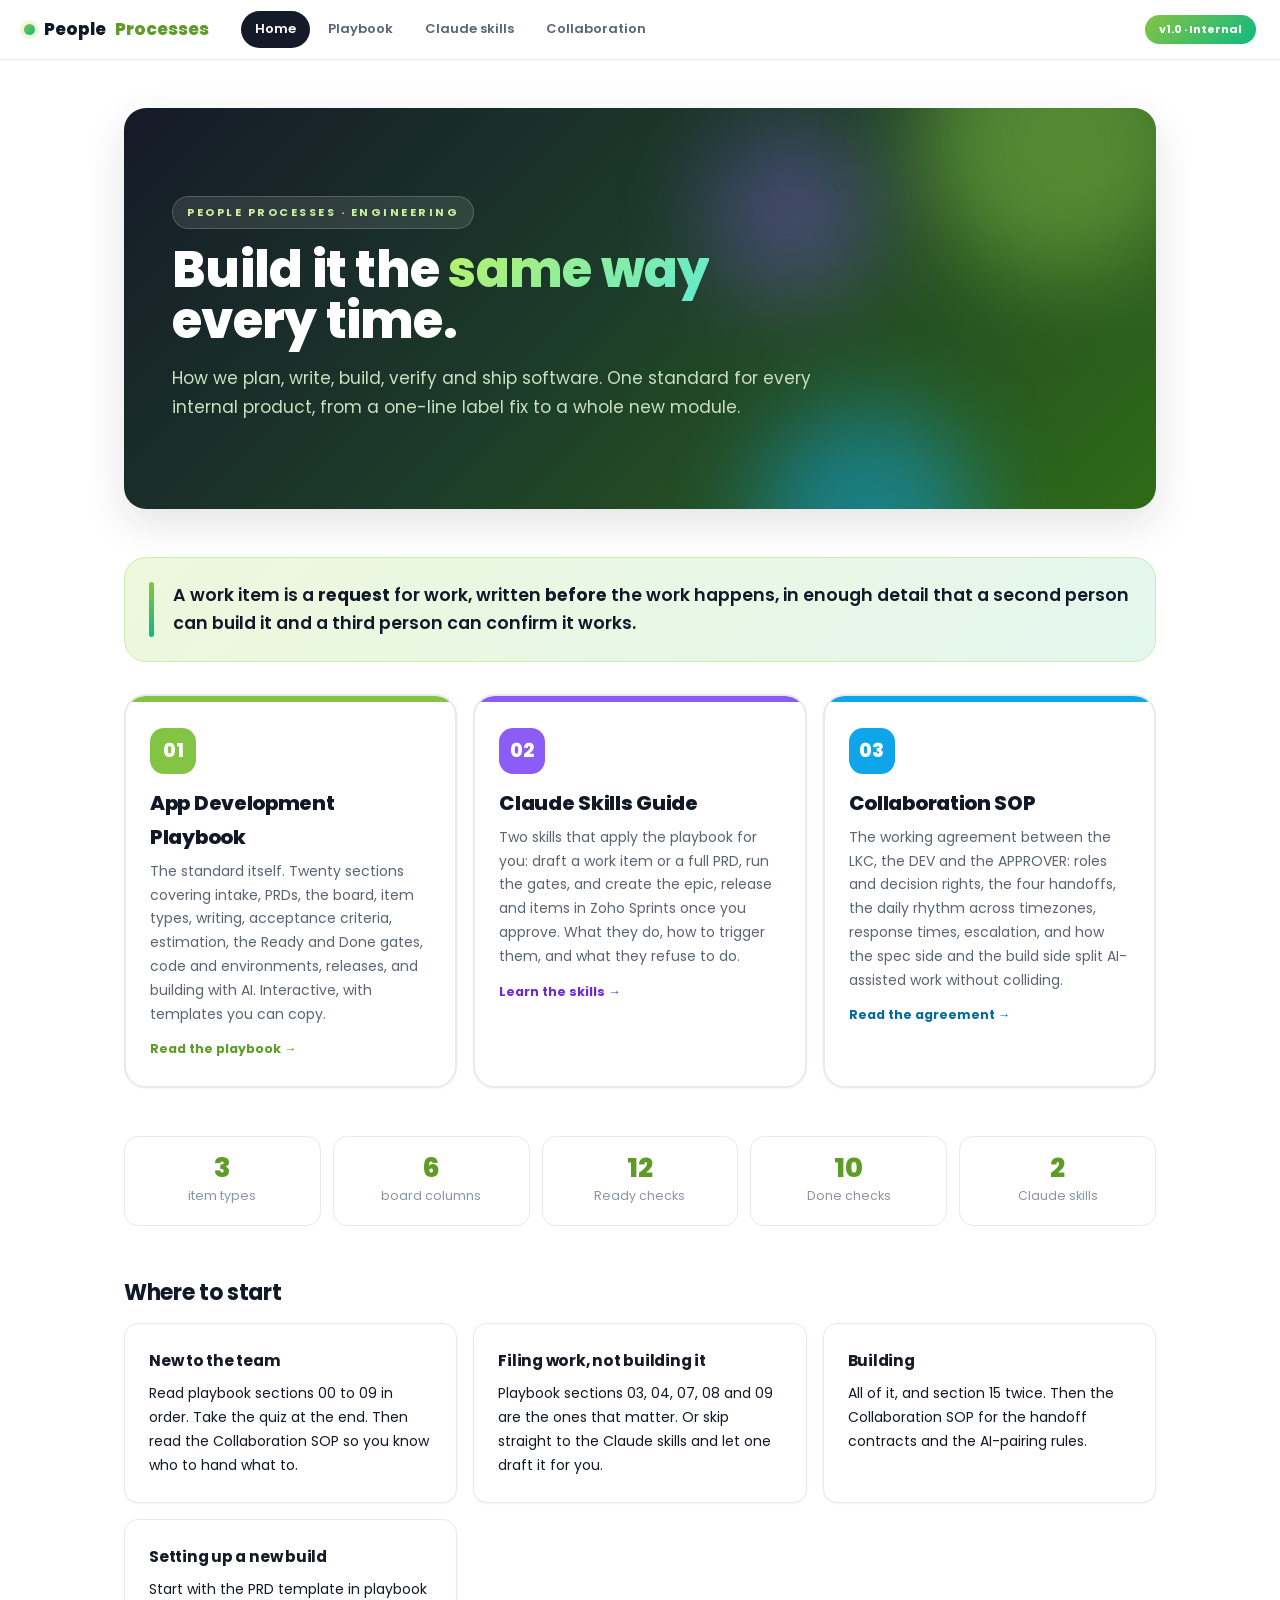
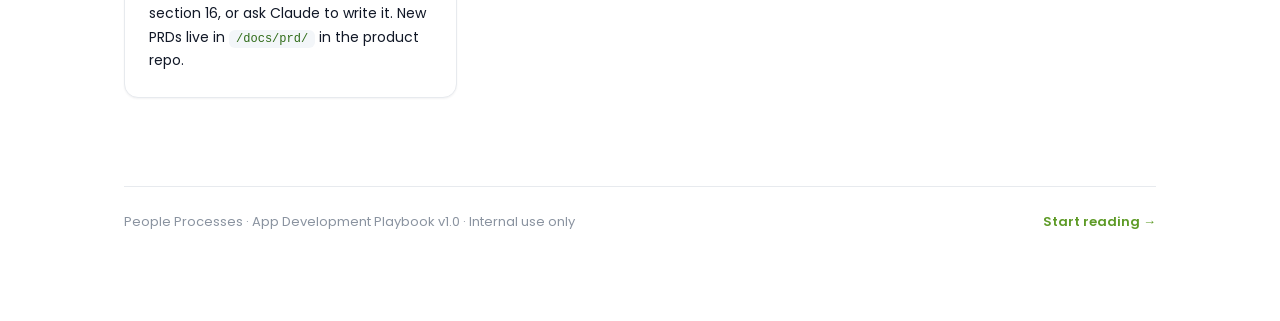
<file: index.html>
<!DOCTYPE html>
<html lang="en">
<head>
<meta charset="utf-8">
<meta name="viewport" content="width=device-width, initial-scale=1">
<title>Engineering Docs · People Processes</title>
<meta name="description" content="How People Processes plans, writes, builds, verifies and ships software.">
<link rel="preconnect" href="https://fonts.googleapis.com">
<link rel="preconnect" href="https://fonts.gstatic.com" crossorigin>
<link href="https://fonts.googleapis.com/css2?family=Poppins:wght@400;500;600;700;800&display=swap" rel="stylesheet">
<link rel="stylesheet" href="assets/site.css">
</head>
<body>

<div class="topbar">
  <div class="brand"><span class="dot"></span>People<span>Processes</span></div>
  <nav class="sitenav">
    <a href="index.html" class="here">Home</a>
    <a href="playbook.html">Playbook</a>
    <a href="skills.html">Claude skills</a>
    <a href="collaboration.html">Collaboration</a>
  </nav>
  <div class="chip-v">v1.0 · Internal</div>
</div>

<div class="landing">

  <div class="lhero">
    <div class="blob b1"></div><div class="blob b2"></div><div class="blob b3"></div>
    <div class="z">
      <span class="kicker">People Processes · Engineering</span>
      <h1>Build it the <em>same way</em><br>every time.</h1>
      <p>How we plan, write, build, verify and ship software. One standard for every internal
      product, from a one-line label fix to a whole new module.</p>
    </div>
  </div>

  <p class="creed">A work item is a <b>request</b> for work, written <b>before</b> the work happens,
  in enough detail that a second person can build it and a third person can confirm it works.</p>

  <div class="cardgrid">
    <a class="bigcard" href="playbook.html" style="--acc:var(--lime);--acc-d:var(--lime-d)">
      <div class="ic">01</div>
      <h3>App Development Playbook</h3>
      <p>The standard itself. Twenty sections covering intake, PRDs, the board, item types, writing,
      acceptance criteria, estimation, the Ready and Done gates, code and environments, releases, and
      building with AI. Interactive, with templates you can copy.</p>
      <span class="go">Read the playbook &#8594;</span>
    </a>

    <a class="bigcard" href="skills.html" style="--acc:var(--violet);--acc-d:#6D28D9">
      <div class="ic">02</div>
      <h3>Claude Skills Guide</h3>
      <p>Two skills that apply the playbook for you: draft a work item or a full PRD, run the gates,
      and create the epic, release and items in Zoho Sprints once you approve. What they do, how to
      trigger them, and what they refuse to do.</p>
      <span class="go">Learn the skills &#8594;</span>
    </a>

    <a class="bigcard" href="collaboration.html" style="--acc:var(--cyan);--acc-d:#0369A1">
      <div class="ic">03</div>
      <h3>Collaboration SOP</h3>
      <p>The working agreement between the LKC, the DEV and the APPROVER: roles and decision rights,
      the four handoffs, the daily rhythm across timezones, response times, escalation, and how the
      spec side and the build side split AI-assisted work without colliding.</p>
      <span class="go">Read the agreement &#8594;</span>
    </a>
  </div>

  <div class="stats">
    <div class="stat"><b>3</b><span>item types</span></div>
    <div class="stat"><b>6</b><span>board columns</span></div>
    <div class="stat"><b>12</b><span>Ready checks</span></div>
    <div class="stat"><b>10</b><span>Done checks</span></div>
    <div class="stat"><b>2</b><span>Claude skills</span></div>
  </div>

  <h3 style="font-size:22px;margin-bottom:var(--s3)">Where to start</h3>
  <div class="grid2">
    <div class="card">
      <h4>New to the team</h4>
      <p style="font-size:14px;margin:0">Read playbook sections 00 to 09 in order. Take the quiz at
      the end. Then read the Collaboration SOP so you know who to hand what to.</p>
    </div>
    <div class="card">
      <h4>Filing work, not building it</h4>
      <p style="font-size:14px;margin:0">Playbook sections 03, 04, 07, 08 and 09 are the ones that
      matter. Or skip straight to the Claude skills and let one draft it for you.</p>
    </div>
    <div class="card">
      <h4>Building</h4>
      <p style="font-size:14px;margin:0">All of it, and section 15 twice. Then the Collaboration SOP
      for the handoff contracts and the AI-pairing rules.</p>
    </div>
    <div class="card">
      <h4>Setting up a new build</h4>
      <p style="font-size:14px;margin:0">Start with the PRD template in playbook section 16, or ask
      Claude to write it. New PRDs live in <code>/docs/prd/</code> in the product repo.</p>
    </div>
  </div>

  <div class="pagefoot">
    <span>People Processes · App Development Playbook v1.0 · Internal use only</span>
    <a href="playbook.html">Start reading &#8594;</a>
  </div>
</div>

<script src="assets/site.js"></script>
</body>
</html>
</file>
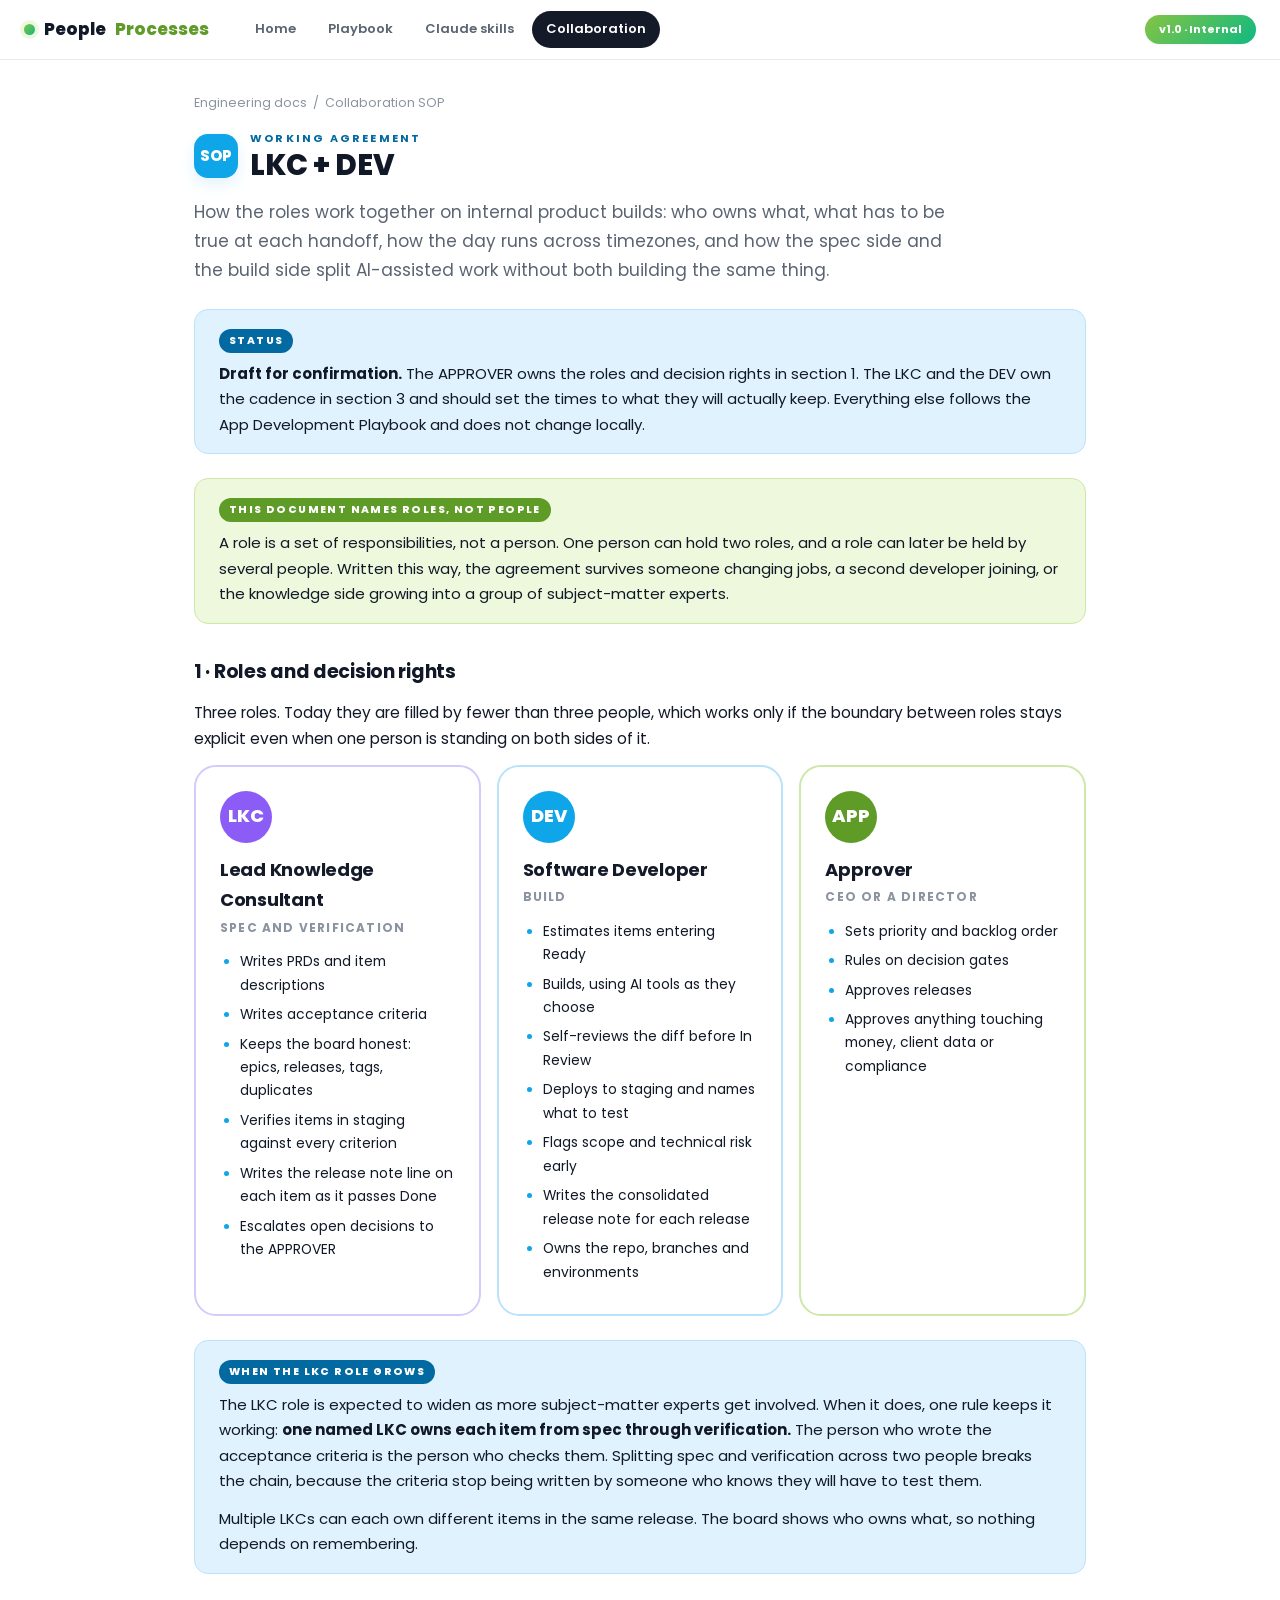
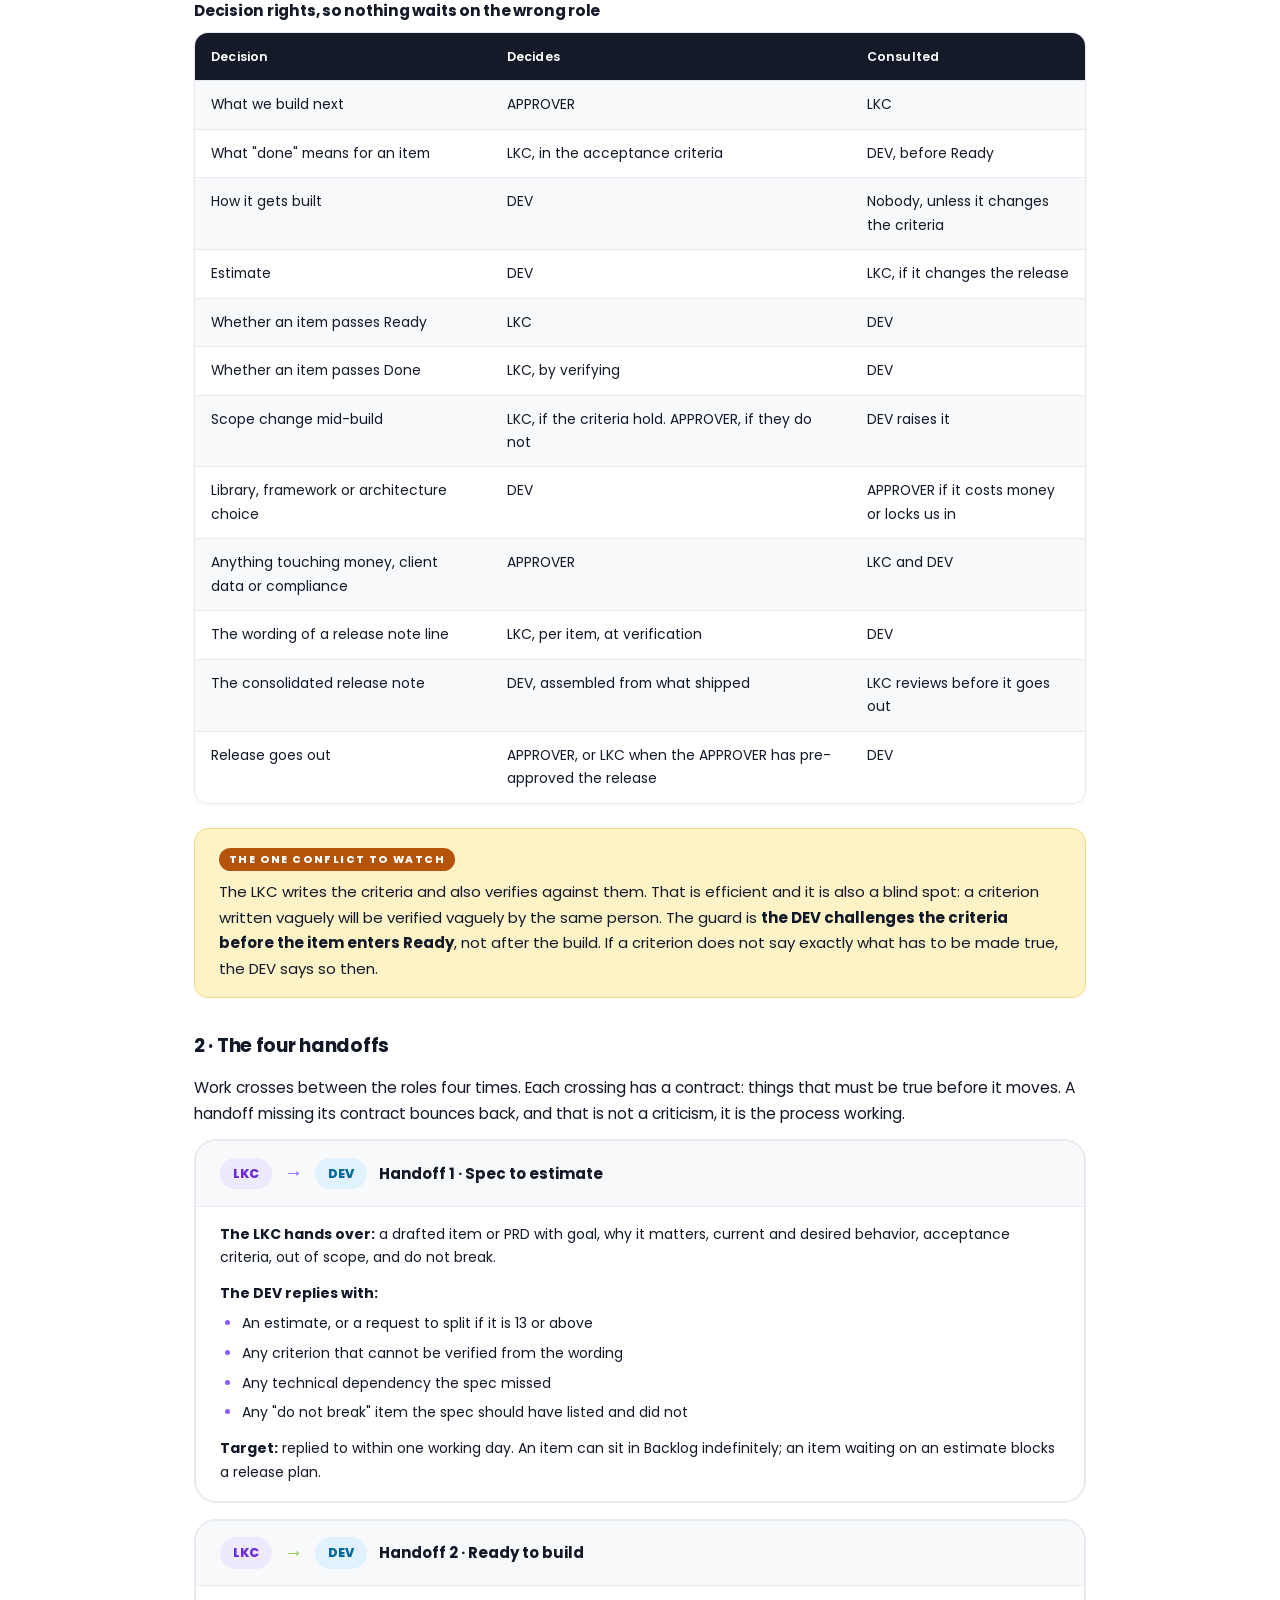
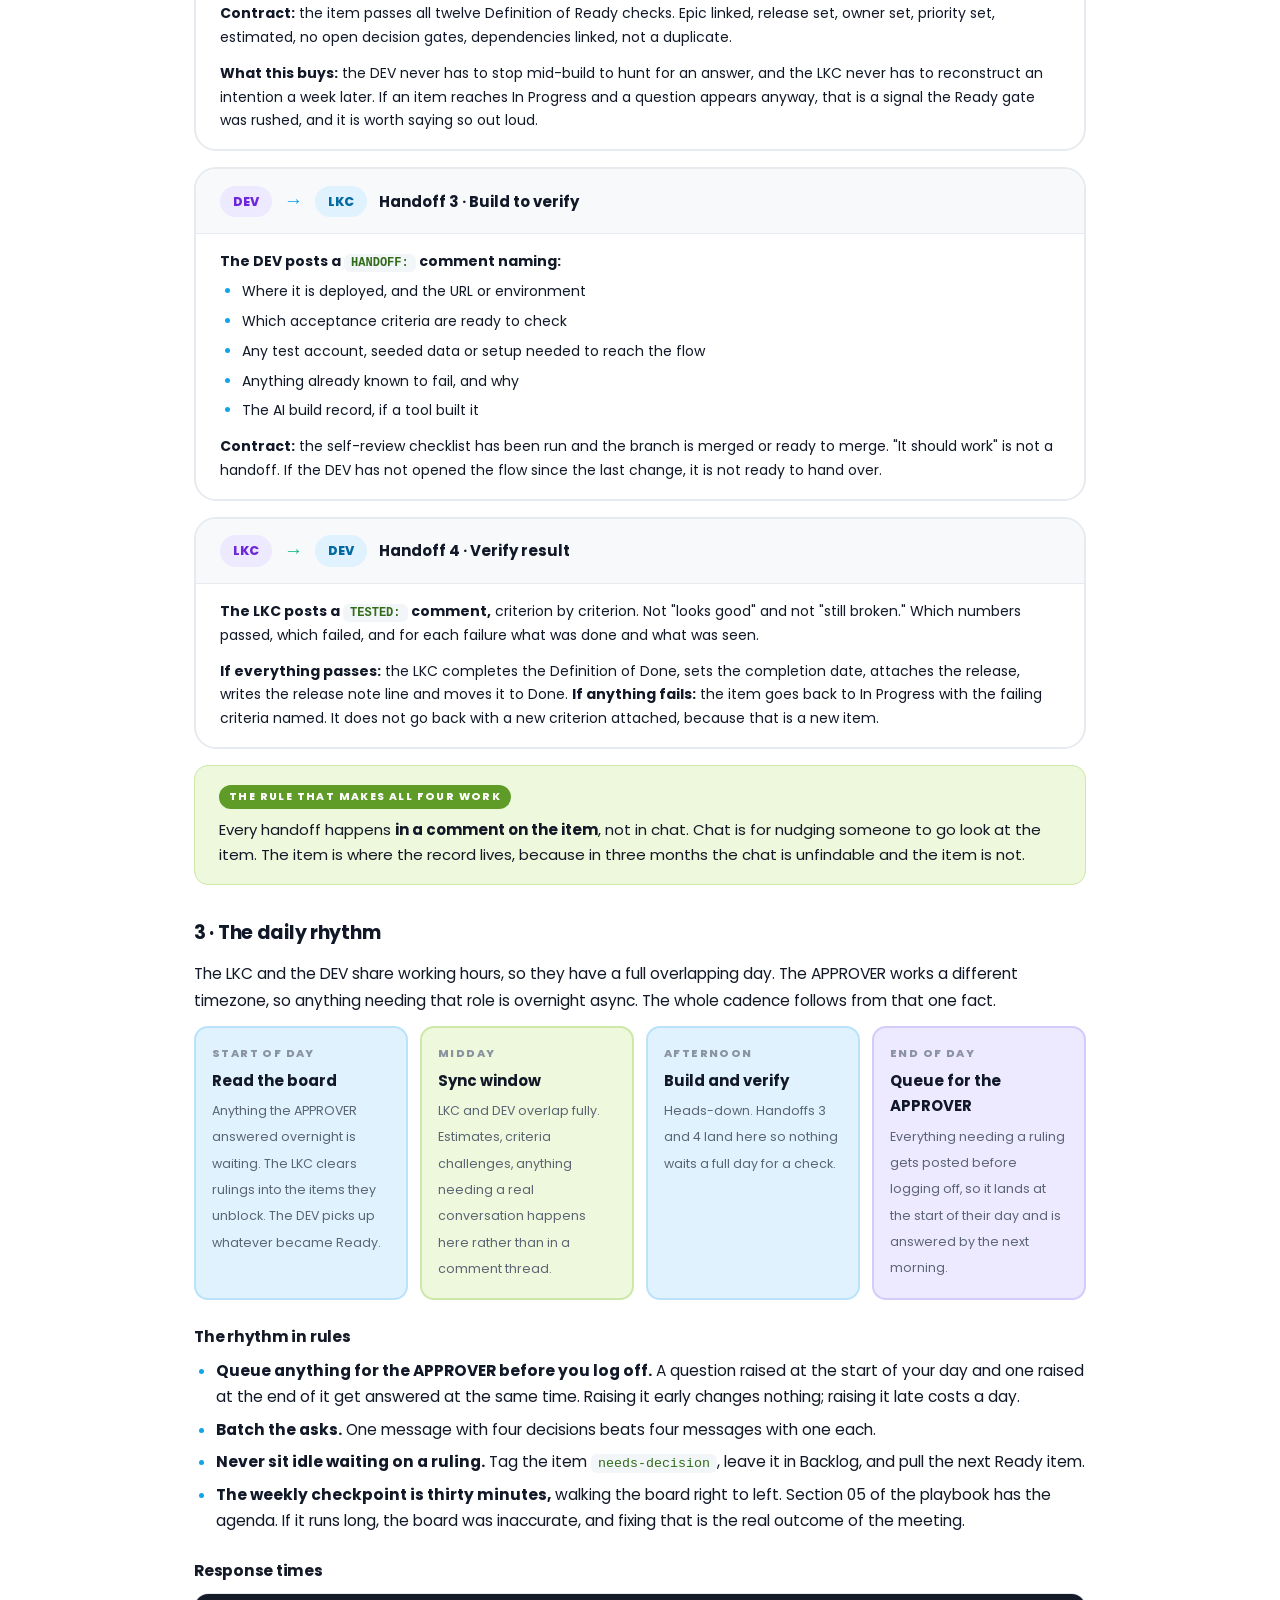
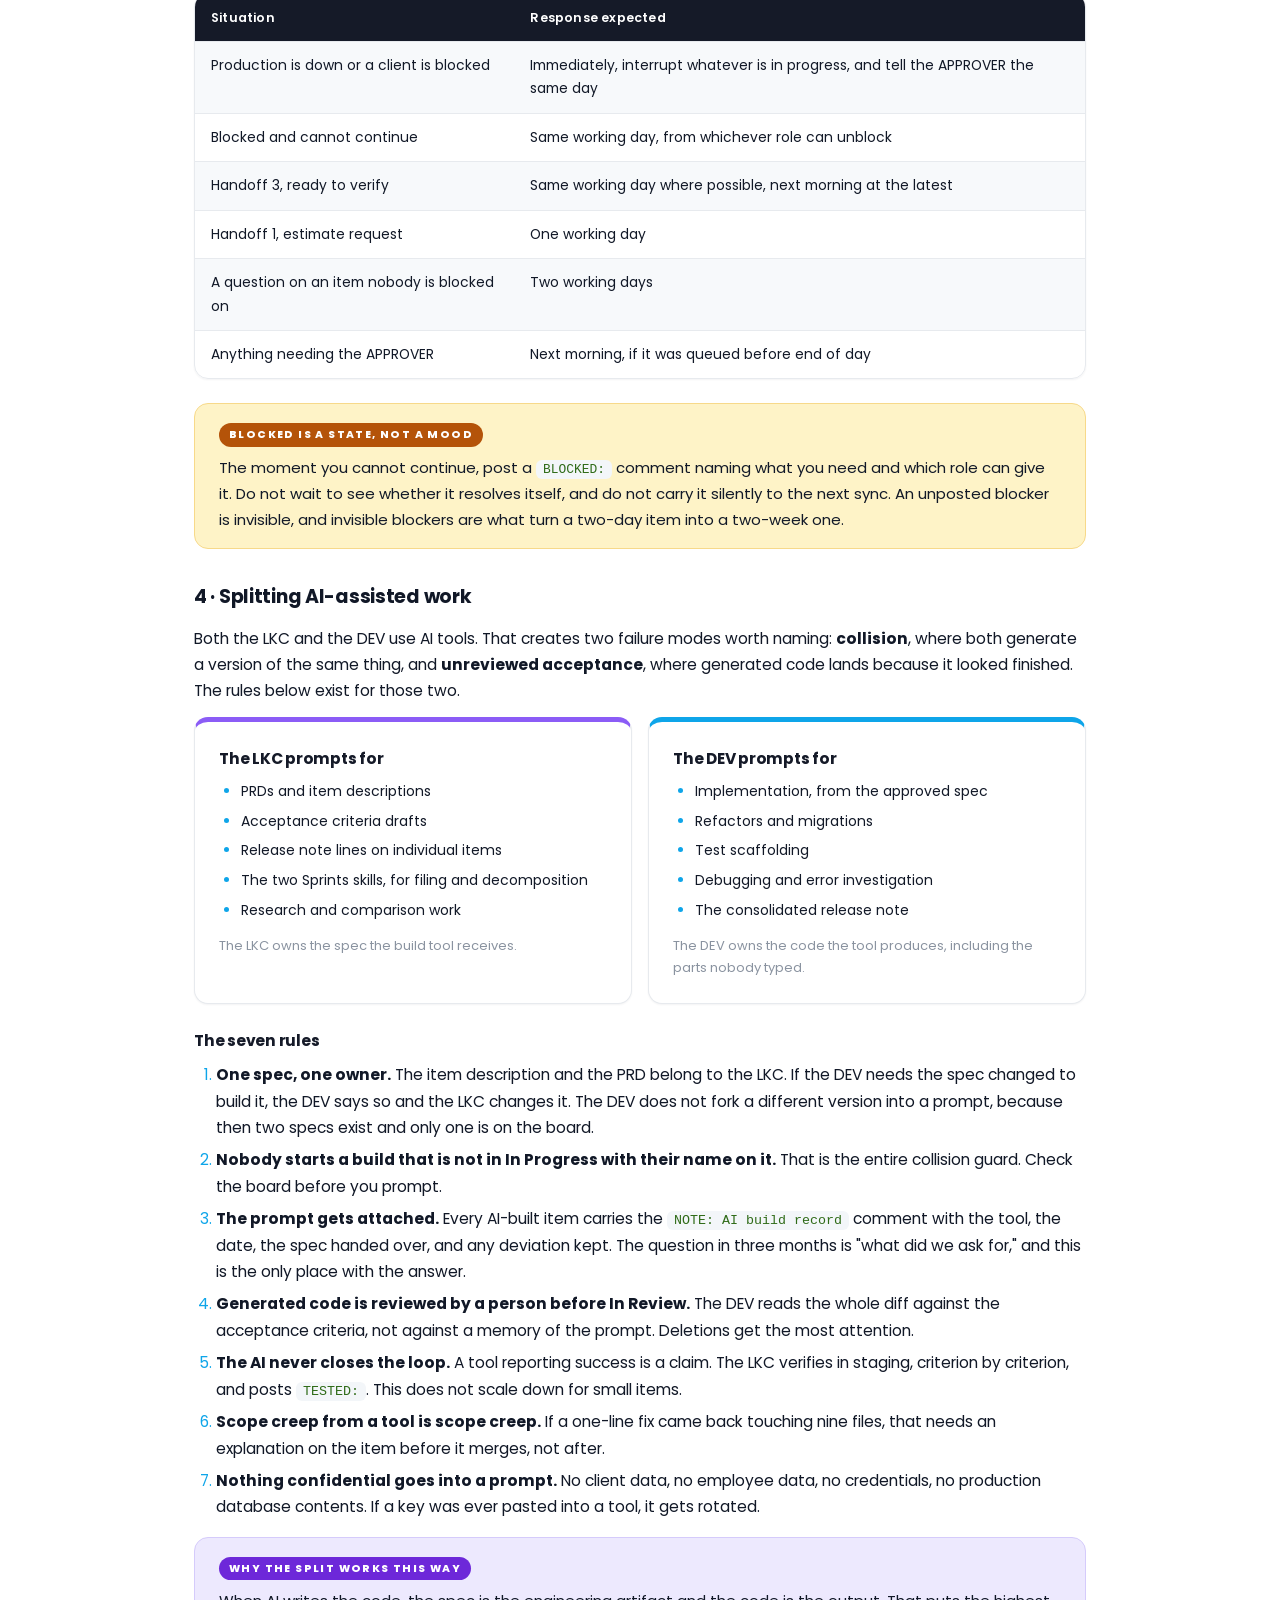
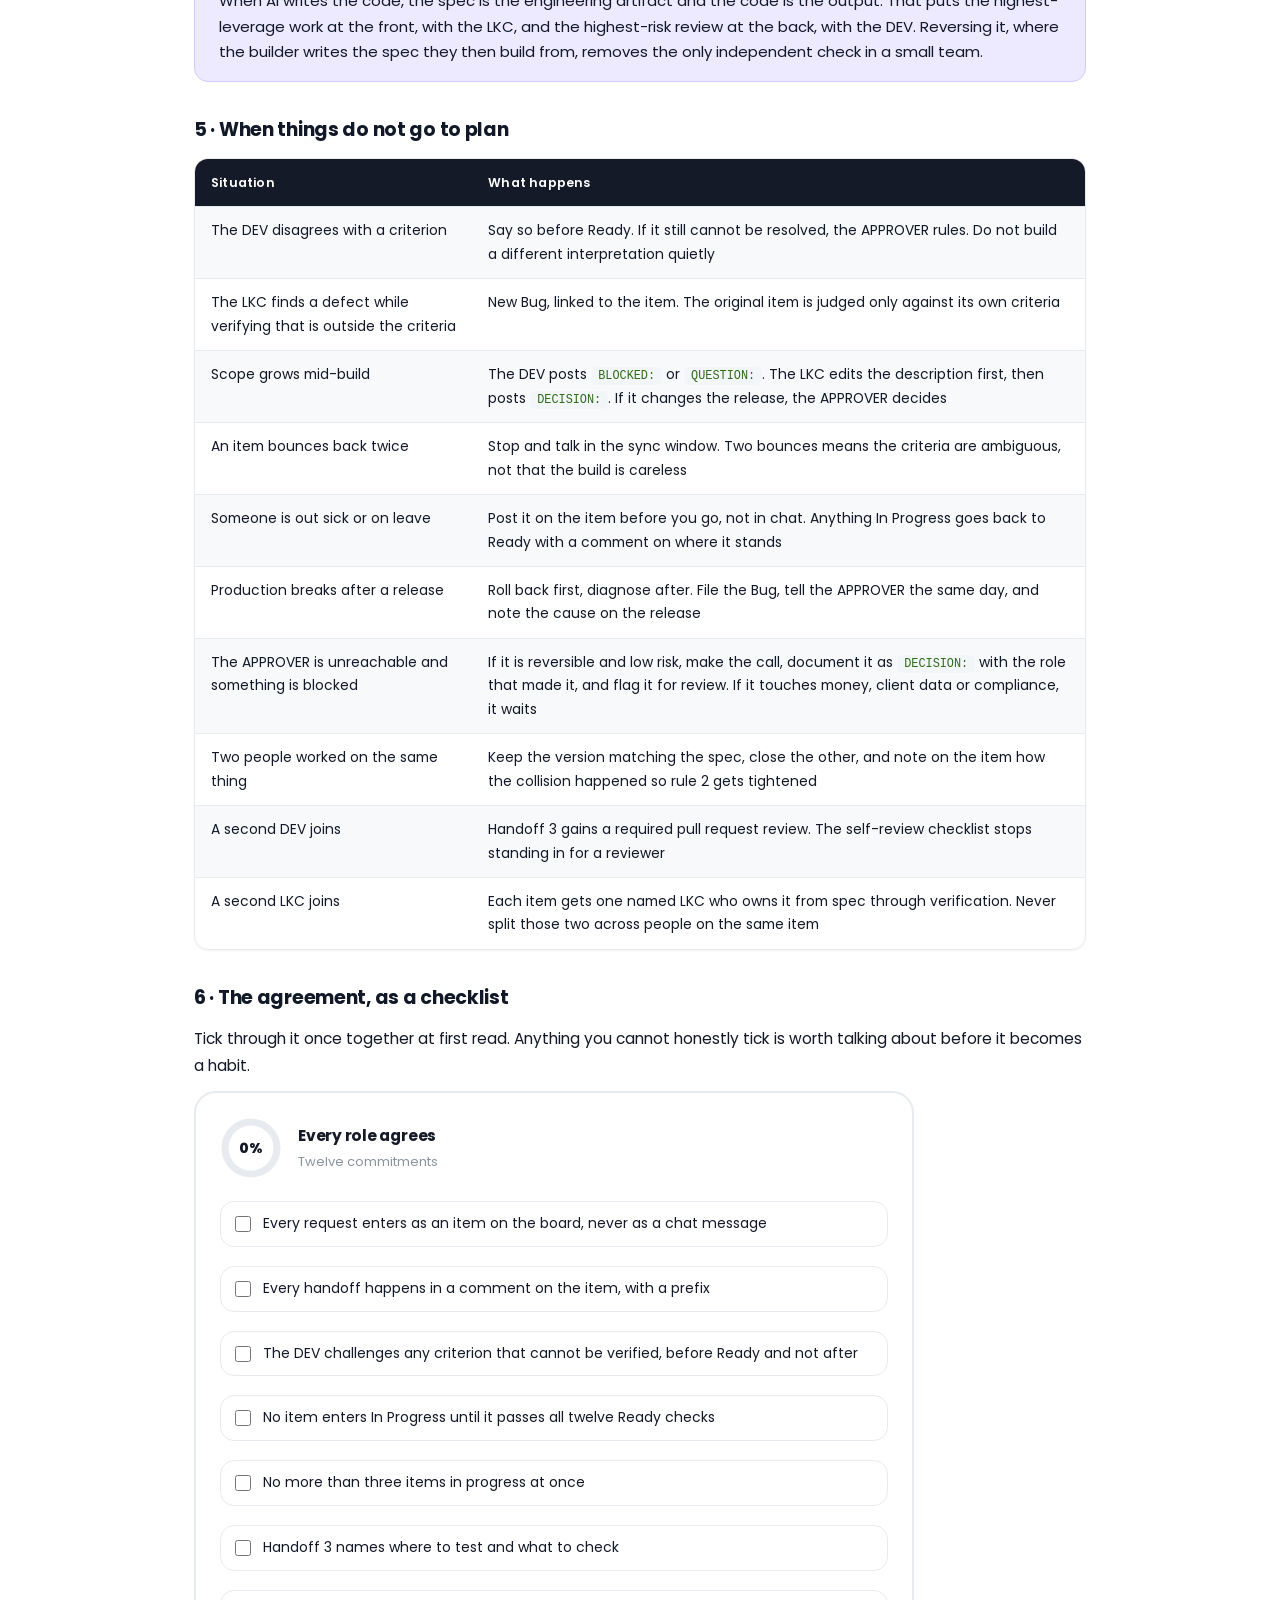
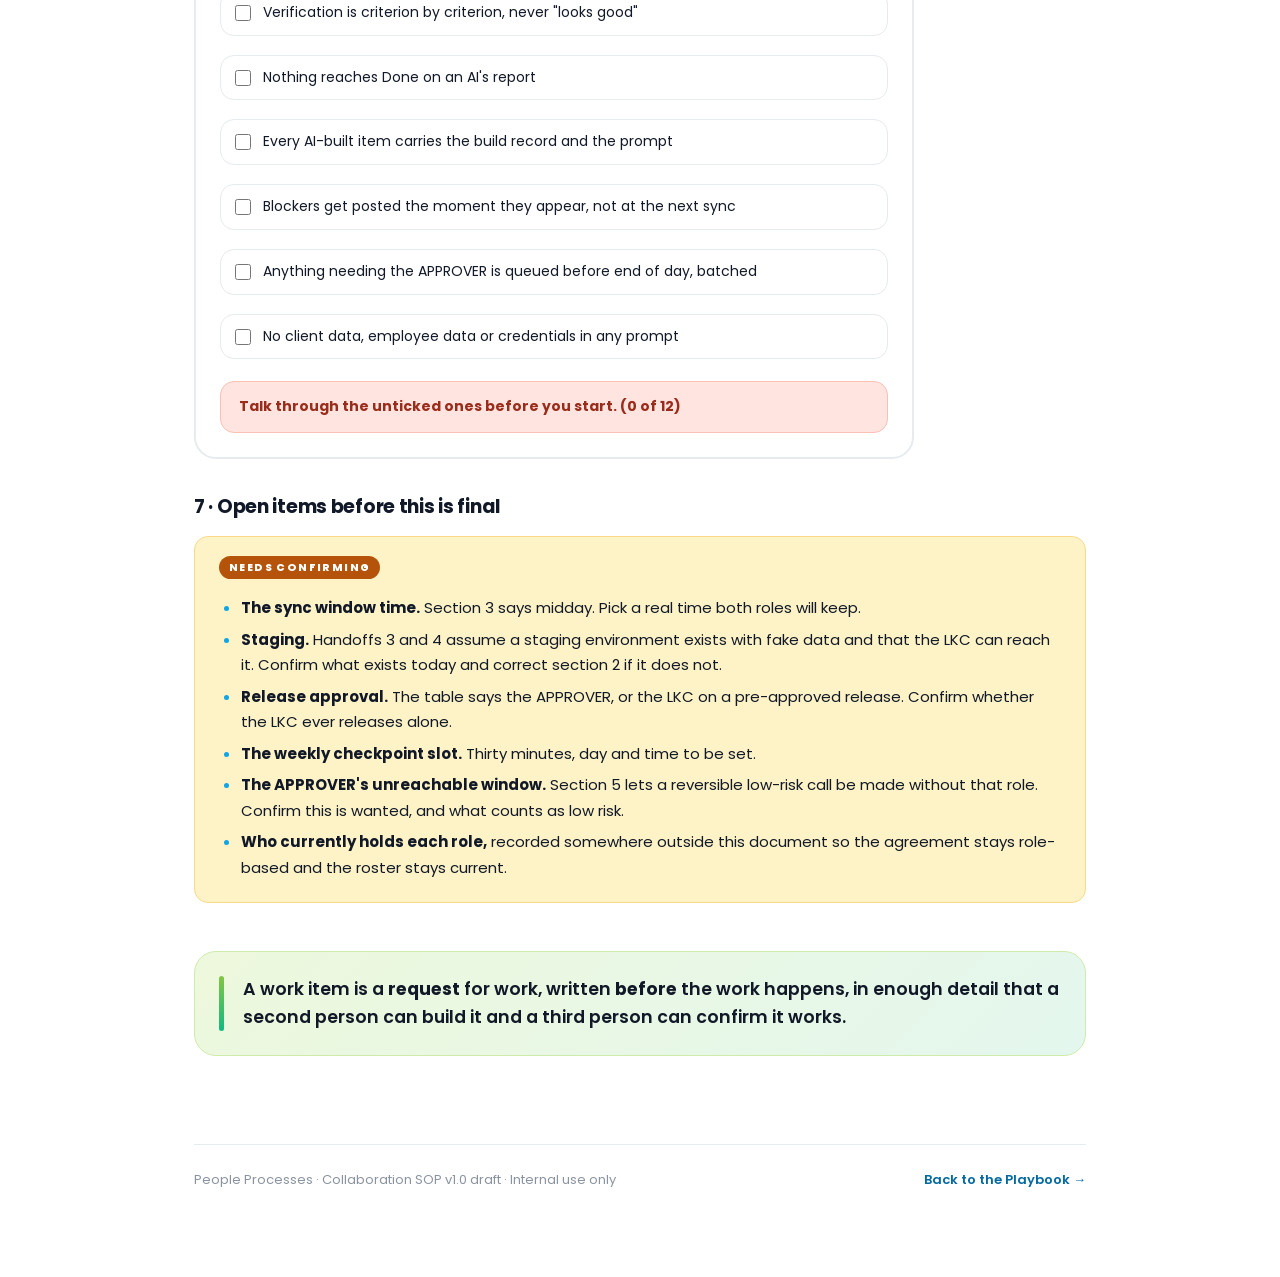
<file: collaboration.html>
<!DOCTYPE html>
<html lang="en">
<head>
<meta charset="utf-8">
<meta name="viewport" content="width=device-width, initial-scale=1">
<title>Collaboration SOP · People Processes</title>
<meta name="description" content="The working agreement between the LKC, the DEV and the APPROVER: roles, handoffs, async cadence, escalation and AI-pairing rules.">
<link rel="preconnect" href="https://fonts.googleapis.com">
<link rel="preconnect" href="https://fonts.gstatic.com" crossorigin>
<link href="https://fonts.googleapis.com/css2?family=Poppins:wght@400;500;600;700;800&display=swap" rel="stylesheet">
<link rel="stylesheet" href="assets/site.css">
</head>
<body>

<div id="bar"></div>
<div id="confetti"></div>

<div class="topbar">
  <div class="brand"><span class="dot"></span>People<span>Processes</span></div>
  <nav class="sitenav">
    <a href="index.html">Home</a>
    <a href="playbook.html">Playbook</a>
    <a href="skills.html">Claude skills</a>
    <a href="collaboration.html" class="here">Collaboration</a>
  </nav>
  <div class="chip-v">v1.0 · Internal</div>
</div>

<div class="docwrap" style="--acc:var(--cyan);--acc-l:var(--cyan-l);--acc-d:#0369A1">
  <div class="crumb"><a href="index.html">Engineering docs</a> &nbsp;/&nbsp; Collaboration SOP</div>

  <div class="sechead">
    <div class="secnum">SOP</div>
    <div><div class="sectag">Working agreement</div><h2>LKC + DEV</h2></div>
  </div>

  <p class="lead">How the roles work together on internal product builds: who owns what, what has to
  be true at each handoff, how the day runs across timezones, and how the spec side and the build side
  split AI-assisted work without both building the same thing.</p>

  <div class="callout c-info">
    <span class="tag">Status</span>
    <p><b>Draft for confirmation.</b> The APPROVER owns the roles and decision rights in section 1.
    The LKC and the DEV own the cadence in section 3 and should set the times to what they will
    actually keep. Everything else follows the App Development Playbook and does not change locally.</p>
  </div>

  <div class="callout c-tip">
    <span class="tag">This document names roles, not people</span>
    <p>A role is a set of responsibilities, not a person. One person can hold two roles, and a role can
    later be held by several people. Written this way, the agreement survives someone changing jobs,
    a second developer joining, or the knowledge side growing into a group of subject-matter experts.</p>
  </div>

  <!-- ═══ 1 ROLES ═══ -->
  <h3>1 · Roles and decision rights</h3>
  <p>Three roles. Today they are filled by fewer than three people, which works only if the boundary
  between roles stays explicit even when one person is standing on both sides of it.</p>

  <div class="roles">
    <div class="role r-d">
      <div class="av">LKC</div>
      <h4>Lead Knowledge Consultant</h4>
      <div class="who">Spec and verification</div>
      <ul>
        <li>Writes PRDs and item descriptions</li>
        <li>Writes acceptance criteria</li>
        <li>Keeps the board honest: epics, releases, tags, duplicates</li>
        <li>Verifies items in staging against every criterion</li>
        <li>Writes the release note line on each item as it passes Done</li>
        <li>Escalates open decisions to the APPROVER</li>
      </ul>
    </div>
    <div class="role r-l">
      <div class="av">DEV</div>
      <h4>Software Developer</h4>
      <div class="who">Build</div>
      <ul>
        <li>Estimates items entering Ready</li>
        <li>Builds, using AI tools as they choose</li>
        <li>Self-reviews the diff before In Review</li>
        <li>Deploys to staging and names what to test</li>
        <li>Flags scope and technical risk early</li>
        <li>Writes the consolidated release note for each release</li>
        <li>Owns the repo, branches and environments</li>
      </ul>
    </div>
    <div class="role r-r">
      <div class="av">APP</div>
      <h4>Approver</h4>
      <div class="who">CEO or a Director</div>
      <ul>
        <li>Sets priority and backlog order</li>
        <li>Rules on decision gates</li>
        <li>Approves releases</li>
        <li>Approves anything touching money, client data or compliance</li>
      </ul>
    </div>
  </div>

  <div class="callout c-info">
    <span class="tag">When the LKC role grows</span>
    <p>The LKC role is expected to widen as more subject-matter experts get involved. When it does, one
    rule keeps it working: <b>one named LKC owns each item from spec through verification.</b> The
    person who wrote the acceptance criteria is the person who checks them. Splitting spec and
    verification across two people breaks the chain, because the criteria stop being written by
    someone who knows they will have to test them.</p>
    <p style="margin-bottom:0">Multiple LKCs can each own different items in the same release. The
    board shows who owns what, so nothing depends on remembering.</p>
  </div>

  <h4>Decision rights, so nothing waits on the wrong role</h4>
  <div class="tablewrap"><table>
    <tr><th>Decision</th><th>Decides</th><th>Consulted</th></tr>
    <tr><td>What we build next</td><td>APPROVER</td><td>LKC</td></tr>
    <tr><td>What "done" means for an item</td><td>LKC, in the acceptance criteria</td><td>DEV, before Ready</td></tr>
    <tr><td>How it gets built</td><td>DEV</td><td>Nobody, unless it changes the criteria</td></tr>
    <tr><td>Estimate</td><td>DEV</td><td>LKC, if it changes the release</td></tr>
    <tr><td>Whether an item passes Ready</td><td>LKC</td><td>DEV</td></tr>
    <tr><td>Whether an item passes Done</td><td>LKC, by verifying</td><td>DEV</td></tr>
    <tr><td>Scope change mid-build</td><td>LKC, if the criteria hold. APPROVER, if they do not</td><td>DEV raises it</td></tr>
    <tr><td>Library, framework or architecture choice</td><td>DEV</td><td>APPROVER if it costs money or locks us in</td></tr>
    <tr><td>Anything touching money, client data or compliance</td><td>APPROVER</td><td>LKC and DEV</td></tr>
    <tr><td>The wording of a release note line</td><td>LKC, per item, at verification</td><td>DEV</td></tr>
    <tr><td>The consolidated release note</td><td>DEV, assembled from what shipped</td><td>LKC reviews before it goes out</td></tr>
    <tr><td>Release goes out</td><td>APPROVER, or LKC when the APPROVER has pre-approved the release</td><td>DEV</td></tr>
  </table></div>

  <div class="callout c-warn">
    <span class="tag">The one conflict to watch</span>
    <p>The LKC writes the criteria and also verifies against them. That is efficient and it is also a
    blind spot: a criterion written vaguely will be verified vaguely by the same person. The guard is
    <b>the DEV challenges the criteria before the item enters Ready</b>, not after the build. If a
    criterion does not say exactly what has to be made true, the DEV says so then.</p>
  </div>

  <!-- ═══ 2 HANDOFFS ═══ -->
  <h3>2 · The four handoffs</h3>
  <p>Work crosses between the roles four times. Each crossing has a contract: things that must be true
  before it moves. A handoff missing its contract bounces back, and that is not a criticism, it is the
  process working.</p>

  <div class="handoff" style="--acc:var(--violet)">
    <div class="hh"><span class="from">LKC</span><span class="ar">&#8594;</span><span class="to">DEV</span>
      <b>Handoff 1 · Spec to estimate</b></div>
    <div class="hb">
      <p style="font-size:14px"><b>The LKC hands over:</b> a drafted item or PRD with goal, why it
      matters, current and desired behavior, acceptance criteria, out of scope, and do not break.</p>
      <p style="font-size:14px;margin-bottom:6px"><b>The DEV replies with:</b></p>
      <ul style="font-size:14px;margin:0">
        <li>An estimate, or a request to split if it is 13 or above</li>
        <li>Any criterion that cannot be verified from the wording</li>
        <li>Any technical dependency the spec missed</li>
        <li>Any "do not break" item the spec should have listed and did not</li>
      </ul>
      <p style="font-size:14px;margin:var(--s3) 0 0"><b>Target:</b> replied to within one working day.
      An item can sit in Backlog indefinitely; an item waiting on an estimate blocks a release plan.</p>
    </div>
  </div>

  <div class="handoff" style="--acc:var(--lime)">
    <div class="hh"><span class="from">LKC</span><span class="ar">&#8594;</span><span class="to">DEV</span>
      <b>Handoff 2 · Ready to build</b></div>
    <div class="hb">
      <p style="font-size:14px"><b>Contract:</b> the item passes all twelve Definition of Ready checks.
      Epic linked, release set, owner set, priority set, estimated, no open decision gates,
      dependencies linked, not a duplicate.</p>
      <p style="font-size:14px;margin:0"><b>What this buys:</b> the DEV never has to stop mid-build to
      hunt for an answer, and the LKC never has to reconstruct an intention a week later. If an item
      reaches In Progress and a question appears anyway, that is a signal the Ready gate was rushed,
      and it is worth saying so out loud.</p>
    </div>
  </div>

  <div class="handoff" style="--acc:var(--cyan)">
    <div class="hh"><span class="from">DEV</span><span class="ar">&#8594;</span><span class="to">LKC</span>
      <b>Handoff 3 · Build to verify</b></div>
    <div class="hb">
      <p style="font-size:14px;margin-bottom:6px"><b>The DEV posts a <code>HANDOFF:</code> comment
      naming:</b></p>
      <ul style="font-size:14px;margin:0">
        <li>Where it is deployed, and the URL or environment</li>
        <li>Which acceptance criteria are ready to check</li>
        <li>Any test account, seeded data or setup needed to reach the flow</li>
        <li>Anything already known to fail, and why</li>
        <li>The AI build record, if a tool built it</li>
      </ul>
      <p style="font-size:14px;margin:var(--s3) 0 0"><b>Contract:</b> the self-review checklist has
      been run and the branch is merged or ready to merge. "It should work" is not a handoff. If the
      DEV has not opened the flow since the last change, it is not ready to hand over.</p>
    </div>
  </div>

  <div class="handoff" style="--acc:var(--mint)">
    <div class="hh"><span class="from">LKC</span><span class="ar">&#8594;</span><span class="to">DEV</span>
      <b>Handoff 4 · Verify result</b></div>
    <div class="hb">
      <p style="font-size:14px"><b>The LKC posts a <code>TESTED:</code> comment,</b> criterion by
      criterion. Not "looks good" and not "still broken." Which numbers passed, which failed, and for
      each failure what was done and what was seen.</p>
      <p style="font-size:14px;margin:0"><b>If everything passes:</b> the LKC completes the Definition
      of Done, sets the completion date, attaches the release, writes the release note line and moves
      it to Done. <b>If anything fails:</b> the item goes back to In Progress with the failing criteria
      named. It does not go back with a new criterion attached, because that is a new item.</p>
    </div>
  </div>

  <div class="callout c-tip">
    <span class="tag">The rule that makes all four work</span>
    <p>Every handoff happens <b>in a comment on the item</b>, not in chat. Chat is for nudging someone
    to go look at the item. The item is where the record lives, because in three months the chat is
    unfindable and the item is not.</p>
  </div>

  <!-- ═══ 3 CADENCE ═══ -->
  <h3>3 · The daily rhythm</h3>
  <p>The LKC and the DEV share working hours, so they have a full overlapping day. The APPROVER works
  a different timezone, so anything needing that role is overnight async. The whole cadence follows
  from that one fact.</p>

  <div class="clock">
    <div class="slot ph">
      <div class="t">START OF DAY</div>
      <b>Read the board</b>
      <small>Anything the APPROVER answered overnight is waiting. The LKC clears rulings into the items
      they unblock. The DEV picks up whatever became Ready.</small>
    </div>
    <div class="slot ov">
      <div class="t">MIDDAY</div>
      <b>Sync window</b>
      <small>LKC and DEV overlap fully. Estimates, criteria challenges, anything needing a real
      conversation happens here rather than in a comment thread.</small>
    </div>
    <div class="slot ph">
      <div class="t">AFTERNOON</div>
      <b>Build and verify</b>
      <small>Heads-down. Handoffs 3 and 4 land here so nothing waits a full day for a check.</small>
    </div>
    <div class="slot us">
      <div class="t">END OF DAY</div>
      <b>Queue for the APPROVER</b>
      <small>Everything needing a ruling gets posted before logging off, so it lands at the start of
      their day and is answered by the next morning.</small>
    </div>
  </div>

  <h4>The rhythm in rules</h4>
  <ul>
    <li><b>Queue anything for the APPROVER before you log off.</b> A question raised at the start of
    your day and one raised at the end of it get answered at the same time. Raising it early changes
    nothing; raising it late costs a day.</li>
    <li><b>Batch the asks.</b> One message with four decisions beats four messages with one each.</li>
    <li><b>Never sit idle waiting on a ruling.</b> Tag the item <code>needs-decision</code>, leave it
    in Backlog, and pull the next Ready item.</li>
    <li><b>The weekly checkpoint is thirty minutes,</b> walking the board right to left. Section 05 of
    the playbook has the agenda. If it runs long, the board was inaccurate, and fixing that is the real
    outcome of the meeting.</li>
  </ul>

  <h4>Response times</h4>
  <div class="tablewrap"><table>
    <tr><th>Situation</th><th>Response expected</th></tr>
    <tr><td>Production is down or a client is blocked</td><td>Immediately, interrupt whatever is in progress, and tell the APPROVER the same day</td></tr>
    <tr><td>Blocked and cannot continue</td><td>Same working day, from whichever role can unblock</td></tr>
    <tr><td>Handoff 3, ready to verify</td><td>Same working day where possible, next morning at the latest</td></tr>
    <tr><td>Handoff 1, estimate request</td><td>One working day</td></tr>
    <tr><td>A question on an item nobody is blocked on</td><td>Two working days</td></tr>
    <tr><td>Anything needing the APPROVER</td><td>Next morning, if it was queued before end of day</td></tr>
  </table></div>

  <div class="callout c-warn">
    <span class="tag">Blocked is a state, not a mood</span>
    <p>The moment you cannot continue, post a <code>BLOCKED:</code> comment naming what you need and
    which role can give it. Do not wait to see whether it resolves itself, and do not carry it silently
    to the next sync. An unposted blocker is invisible, and invisible blockers are what turn a two-day
    item into a two-week one.</p>
  </div>

  <!-- ═══ 4 AI PAIRING ═══ -->
  <h3>4 · Splitting AI-assisted work</h3>
  <p>Both the LKC and the DEV use AI tools. That creates two failure modes worth naming:
  <b>collision</b>, where both generate a version of the same thing, and <b>unreviewed acceptance</b>,
  where generated code lands because it looked finished. The rules below exist for those two.</p>

  <div class="grid2">
    <div class="card" style="border-top:5px solid var(--violet)">
      <h4>The LKC prompts for</h4>
      <ul style="margin:0;font-size:14px">
        <li>PRDs and item descriptions</li>
        <li>Acceptance criteria drafts</li>
        <li>Release note lines on individual items</li>
        <li>The two Sprints skills, for filing and decomposition</li>
        <li>Research and comparison work</li>
      </ul>
      <p style="margin:var(--s3) 0 0;font-size:13px;color:var(--muted)">The LKC owns the spec the build
      tool receives.</p>
    </div>
    <div class="card" style="border-top:5px solid var(--cyan)">
      <h4>The DEV prompts for</h4>
      <ul style="margin:0;font-size:14px">
        <li>Implementation, from the approved spec</li>
        <li>Refactors and migrations</li>
        <li>Test scaffolding</li>
        <li>Debugging and error investigation</li>
        <li>The consolidated release note</li>
      </ul>
      <p style="margin:var(--s3) 0 0;font-size:13px;color:var(--muted)">The DEV owns the code the tool
      produces, including the parts nobody typed.</p>
    </div>
  </div>

  <h4>The seven rules</h4>
  <ol>
    <li><b>One spec, one owner.</b> The item description and the PRD belong to the LKC. If the DEV needs
    the spec changed to build it, the DEV says so and the LKC changes it. The DEV does not fork a
    different version into a prompt, because then two specs exist and only one is on the board.</li>
    <li><b>Nobody starts a build that is not in In Progress with their name on it.</b> That is the
    entire collision guard. Check the board before you prompt.</li>
    <li><b>The prompt gets attached.</b> Every AI-built item carries the <code>NOTE: AI build
    record</code> comment with the tool, the date, the spec handed over, and any deviation kept. The
    question in three months is "what did we ask for," and this is the only place with the answer.</li>
    <li><b>Generated code is reviewed by a person before In Review.</b> The DEV reads the whole diff
    against the acceptance criteria, not against a memory of the prompt. Deletions get the most
    attention.</li>
    <li><b>The AI never closes the loop.</b> A tool reporting success is a claim. The LKC verifies in
    staging, criterion by criterion, and posts <code>TESTED:</code>. This does not scale down for small
    items.</li>
    <li><b>Scope creep from a tool is scope creep.</b> If a one-line fix came back touching nine files,
    that needs an explanation on the item before it merges, not after.</li>
    <li><b>Nothing confidential goes into a prompt.</b> No client data, no employee data, no
    credentials, no production database contents. If a key was ever pasted into a tool, it gets
    rotated.</li>
  </ol>

  <div class="callout c-ai">
    <span class="tag">Why the split works this way</span>
    <p>When AI writes the code, the spec is the engineering artifact and the code is the output. That
    puts the highest-leverage work at the front, with the LKC, and the highest-risk review at the back,
    with the DEV. Reversing it, where the builder writes the spec they then build from, removes the
    only independent check in a small team.</p>
  </div>

  <!-- ═══ 5 EDGE CASES ═══ -->
  <h3>5 · When things do not go to plan</h3>
  <div class="tablewrap"><table>
    <tr><th>Situation</th><th>What happens</th></tr>
    <tr><td>The DEV disagrees with a criterion</td><td>Say so before Ready. If it still cannot be resolved, the APPROVER rules. Do not build a different interpretation quietly</td></tr>
    <tr><td>The LKC finds a defect while verifying that is outside the criteria</td><td>New Bug, linked to the item. The original item is judged only against its own criteria</td></tr>
    <tr><td>Scope grows mid-build</td><td>The DEV posts <code>BLOCKED:</code> or <code>QUESTION:</code>. The LKC edits the description first, then posts <code>DECISION:</code>. If it changes the release, the APPROVER decides</td></tr>
    <tr><td>An item bounces back twice</td><td>Stop and talk in the sync window. Two bounces means the criteria are ambiguous, not that the build is careless</td></tr>
    <tr><td>Someone is out sick or on leave</td><td>Post it on the item before you go, not in chat. Anything In Progress goes back to Ready with a comment on where it stands</td></tr>
    <tr><td>Production breaks after a release</td><td>Roll back first, diagnose after. File the Bug, tell the APPROVER the same day, and note the cause on the release</td></tr>
    <tr><td>The APPROVER is unreachable and something is blocked</td><td>If it is reversible and low risk, make the call, document it as <code>DECISION:</code> with the role that made it, and flag it for review. If it touches money, client data or compliance, it waits</td></tr>
    <tr><td>Two people worked on the same thing</td><td>Keep the version matching the spec, close the other, and note on the item how the collision happened so rule 2 gets tightened</td></tr>
    <tr><td>A second DEV joins</td><td>Handoff 3 gains a required pull request review. The self-review checklist stops standing in for a reviewer</td></tr>
    <tr><td>A second LKC joins</td><td>Each item gets one named LKC who owns it from spec through verification. Never split those two across people on the same item</td></tr>
  </table></div>

  <!-- ═══ 6 CHECKLIST ═══ -->
  <h3>6 · The agreement, as a checklist</h3>
  <p>Tick through it once together at first read. Anything you cannot honestly tick is worth talking
  about before it becomes a habit.</p>

  <div class="checkblock" id="collab-block" style="max-width:720px">
    <div class="checkhead">
      <svg class="ring" width="62" height="62" viewBox="0 0 62 62" aria-hidden="true">
        <circle cx="31" cy="31" r="26" fill="none" stroke="#E7EAEE" stroke-width="7"/>
        <circle id="collab-ring" cx="31" cy="31" r="26" fill="none" stroke="#0EA5E9" stroke-width="7"
          stroke-linecap="round" stroke-dasharray="163.4" stroke-dashoffset="163.4"
          transform="rotate(-90 31 31)"/>
        <text id="collab-num" x="31" y="36" text-anchor="middle">0%</text>
      </svg>
      <div>
        <h4 style="margin:0">Every role agrees</h4>
        <p style="margin:2px 0 0;font-size:13px;color:var(--muted)">Twelve commitments</p>
      </div>
    </div>
    <ul class="checklist" data-ring="collab"
        data-pass="Agreed. This is how we work."
        data-fail="Talk through the unticked ones before you start.">
      <li><label><input type="checkbox"><span>Every request enters as an item on the board, never as a chat message</span></label></li>
      <li><label><input type="checkbox"><span>Every handoff happens in a comment on the item, with a prefix</span></label></li>
      <li><label><input type="checkbox"><span>The DEV challenges any criterion that cannot be verified, before Ready and not after</span></label></li>
      <li><label><input type="checkbox"><span>No item enters In Progress until it passes all twelve Ready checks</span></label></li>
      <li><label><input type="checkbox"><span>No more than three items in progress at once</span></label></li>
      <li><label><input type="checkbox"><span>Handoff 3 names where to test and what to check</span></label></li>
      <li><label><input type="checkbox"><span>Verification is criterion by criterion, never "looks good"</span></label></li>
      <li><label><input type="checkbox"><span>Nothing reaches Done on an AI's report</span></label></li>
      <li><label><input type="checkbox"><span>Every AI-built item carries the build record and the prompt</span></label></li>
      <li><label><input type="checkbox"><span>Blockers get posted the moment they appear, not at the next sync</span></label></li>
      <li><label><input type="checkbox"><span>Anything needing the APPROVER is queued before end of day, batched</span></label></li>
      <li><label><input type="checkbox"><span>No client data, employee data or credentials in any prompt</span></label></li>
    </ul>
    <div class="gate" id="collab-gate">Talk through the unticked ones before you start.</div>
  </div>

  <!-- ═══ 7 OPEN ═══ -->
  <h3>7 · Open items before this is final</h3>
  <div class="callout c-warn">
    <span class="tag">Needs confirming</span>
    <ul style="margin:var(--s2) 0 0">
      <li><b>The sync window time.</b> Section 3 says midday. Pick a real time both roles will keep.</li>
      <li><b>Staging.</b> Handoffs 3 and 4 assume a staging environment exists with fake data and that
      the LKC can reach it. Confirm what exists today and correct section 2 if it does not.</li>
      <li><b>Release approval.</b> The table says the APPROVER, or the LKC on a pre-approved release.
      Confirm whether the LKC ever releases alone.</li>
      <li><b>The weekly checkpoint slot.</b> Thirty minutes, day and time to be set.</li>
      <li><b>The APPROVER's unreachable window.</b> Section 5 lets a reversible low-risk call be made
      without that role. Confirm this is wanted, and what counts as low risk.</li>
      <li><b>Who currently holds each role,</b> recorded somewhere outside this document so the
      agreement stays role-based and the roster stays current.</li>
    </ul>
  </div>

  <p class="creed" style="margin-top:var(--s7)">A work item is a <b>request</b> for work, written
  <b>before</b> the work happens, in enough detail that a second person can build it and a third
  person can confirm it works.</p>

  <div class="pagefoot">
    <span>People Processes · Collaboration SOP v1.0 draft · Internal use only</span>
    <a href="playbook.html">Back to the Playbook &#8594;</a>
  </div>
</div>

<button class="toTop" id="toTop" type="button" aria-label="Back to top">&uarr;</button>
<script src="assets/site.js"></script>
</body>
</html>
</file>
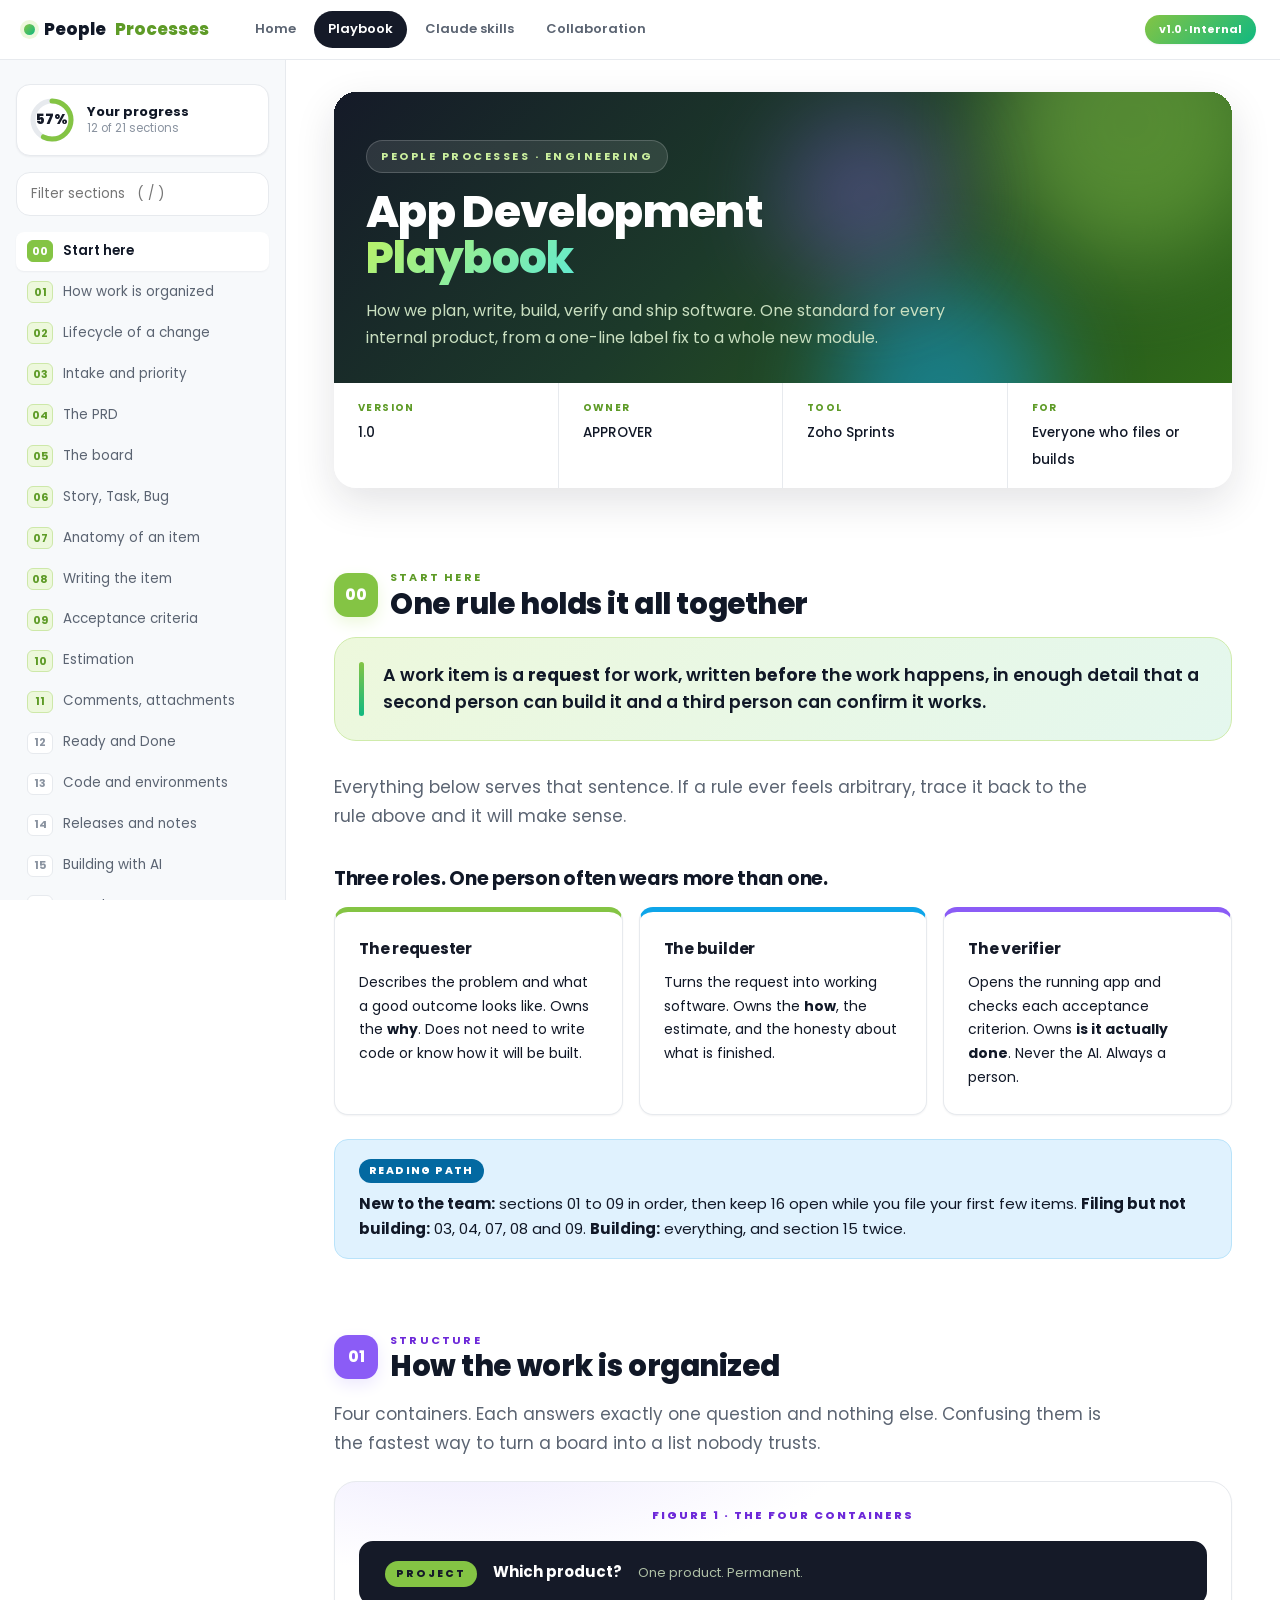
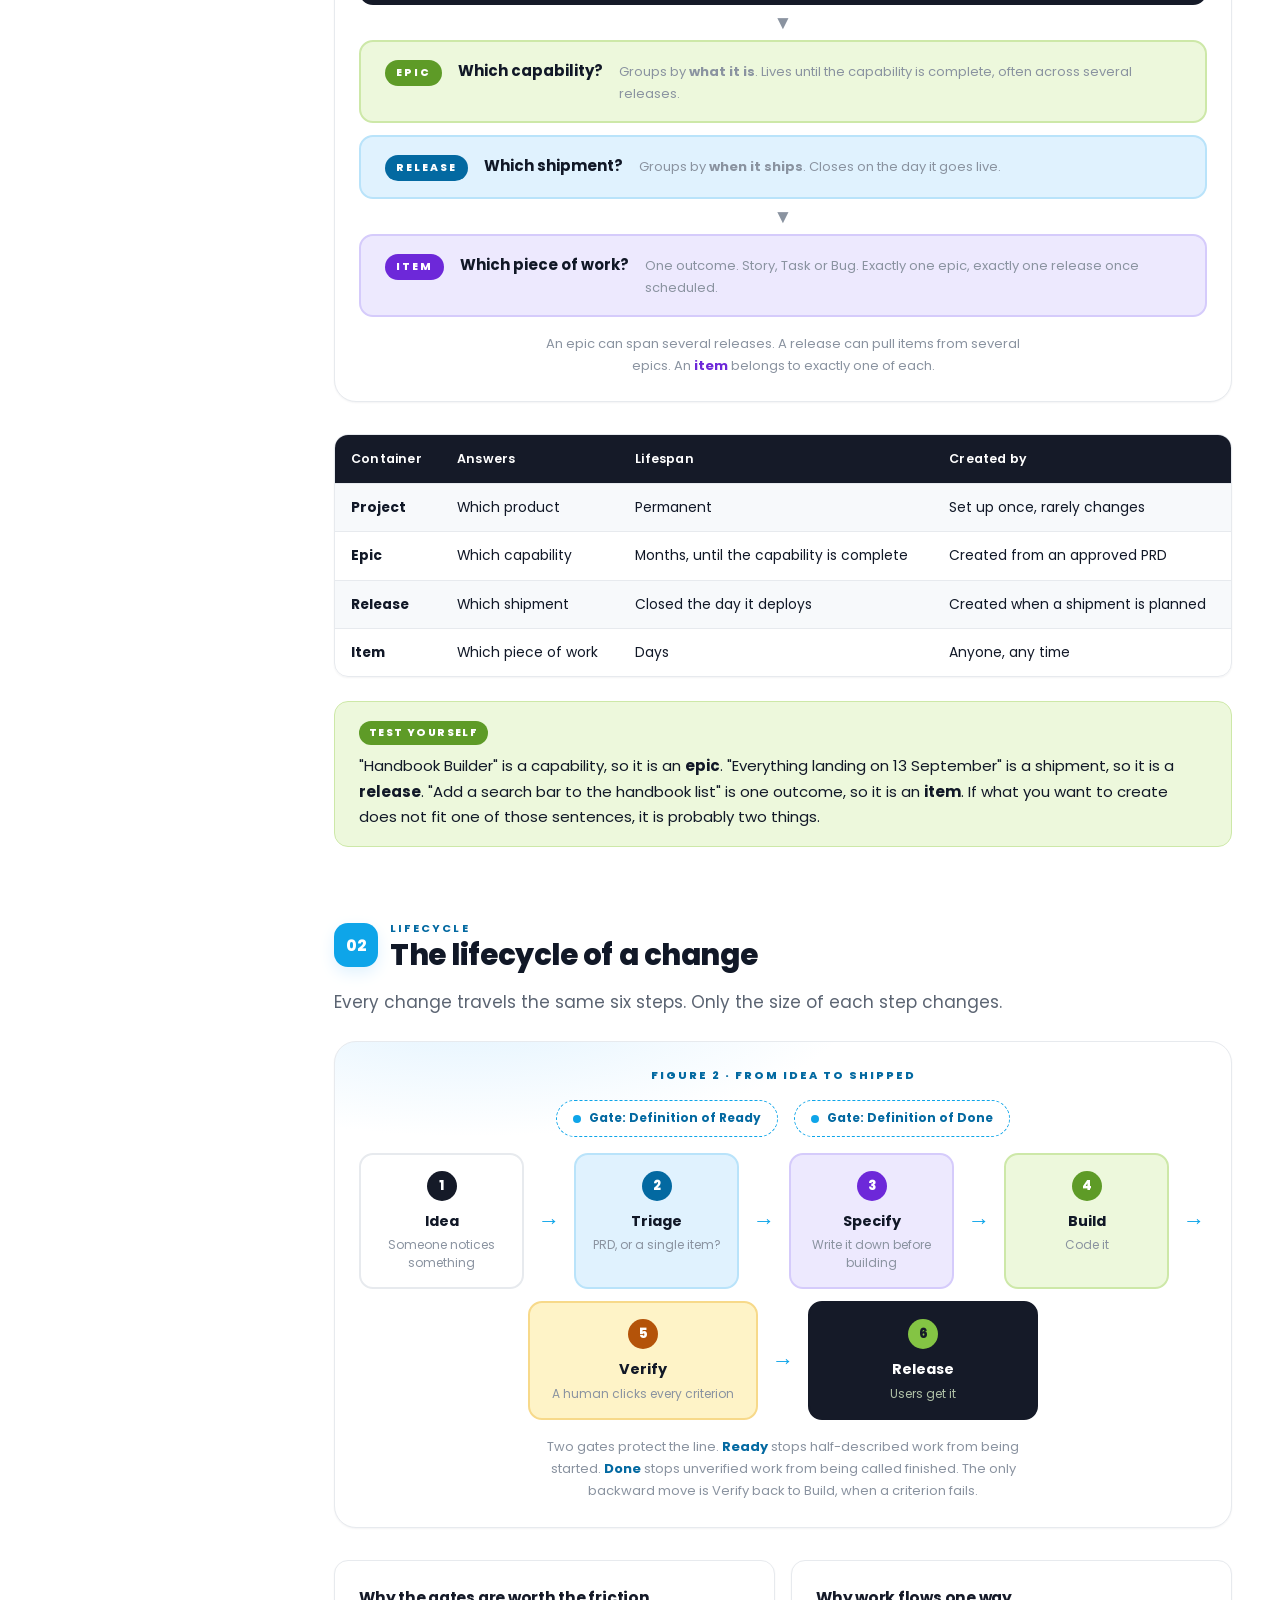
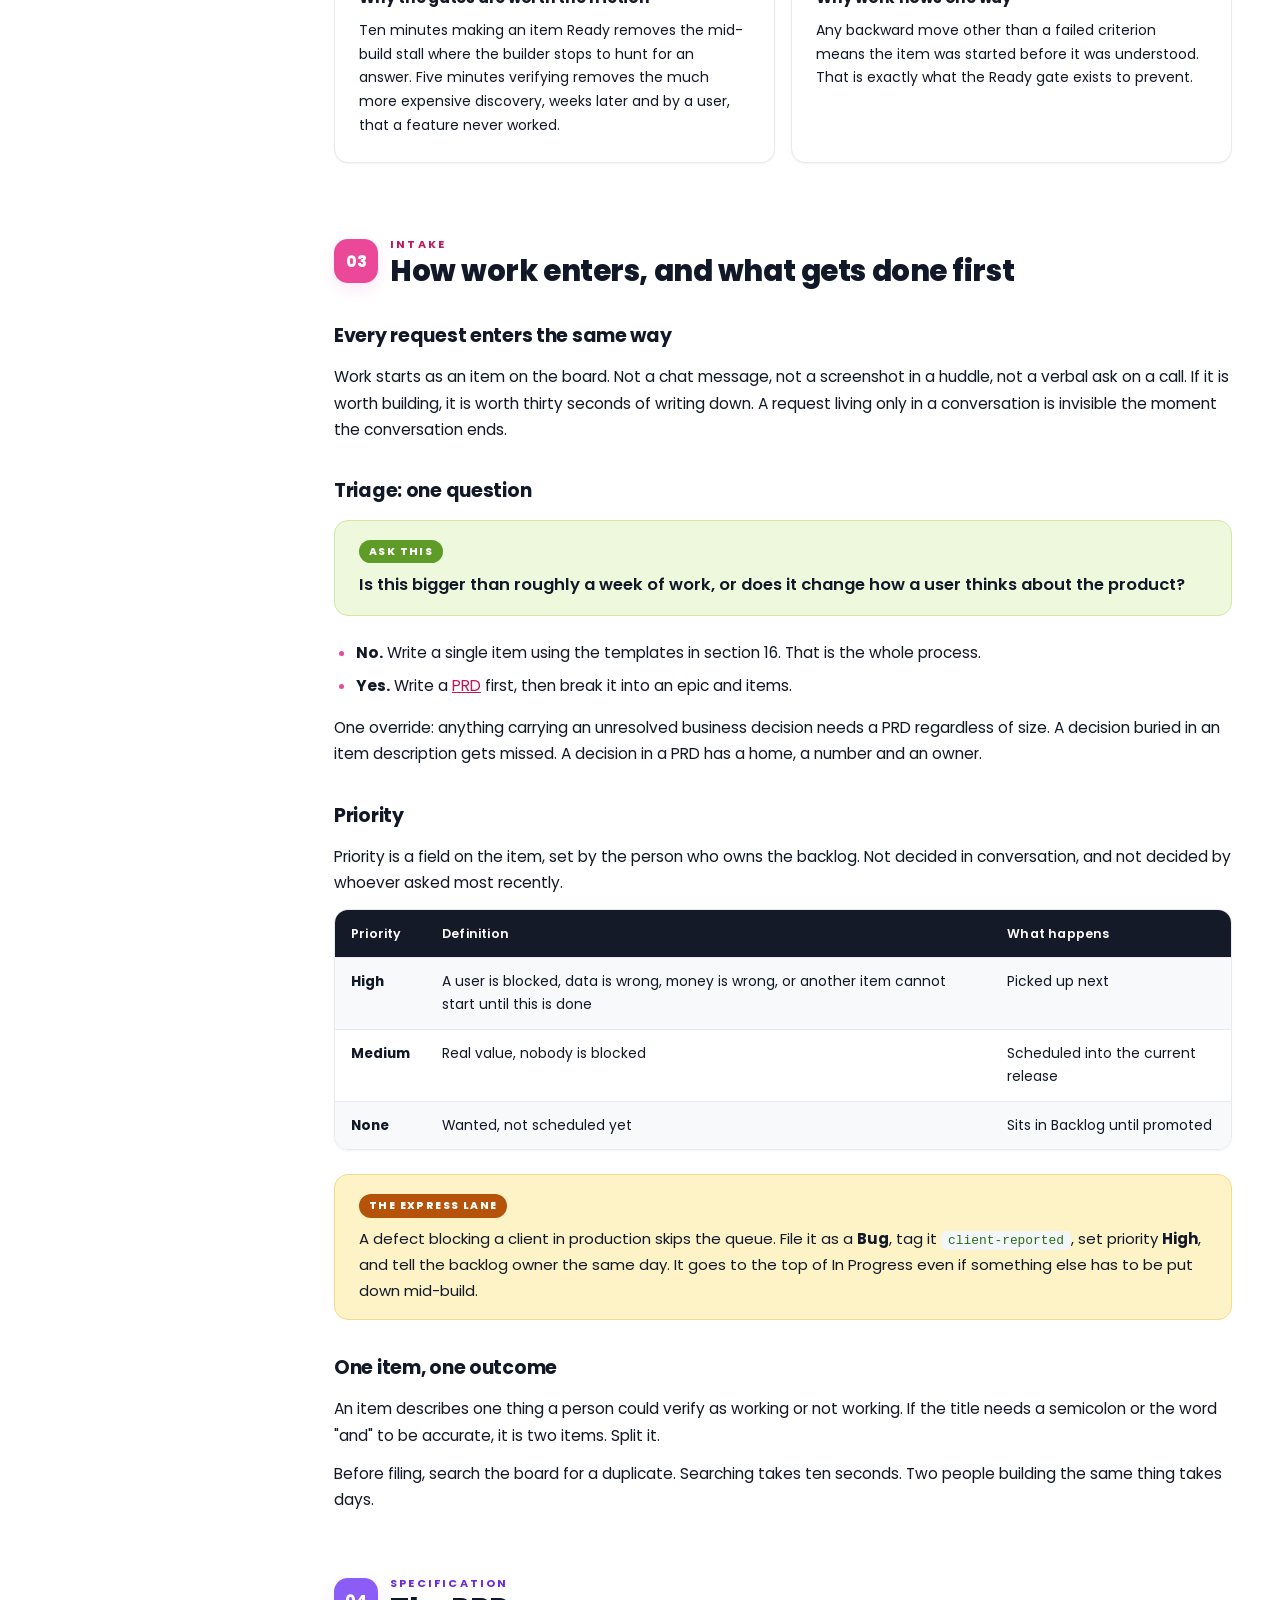
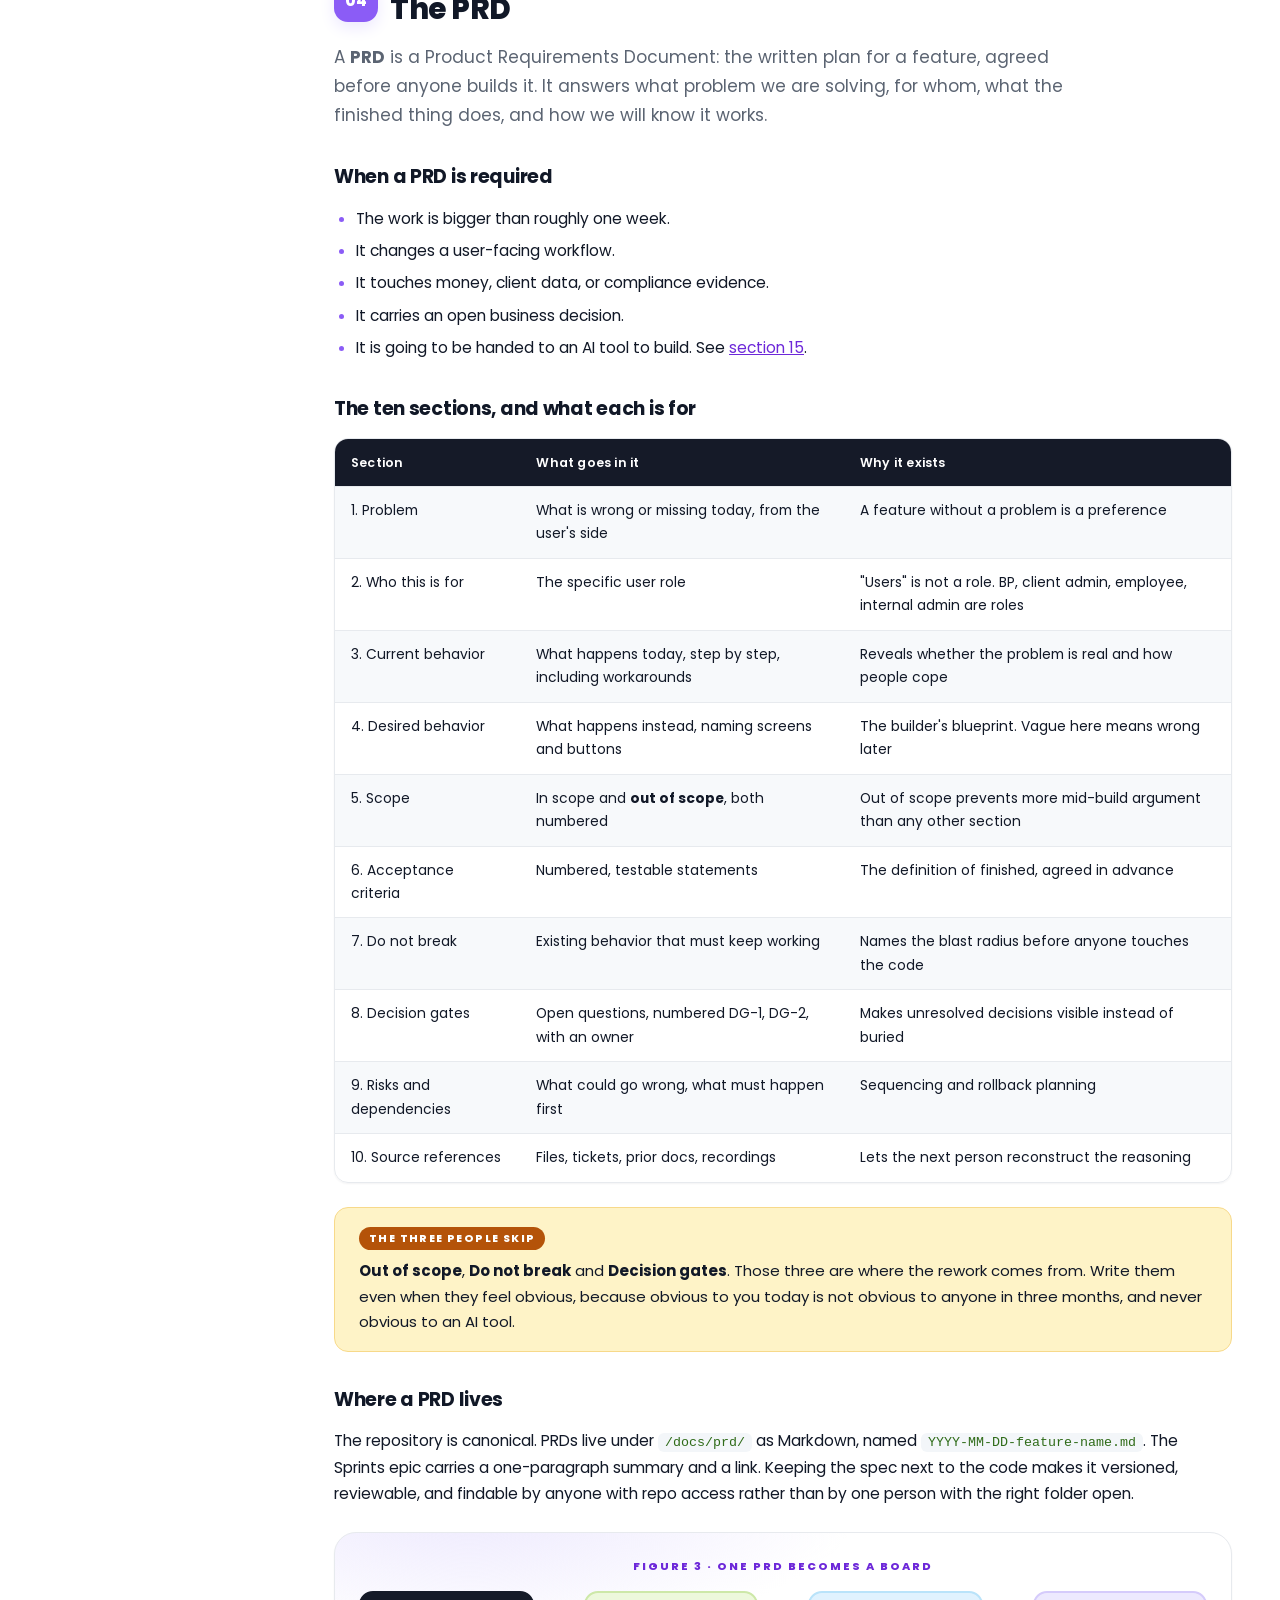
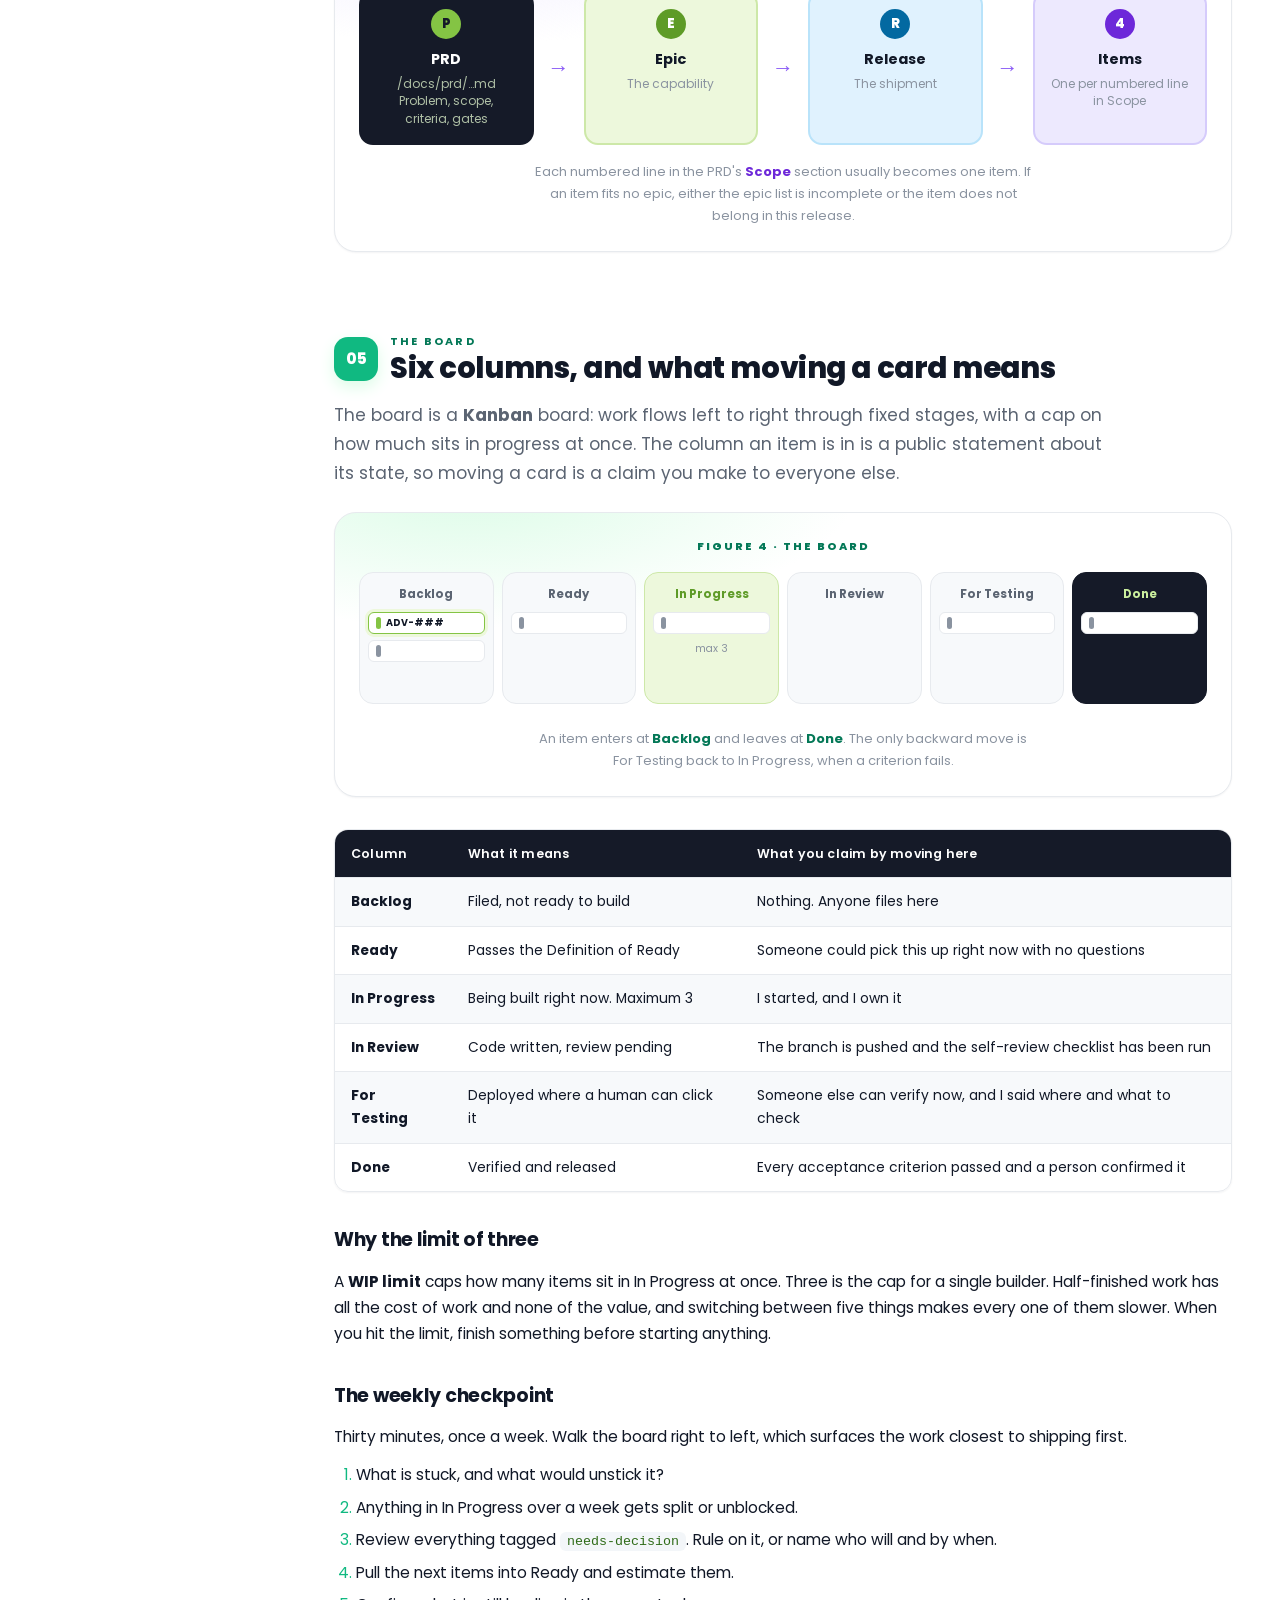
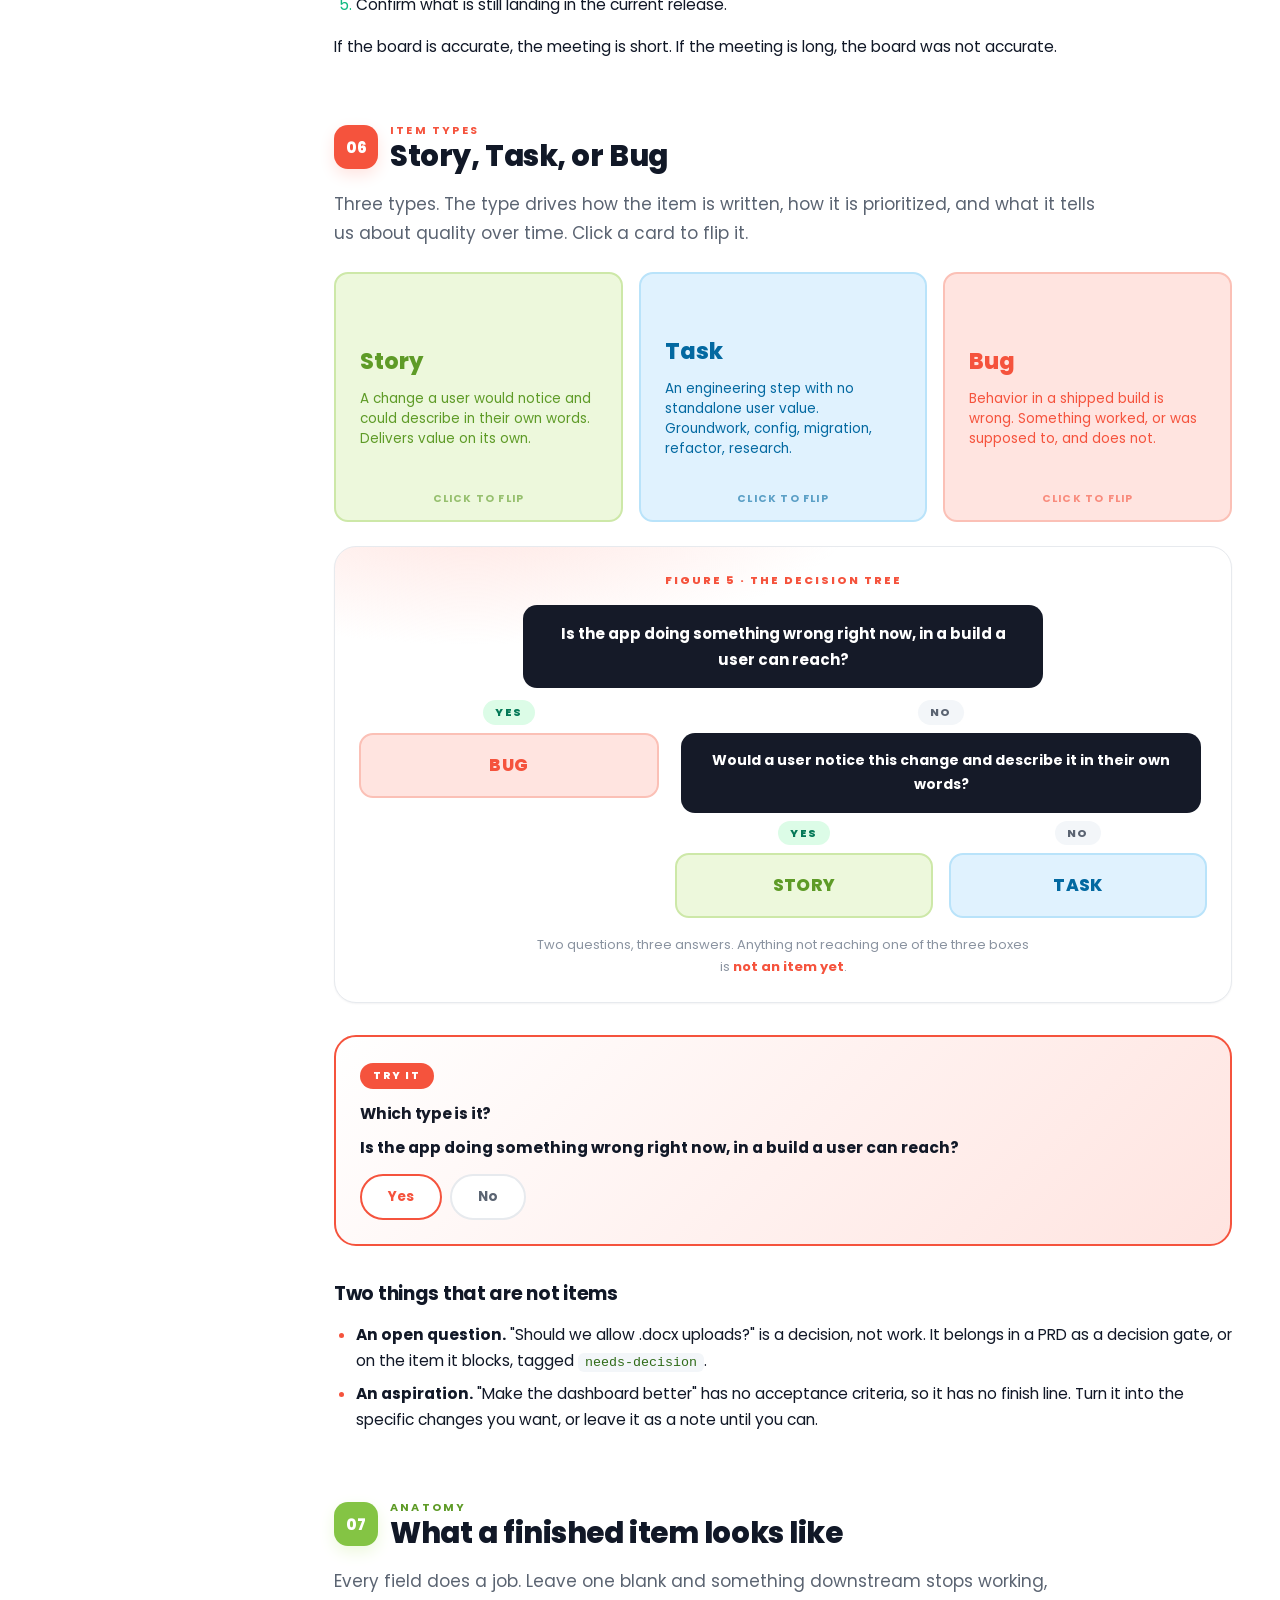
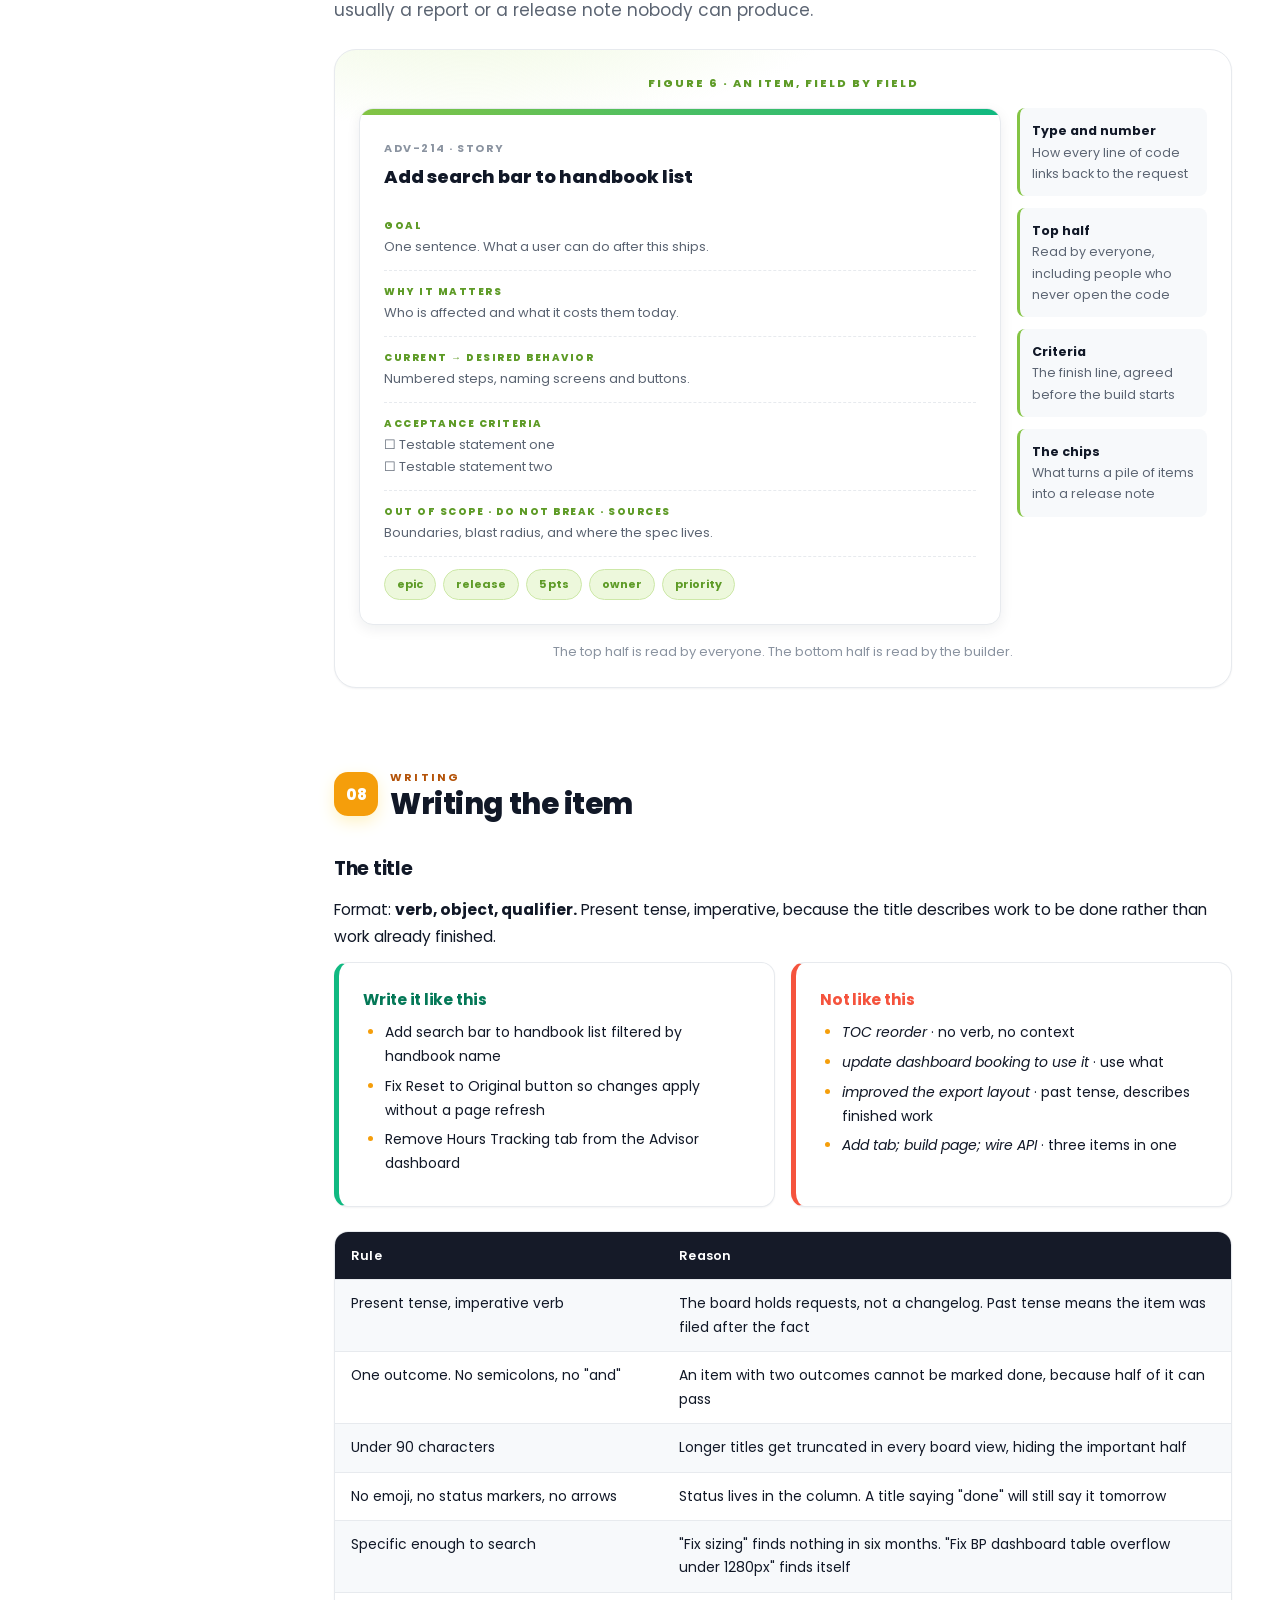
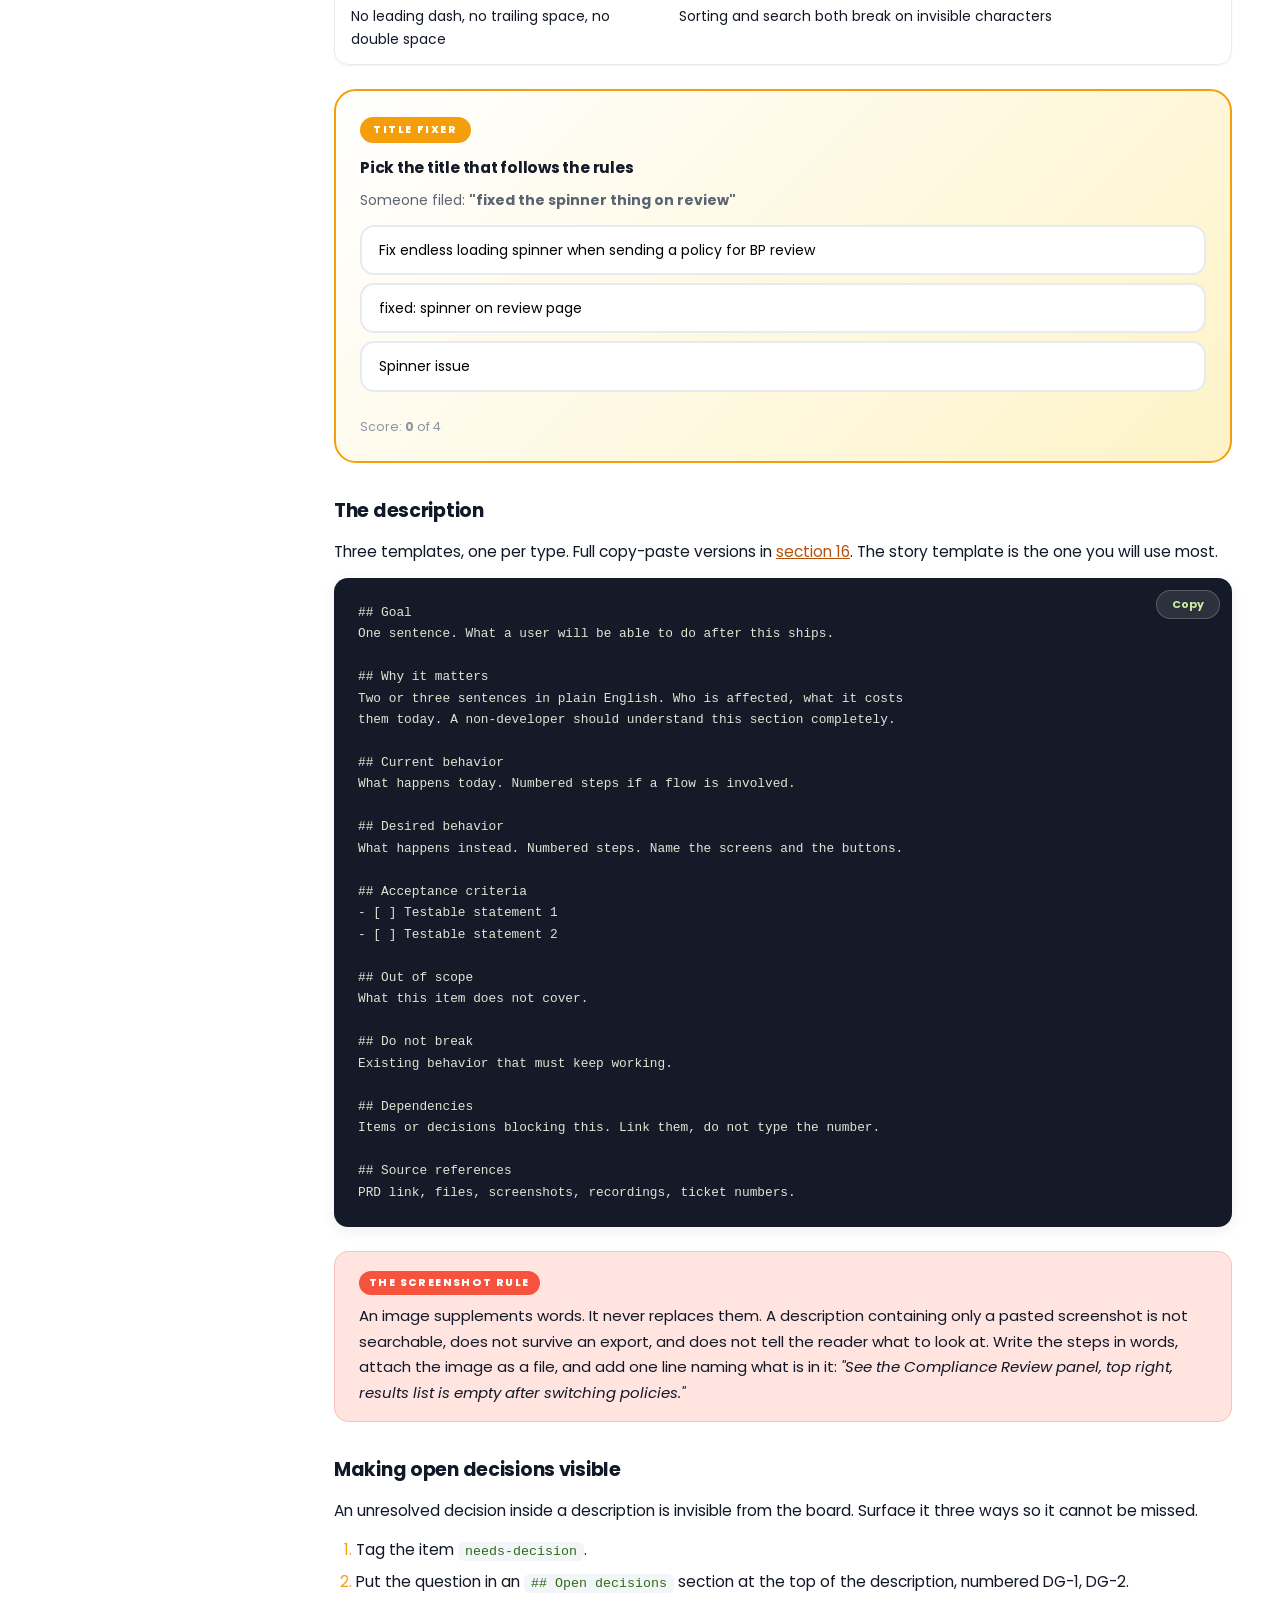
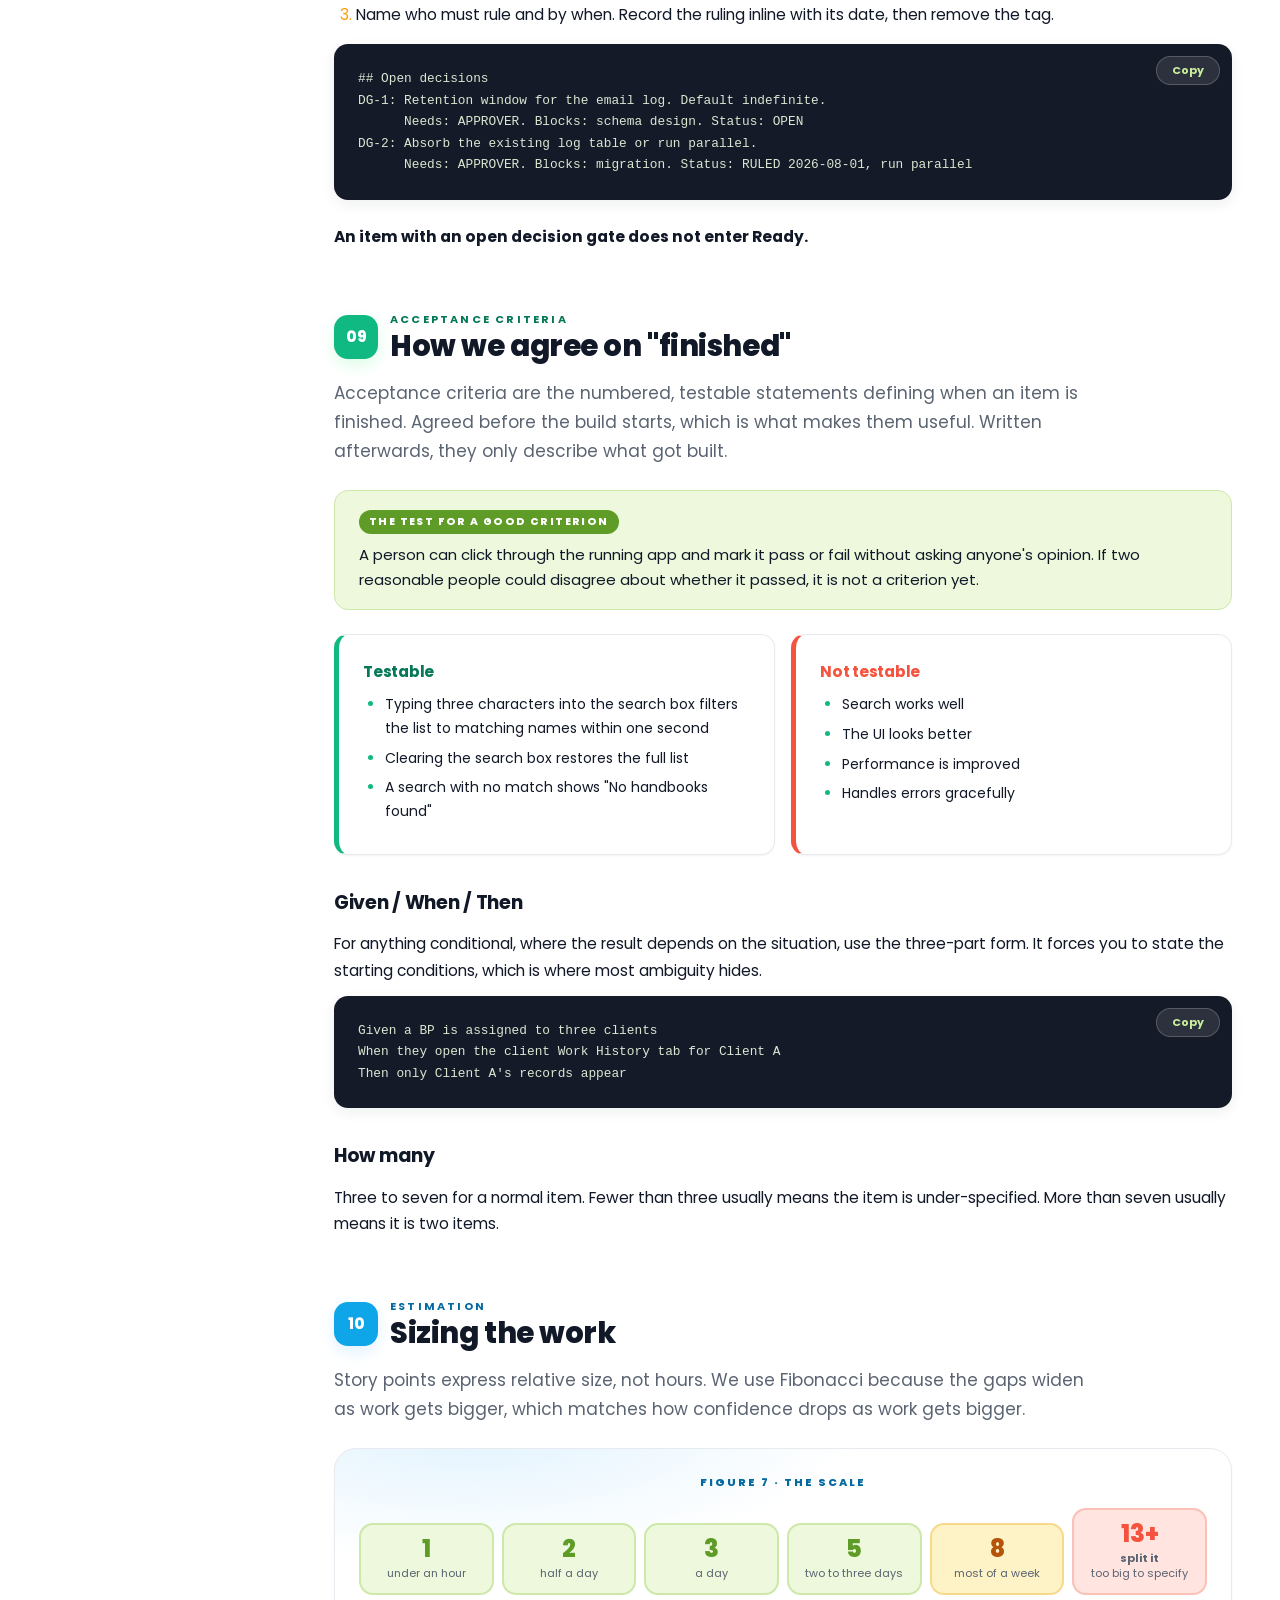
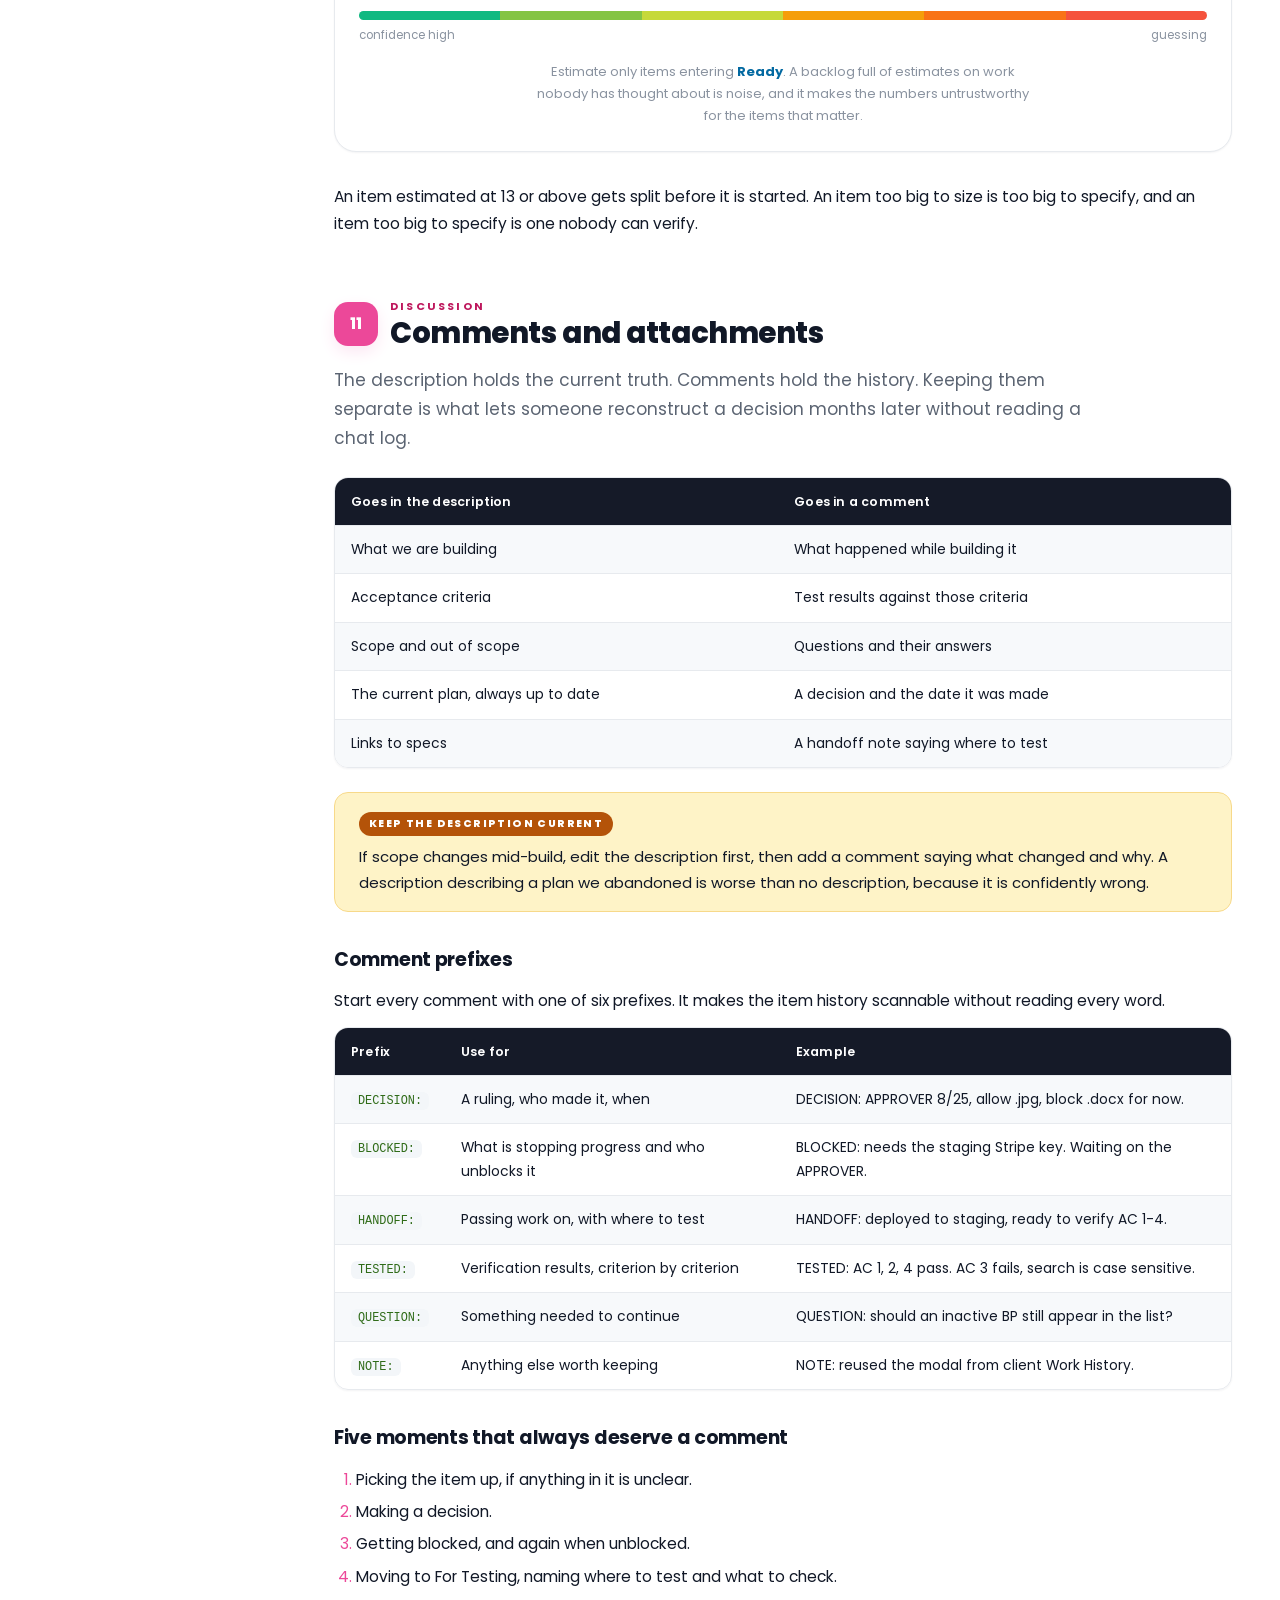
<file: playbook.html>
<!DOCTYPE html>
<html lang="en">
<head>
<meta charset="utf-8">
<meta name="viewport" content="width=device-width, initial-scale=1">
<title>App Development Playbook · People Processes</title>
<meta name="description" content="How People Processes plans, writes, builds, verifies and ships software. One standard for every internal product.">
<link rel="preconnect" href="https://fonts.googleapis.com">
<link rel="preconnect" href="https://fonts.gstatic.com" crossorigin>
<link href="https://fonts.googleapis.com/css2?family=Poppins:wght@400;500;600;700;800&display=swap" rel="stylesheet">
<link rel="stylesheet" href="assets/site.css">
</head>
<body>

<div id="bar"></div>
<div id="confetti"></div>

<div class="topbar">
  <button id="menubtn" type="button" aria-label="Toggle contents">Menu</button>
  <div class="brand"><span class="dot"></span>People<span>Processes</span></div>
  <nav class="sitenav">
    <a href="index.html">Home</a>
    <a href="playbook.html" class="here">Playbook</a>
    <a href="skills.html">Claude skills</a>
    <a href="collaboration.html">Collaboration</a>
  </nav>
  <div class="chip-v">v1.0 · Internal</div>
</div>

<div class="shell">
<aside class="side" id="side">
  <div class="progwrap">
    <svg class="ring" width="46" height="46" viewBox="0 0 46 46" aria-hidden="true">
      <circle cx="23" cy="23" r="19" fill="none" stroke="#E7EAEE" stroke-width="5"/>
      <circle id="tour-ring" cx="23" cy="23" r="19" fill="none" stroke="#84C444" stroke-width="5"
        stroke-linecap="round" stroke-dasharray="119.4" stroke-dashoffset="119.4"
        transform="rotate(-90 23 23)"/>
      <text id="tour-num" x="23" y="27" text-anchor="middle" font-size="11">0%</text>
    </svg>
    <div class="lbl"><b>Your progress</b><span id="tour-lbl">0 of 21 sections</span></div>
  </div>
  <input class="searchbox" id="navsearch" type="search" placeholder="Filter sections   ( / )" aria-label="Filter sections">
  <nav id="nav">
    <a class="navlink" href="#start"><span class="n">00</span>Start here</a>
    <a class="navlink" href="#model"><span class="n">01</span>How work is organized</a>
    <a class="navlink" href="#lifecycle"><span class="n">02</span>Lifecycle of a change</a>
    <a class="navlink" href="#intake"><span class="n">03</span>Intake and priority</a>
    <a class="navlink" href="#prd"><span class="n">04</span>The PRD</a>
    <a class="navlink" href="#board"><span class="n">05</span>The board</a>
    <a class="navlink" href="#types"><span class="n">06</span>Story, Task, Bug</a>
    <a class="navlink" href="#anatomy"><span class="n">07</span>Anatomy of an item</a>
    <a class="navlink" href="#writing"><span class="n">08</span>Writing the item</a>
    <a class="navlink" href="#ac"><span class="n">09</span>Acceptance criteria</a>
    <a class="navlink" href="#estimate"><span class="n">10</span>Estimation</a>
    <a class="navlink" href="#comments"><span class="n">11</span>Comments, attachments</a>
    <a class="navlink" href="#gates"><span class="n">12</span>Ready and Done</a>
    <a class="navlink" href="#code"><span class="n">13</span>Code and environments</a>
    <a class="navlink" href="#release"><span class="n">14</span>Releases and notes</a>
    <a class="navlink" href="#ai"><span class="n">15</span>Building with AI</a>
    <a class="navlink" href="#templates"><span class="n">16</span>Templates</a>
    <a class="navlink" href="#skills"><span class="n">17</span>Using the Claude skills</a>
    <a class="navlink" href="#builder"><span class="n">18</span>Item builder</a>
    <a class="navlink" href="#glossary"><span class="n">19</span>Glossary</a>
    <a class="navlink" href="#quiz"><span class="n">20</span>Check yourself</a>
  </nav>
</aside>

<main class="main">

<div class="hero">
  <div class="hero-top">
    <div class="blob b1"></div><div class="blob b2"></div><div class="blob b3"></div>
    <div class="z">
      <span class="kicker">People Processes · Engineering</span>
      <h1>App Development<br><em>Playbook</em></h1>
      <p class="sub">How we plan, write, build, verify and ship software. One standard for every
      internal product, from a one-line label fix to a whole new module.</p>
    </div>
  </div>
  <div class="hero-meta">
    <div><b>Version</b><span>1.0</span></div>
    <div><b>Owner</b><span>APPROVER</span></div>
    <div><b>Tool</b><span>Zoho Sprints</span></div>
    <div><b>For</b><span>Everyone who files or builds</span></div>
  </div>
</div>

<!-- ══════════ 00 ══════════ -->
<section id="start" style="--acc:var(--lime);--acc-l:var(--lime-l);--acc-d:var(--lime-d)">
  <div class="sechead">
    <div class="secnum">00</div>
    <div><div class="sectag">Start here</div><h2>One rule holds it all together</h2></div>
  </div>

  <p class="creed">A work item is a <b>request</b> for work, written <b>before</b> the work happens,
  in enough detail that a second person can build it and a third person can confirm it works.</p>

  <p class="lead">Everything below serves that sentence. If a rule ever feels arbitrary, trace it
  back to the rule above and it will make sense.</p>

  <h3>Three roles. One person often wears more than one.</h3>
  <div class="grid3">
    <div class="card" style="border-top:5px solid var(--lime)">
      <h4>The requester</h4>
      <p style="font-size:14px;margin:0">Describes the problem and what a good outcome looks like.
      Owns the <b>why</b>. Does not need to write code or know how it will be built.</p>
    </div>
    <div class="card" style="border-top:5px solid var(--cyan)">
      <h4>The builder</h4>
      <p style="font-size:14px;margin:0">Turns the request into working software. Owns the
      <b>how</b>, the estimate, and the honesty about what is finished.</p>
    </div>
    <div class="card" style="border-top:5px solid var(--violet)">
      <h4>The verifier</h4>
      <p style="font-size:14px;margin:0">Opens the running app and checks each acceptance criterion.
      Owns <b>is it actually done</b>. Never the AI. Always a person.</p>
    </div>
  </div>

  <div class="callout c-info">
    <span class="tag">Reading path</span>
    <p><b>New to the team:</b> sections 01 to 09 in order, then keep 16 open while you file your first
    few items. <b>Filing but not building:</b> 03, 04, 07, 08 and 09. <b>Building:</b> everything,
    and section 15 twice.</p>
  </div>
</section>

<!-- ══════════ 01 ══════════ -->
<section id="model" style="--acc:var(--violet);--acc-l:var(--violet-l);--acc-d:#6D28D9">
  <div class="sechead">
    <div class="secnum">01</div>
    <div><div class="sectag">Structure</div><h2>How the work is organized</h2></div>
  </div>
  <p class="lead">Four containers. Each answers exactly one question and nothing else. Confusing them
  is the fastest way to turn a board into a list nobody trusts.</p>

  <figure>
    <p class="fig-title">Figure 1 · The four containers</p>
    <div class="stack">
      <div class="layer l1"><span class="k">Project</span><span class="q">Which product?</span>
        <span class="d">One product. Permanent.</span></div>
      <div class="down">&#9660;</div>
      <div class="layer l2"><span class="k">Epic</span><span class="q">Which capability?</span>
        <span class="d">Groups by <b>what it is</b>. Lives until the capability is complete, often across several releases.</span></div>
      <div class="layer l3"><span class="k">Release</span><span class="q">Which shipment?</span>
        <span class="d">Groups by <b>when it ships</b>. Closes on the day it goes live.</span></div>
      <div class="down">&#9660;</div>
      <div class="layer l4"><span class="k">Item</span><span class="q">Which piece of work?</span>
        <span class="d">One outcome. Story, Task or Bug. Exactly one epic, exactly one release once scheduled.</span></div>
    </div>
    <figcaption>An epic can span several releases. A release can pull items from several epics.
    An <b>item</b> belongs to exactly one of each.</figcaption>
  </figure>

  <div class="tablewrap"><table>
    <tr><th>Container</th><th>Answers</th><th>Lifespan</th><th>Created by</th></tr>
    <tr><td><b>Project</b></td><td>Which product</td><td>Permanent</td><td>Set up once, rarely changes</td></tr>
    <tr><td><b>Epic</b></td><td>Which capability</td><td>Months, until the capability is complete</td><td>Created from an approved PRD</td></tr>
    <tr><td><b>Release</b></td><td>Which shipment</td><td>Closed the day it deploys</td><td>Created when a shipment is planned</td></tr>
    <tr><td><b>Item</b></td><td>Which piece of work</td><td>Days</td><td>Anyone, any time</td></tr>
  </table></div>

  <div class="callout c-tip">
    <span class="tag">Test yourself</span>
    <p>"Handbook Builder" is a capability, so it is an <b>epic</b>. "Everything landing on 13 September"
    is a shipment, so it is a <b>release</b>. "Add a search bar to the handbook list" is one outcome,
    so it is an <b>item</b>. If what you want to create does not fit one of those sentences, it is
    probably two things.</p>
  </div>
</section>

<!-- ══════════ 02 ══════════ -->
<section id="lifecycle" style="--acc:var(--cyan);--acc-l:var(--cyan-l);--acc-d:#0369A1">
  <div class="sechead">
    <div class="secnum">02</div>
    <div><div class="sectag">Lifecycle</div><h2>The lifecycle of a change</h2></div>
  </div>
  <p class="lead">Every change travels the same six steps. Only the size of each step changes.</p>

  <figure>
    <p class="fig-title">Figure 2 · From idea to shipped</p>
    <div class="gaterow">
      <span class="gatechip"><span class="d"></span>Gate: Definition of Ready</span>
      <span class="gatechip"><span class="d"></span>Gate: Definition of Done</span>
    </div>
    <div class="chain">
      <div class="node"><div class="num">1</div><b>Idea</b><small>Someone notices something</small></div>
      <div class="arrow">&#8594;</div>
      <div class="node cyan"><div class="num">2</div><b>Triage</b><small>PRD, or a single item?</small></div>
      <div class="arrow">&#8594;</div>
      <div class="node violet"><div class="num">3</div><b>Specify</b><small>Write it down before building</small></div>
      <div class="arrow">&#8594;</div>
      <div class="node lime"><div class="num">4</div><b>Build</b><small>Code it</small></div>
      <div class="arrow">&#8594;</div>
      <div class="node amber"><div class="num">5</div><b>Verify</b><small>A human clicks every criterion</small></div>
      <div class="arrow">&#8594;</div>
      <div class="node dark"><div class="num">6</div><b>Release</b><small>Users get it</small></div>
    </div>
    <figcaption>Two gates protect the line. <b>Ready</b> stops half-described work from being started.
    <b>Done</b> stops unverified work from being called finished. The only backward move is
    Verify back to Build, when a criterion fails.</figcaption>
  </figure>

  <div class="grid2">
    <div class="card">
      <h4>Why the gates are worth the friction</h4>
      <p style="font-size:14px;margin:0">Ten minutes making an item Ready removes the mid-build stall
      where the builder stops to hunt for an answer. Five minutes verifying removes the much more
      expensive discovery, weeks later and by a user, that a feature never worked.</p>
    </div>
    <div class="card">
      <h4>Why work flows one way</h4>
      <p style="font-size:14px;margin:0">Any backward move other than a failed criterion means the item
      was started before it was understood. That is exactly what the Ready gate exists to prevent.</p>
    </div>
  </div>
</section>

<!-- ══════════ 03 ══════════ -->
<section id="intake" style="--acc:var(--pink);--acc-l:var(--pink-l);--acc-d:#BE185D">
  <div class="sechead">
    <div class="secnum">03</div>
    <div><div class="sectag">Intake</div><h2>How work enters, and what gets done first</h2></div>
  </div>

  <h3>Every request enters the same way</h3>
  <p>Work starts as an item on the board. Not a chat message, not a screenshot in a huddle, not a
  verbal ask on a call. If it is worth building, it is worth thirty seconds of writing down. A request
  living only in a conversation is invisible the moment the conversation ends.</p>

  <h3>Triage: one question</h3>
  <div class="callout c-tip">
    <span class="tag">Ask this</span>
    <p style="font-size:16.5px;font-weight:600">Is this bigger than roughly a week of work, or does it
    change how a user thinks about the product?</p>
  </div>
  <ul>
    <li><b>No.</b> Write a single item using the templates in section 16. That is the whole process.</li>
    <li><b>Yes.</b> Write a <a href="#prd">PRD</a> first, then break it into an epic and items.</li>
  </ul>
  <p>One override: anything carrying an unresolved business decision needs a PRD regardless of size.
  A decision buried in an item description gets missed. A decision in a PRD has a home, a number and
  an owner.</p>

  <h3>Priority</h3>
  <p>Priority is a field on the item, set by the person who owns the backlog. Not decided in
  conversation, and not decided by whoever asked most recently.</p>
  <div class="tablewrap"><table>
    <tr><th>Priority</th><th>Definition</th><th>What happens</th></tr>
    <tr><td><b>High</b></td><td>A user is blocked, data is wrong, money is wrong, or another item cannot start until this is done</td><td>Picked up next</td></tr>
    <tr><td><b>Medium</b></td><td>Real value, nobody is blocked</td><td>Scheduled into the current release</td></tr>
    <tr><td><b>None</b></td><td>Wanted, not scheduled yet</td><td>Sits in Backlog until promoted</td></tr>
  </table></div>

  <div class="callout c-warn">
    <span class="tag">The express lane</span>
    <p>A defect blocking a client in production skips the queue. File it as a <b>Bug</b>, tag it
    <code>client-reported</code>, set priority <b>High</b>, and tell the backlog owner the same day.
    It goes to the top of In Progress even if something else has to be put down mid-build.</p>
  </div>

  <h3>One item, one outcome</h3>
  <p>An item describes one thing a person could verify as working or not working. If the title needs a
  semicolon or the word "and" to be accurate, it is two items. Split it.</p>
  <p>Before filing, search the board for a duplicate. Searching takes ten seconds. Two people building
  the same thing takes days.</p>
</section>

<!-- ══════════ 04 ══════════ -->
<section id="prd" style="--acc:var(--violet);--acc-l:var(--violet-l);--acc-d:#6D28D9">
  <div class="sechead">
    <div class="secnum">04</div>
    <div><div class="sectag">Specification</div><h2>The PRD</h2></div>
  </div>
  <p class="lead">A <b>PRD</b> is a Product Requirements Document: the written plan for a feature,
  agreed before anyone builds it. It answers what problem we are solving, for whom, what the finished
  thing does, and how we will know it works.</p>

  <h3>When a PRD is required</h3>
  <ul>
    <li>The work is bigger than roughly one week.</li>
    <li>It changes a user-facing workflow.</li>
    <li>It touches money, client data, or compliance evidence.</li>
    <li>It carries an open business decision.</li>
    <li>It is going to be handed to an AI tool to build. See <a href="#ai">section 15</a>.</li>
  </ul>

  <h3>The ten sections, and what each is for</h3>
  <div class="tablewrap"><table>
    <tr><th>Section</th><th>What goes in it</th><th>Why it exists</th></tr>
    <tr><td>1. Problem</td><td>What is wrong or missing today, from the user's side</td><td>A feature without a problem is a preference</td></tr>
    <tr><td>2. Who this is for</td><td>The specific user role</td><td>"Users" is not a role. BP, client admin, employee, internal admin are roles</td></tr>
    <tr><td>3. Current behavior</td><td>What happens today, step by step, including workarounds</td><td>Reveals whether the problem is real and how people cope</td></tr>
    <tr><td>4. Desired behavior</td><td>What happens instead, naming screens and buttons</td><td>The builder's blueprint. Vague here means wrong later</td></tr>
    <tr><td>5. Scope</td><td>In scope and <b>out of scope</b>, both numbered</td><td>Out of scope prevents more mid-build argument than any other section</td></tr>
    <tr><td>6. Acceptance criteria</td><td>Numbered, testable statements</td><td>The definition of finished, agreed in advance</td></tr>
    <tr><td>7. Do not break</td><td>Existing behavior that must keep working</td><td>Names the blast radius before anyone touches the code</td></tr>
    <tr><td>8. Decision gates</td><td>Open questions, numbered DG-1, DG-2, with an owner</td><td>Makes unresolved decisions visible instead of buried</td></tr>
    <tr><td>9. Risks and dependencies</td><td>What could go wrong, what must happen first</td><td>Sequencing and rollback planning</td></tr>
    <tr><td>10. Source references</td><td>Files, tickets, prior docs, recordings</td><td>Lets the next person reconstruct the reasoning</td></tr>
  </table></div>

  <div class="callout c-warn">
    <span class="tag">The three people skip</span>
    <p><b>Out of scope</b>, <b>Do not break</b> and <b>Decision gates</b>. Those three are where the
    rework comes from. Write them even when they feel obvious, because obvious to you today is not
    obvious to anyone in three months, and never obvious to an AI tool.</p>
  </div>

  <h3>Where a PRD lives</h3>
  <p>The repository is canonical. PRDs live under <code>/docs/prd/</code> as Markdown, named
  <code>YYYY-MM-DD-feature-name.md</code>. The Sprints epic carries a one-paragraph summary and a
  link. Keeping the spec next to the code makes it versioned, reviewable, and findable by anyone with
  repo access rather than by one person with the right folder open.</p>

  <figure>
    <p class="fig-title">Figure 3 · One PRD becomes a board</p>
    <div class="chain">
      <div class="node dark" style="max-width:200px"><div class="num">P</div><b>PRD</b>
        <small>/docs/prd/…md<br>Problem, scope, criteria, gates</small></div>
      <div class="arrow">&#8594;</div>
      <div class="node lime"><div class="num">E</div><b>Epic</b><small>The capability</small></div>
      <div class="arrow">&#8594;</div>
      <div class="node cyan"><div class="num">R</div><b>Release</b><small>The shipment</small></div>
      <div class="arrow">&#8594;</div>
      <div class="node violet"><div class="num">4</div><b>Items</b>
        <small>One per numbered line in Scope</small></div>
    </div>
    <figcaption>Each numbered line in the PRD's <b>Scope</b> section usually becomes one item. If an
    item fits no epic, either the epic list is incomplete or the item does not belong in this release.</figcaption>
  </figure>
</section>

<!-- ══════════ 05 ══════════ -->
<section id="board" style="--acc:var(--mint);--acc-l:var(--mint-l);--acc-d:#047857">
  <div class="sechead">
    <div class="secnum">05</div>
    <div><div class="sectag">The board</div><h2>Six columns, and what moving a card means</h2></div>
  </div>
  <p class="lead">The board is a <b>Kanban</b> board: work flows left to right through fixed stages,
  with a cap on how much sits in progress at once. The column an item is in is a public statement
  about its state, so moving a card is a claim you make to everyone else.</p>

  <figure>
    <p class="fig-title">Figure 4 · The board</p>
    <div class="kbscroll">
      <div class="kb">
        <div class="kcol"><h5>Backlog</h5>
          <div class="mini live"><i></i><span>ADV-###</span></div>
          <div class="mini"><i></i><span></span></div></div>
        <div class="kcol"><h5>Ready</h5><div class="mini"><i></i><span></span></div></div>
        <div class="kcol hot"><h5>In Progress</h5><div class="mini"><i></i><span></span></div>
          <div class="kcap">max 3</div></div>
        <div class="kcol"><h5>In Review</h5></div>
        <div class="kcol"><h5>For Testing</h5><div class="mini"><i></i><span></span></div></div>
        <div class="kcol end"><h5>Done</h5><div class="mini"><i></i><span></span></div></div>
      </div>
    </div>
    <figcaption>An item enters at <b>Backlog</b> and leaves at <b>Done</b>. The only backward move is
    For Testing back to In Progress, when a criterion fails.</figcaption>
  </figure>

  <div class="tablewrap"><table>
    <tr><th>Column</th><th>What it means</th><th>What you claim by moving here</th></tr>
    <tr><td><b>Backlog</b></td><td>Filed, not ready to build</td><td>Nothing. Anyone files here</td></tr>
    <tr><td><b>Ready</b></td><td>Passes the Definition of Ready</td><td>Someone could pick this up right now with no questions</td></tr>
    <tr><td><b>In Progress</b></td><td>Being built right now. Maximum 3</td><td>I started, and I own it</td></tr>
    <tr><td><b>In Review</b></td><td>Code written, review pending</td><td>The branch is pushed and the self-review checklist has been run</td></tr>
    <tr><td><b>For Testing</b></td><td>Deployed where a human can click it</td><td>Someone else can verify now, and I said where and what to check</td></tr>
    <tr><td><b>Done</b></td><td>Verified and released</td><td>Every acceptance criterion passed and a person confirmed it</td></tr>
  </table></div>

  <h3>Why the limit of three</h3>
  <p>A <b>WIP limit</b> caps how many items sit in In Progress at once. Three is the cap for a single
  builder. Half-finished work has all the cost of work and none of the value, and switching between
  five things makes every one of them slower. When you hit the limit, finish something before starting
  anything.</p>

  <h3>The weekly checkpoint</h3>
  <p>Thirty minutes, once a week. Walk the board right to left, which surfaces the work closest to
  shipping first.</p>
  <ol>
    <li>What is stuck, and what would unstick it?</li>
    <li>Anything in In Progress over a week gets split or unblocked.</li>
    <li>Review everything tagged <code>needs-decision</code>. Rule on it, or name who will and by when.</li>
    <li>Pull the next items into Ready and estimate them.</li>
    <li>Confirm what is still landing in the current release.</li>
  </ol>
  <p>If the board is accurate, the meeting is short. If the meeting is long, the board was not accurate.</p>
</section>

<!-- ══════════ 06 ══════════ -->
<section id="types" style="--acc:var(--coral);--acc-l:var(--coral-l);--acc-d:var(--coral)">
  <div class="sechead">
    <div class="secnum">06</div>
    <div><div class="sectag">Item types</div><h2>Story, Task, or Bug</h2></div>
  </div>
  <p class="lead">Three types. The type drives how the item is written, how it is prioritized, and what
  it tells us about quality over time. Click a card to flip it.</p>

  <div class="flips">
    <div class="flip fl-story" tabindex="0" role="button" aria-label="Flip the Story card"><div class="in">
      <div class="f"><b>Story</b><small>A change a user would notice and could describe in their own
      words. Delivers value on its own.</small><span class="hint">CLICK TO FLIP</span></div>
      <div class="b"><b style="color:var(--lime-d)">Example</b>
        <p style="margin:8px 0 0">"Add a search bar to the handbook list so a BP can find a handbook
        by name."</p>
        <p style="margin:10px 0 0;color:var(--muted);font-size:12.5px">Written from the user's point
        of view, never the code's. Gets three to seven acceptance criteria.</p></div>
    </div></div>
    <div class="flip fl-task" tabindex="0" role="button" aria-label="Flip the Task card"><div class="in">
      <div class="f"><b>Task</b><small>An engineering step with no standalone user value. Groundwork,
      config, migration, refactor, research.</small><span class="hint">CLICK TO FLIP</span></div>
      <div class="b"><b style="color:#0369A1">Example</b>
        <p style="margin:8px 0 0">"Add a database index on <code>policies.state_code</code>."</p>
        <p style="margin:10px 0 0;color:var(--muted);font-size:12.5px">Always names the story it
        enables. A task enabling nothing is a task nobody needs.</p></div>
    </div></div>
    <div class="flip fl-bug" tabindex="0" role="button" aria-label="Flip the Bug card"><div class="in">
      <div class="f"><b>Bug</b><small>Behavior in a shipped build is wrong. Something worked, or was
      supposed to, and does not.</small><span class="hint">CLICK TO FLIP</span></div>
      <div class="b"><b style="color:var(--coral)">Example</b>
        <p style="margin:8px 0 0">"Clicking Send for Review spins forever and never sends."</p>
        <p style="margin:10px 0 0;color:var(--muted);font-size:12.5px">If it never worked and was
        never promised, it is a Story. Steps to reproduce is the whole report.</p></div>
    </div></div>
  </div>

  <figure>
    <p class="fig-title">Figure 5 · The decision tree</p>
    <div class="tree">
      <div class="tq">Is the app doing something wrong right now, in a build a user can reach?</div>
      <div class="branch">
        <div class="limb">
          <span class="yn y">YES</span>
          <div class="leaf bug">BUG</div>
        </div>
        <div class="limb" style="flex:1 1 320px;max-width:540px">
          <span class="yn n">NO</span>
          <div class="tq" style="font-size:14px">Would a user notice this change and describe it in
          their own words?</div>
          <div class="branch">
            <div class="limb"><span class="yn y">YES</span><div class="leaf story">STORY</div></div>
            <div class="limb"><span class="yn n">NO</span><div class="leaf task">TASK</div></div>
          </div>
        </div>
      </div>
    </div>
    <figcaption>Two questions, three answers. Anything not reaching one of the three boxes is
    <b>not an item yet</b>.</figcaption>
  </figure>

  <div class="play">
    <span class="ptag">Try it</span>
    <h4>Which type is it?</h4>
    <div id="step1">
      <div class="qtext">Is the app doing something wrong right now, in a build a user can reach?</div>
      <div class="btnrow">
        <button class="btn" type="button" data-a="bug">Yes</button>
        <button class="btn ghost" type="button" data-a="step2">No</button>
      </div>
    </div>
    <div id="step2" style="display:none">
      <div class="qtext">Would a user notice this change and be able to describe it in their own words?</div>
      <div class="btnrow">
        <button class="btn" type="button" data-a="story">Yes</button>
        <button class="btn ghost" type="button" data-a="task">No</button>
      </div>
    </div>
    <div class="result" id="dres"></div>
    <button class="reset" id="dreset" type="button" style="display:none">Start over</button>
  </div>

  <h3>Two things that are not items</h3>
  <ul>
    <li><b>An open question.</b> "Should we allow .docx uploads?" is a decision, not work. It belongs
    in a PRD as a decision gate, or on the item it blocks, tagged <code>needs-decision</code>.</li>
    <li><b>An aspiration.</b> "Make the dashboard better" has no acceptance criteria, so it has no
    finish line. Turn it into the specific changes you want, or leave it as a note until you can.</li>
  </ul>
</section>

<!-- ══════════ 07 ══════════ -->
<section id="anatomy" style="--acc:var(--lime);--acc-l:var(--lime-l);--acc-d:var(--lime-d)">
  <div class="sechead">
    <div class="secnum">07</div>
    <div><div class="sectag">Anatomy</div><h2>What a finished item looks like</h2></div>
  </div>
  <p class="lead">Every field does a job. Leave one blank and something downstream stops working,
  usually a report or a release note nobody can produce.</p>

  <figure>
    <p class="fig-title">Figure 6 · An item, field by field</p>
    <div class="anat">
      <div class="paper">
        <div class="bar"></div>
        <div class="body">
          <div style="font-size:11px;letter-spacing:1.5px;color:var(--muted);font-weight:700">ADV-214 · STORY</div>
          <div style="font-size:18px;font-weight:800;margin:4px 0 var(--s3)">Add search bar to handbook list</div>
          <div class="arow"><div class="lab">GOAL</div>
            <div class="val">One sentence. What a user can do after this ships.</div></div>
          <div class="arow"><div class="lab">WHY IT MATTERS</div>
            <div class="val">Who is affected and what it costs them today.</div></div>
          <div class="arow"><div class="lab">CURRENT &#8594; DESIRED BEHAVIOR</div>
            <div class="val">Numbered steps, naming screens and buttons.</div></div>
          <div class="arow"><div class="lab">ACCEPTANCE CRITERIA</div>
            <div class="val">&#9744; Testable statement one<br>&#9744; Testable statement two</div></div>
          <div class="arow"><div class="lab">OUT OF SCOPE · DO NOT BREAK · SOURCES</div>
            <div class="val">Boundaries, blast radius, and where the spec lives.</div></div>
          <div class="chips"><span>epic</span><span>release</span><span>5 pts</span><span>owner</span><span>priority</span></div>
        </div>
      </div>
      <div class="anot">
        <div><b>Type and number</b>How every line of code links back to the request</div>
        <div><b>Top half</b>Read by everyone, including people who never open the code</div>
        <div><b>Criteria</b>The finish line, agreed before the build starts</div>
        <div><b>The chips</b>What turns a pile of items into a release note</div>
      </div>
    </div>
    <figcaption>The top half is read by everyone. The bottom half is read by the builder.</figcaption>
  </figure>
</section>

<!-- ══════════ 08 ══════════ -->
<section id="writing" style="--acc:var(--amber);--acc-l:var(--amber-l);--acc-d:#B45309">
  <div class="sechead">
    <div class="secnum">08</div>
    <div><div class="sectag">Writing</div><h2>Writing the item</h2></div>
  </div>

  <h3>The title</h3>
  <p>Format: <b>verb, object, qualifier.</b> Present tense, imperative, because the title describes
  work to be done rather than work already finished.</p>

  <div class="grid2">
    <div class="card" style="border-left:5px solid var(--mint)">
      <h4 style="color:#047857">Write it like this</h4>
      <ul style="margin:0;font-size:14px">
        <li>Add search bar to handbook list filtered by handbook name</li>
        <li>Fix Reset to Original button so changes apply without a page refresh</li>
        <li>Remove Hours Tracking tab from the Advisor dashboard</li>
      </ul>
    </div>
    <div class="card" style="border-left:5px solid var(--coral)">
      <h4 style="color:var(--coral)">Not like this</h4>
      <ul style="margin:0;font-size:14px">
        <li><i>TOC reorder</i> &middot; no verb, no context</li>
        <li><i>update dashboard booking to use it</i> &middot; use what</li>
        <li><i>improved the export layout</i> &middot; past tense, describes finished work</li>
        <li><i>Add tab; build page; wire API</i> &middot; three items in one</li>
      </ul>
    </div>
  </div>

  <div class="tablewrap"><table>
    <tr><th>Rule</th><th>Reason</th></tr>
    <tr><td>Present tense, imperative verb</td><td>The board holds requests, not a changelog. Past tense means the item was filed after the fact</td></tr>
    <tr><td>One outcome. No semicolons, no "and"</td><td>An item with two outcomes cannot be marked done, because half of it can pass</td></tr>
    <tr><td>Under 90 characters</td><td>Longer titles get truncated in every board view, hiding the important half</td></tr>
    <tr><td>No emoji, no status markers, no arrows</td><td>Status lives in the column. A title saying "done" will still say it tomorrow</td></tr>
    <tr><td>Specific enough to search</td><td>"Fix sizing" finds nothing in six months. "Fix BP dashboard table overflow under 1280px" finds itself</td></tr>
    <tr><td>No leading dash, no trailing space, no double space</td><td>Sorting and search both break on invisible characters</td></tr>
  </table></div>

  <div class="play">
    <span class="ptag">Title fixer</span>
    <h4>Pick the title that follows the rules</h4>
    <p style="font-size:14px;color:var(--gray)" id="tf-prompt">Someone filed: <b>"fixed the spinner thing on review"</b></p>
    <div class="opts" id="tf-opts"></div>
    <div class="fb" id="tf-fb"></div>
    <div class="btnrow"><button class="btn ghost" id="tf-next" type="button" style="display:none">Next one</button></div>
    <p style="margin:var(--s3) 0 0;font-size:12.5px;color:var(--muted)">Score: <b id="tf-score">0</b> of <span id="tf-total">0</span></p>
  </div>

  <h3>The description</h3>
  <p>Three templates, one per type. Full copy-paste versions in <a href="#templates">section 16</a>.
  The story template is the one you will use most.</p>

  <div class="codewrap"><button class="copy" data-target="tpl-story-inline" type="button">Copy</button><pre id="tpl-story-inline"><code>## Goal
One sentence. What a user will be able to do after this ships.

## Why it matters
Two or three sentences in plain English. Who is affected, what it costs
them today. A non-developer should understand this section completely.

## Current behavior
What happens today. Numbered steps if a flow is involved.

## Desired behavior
What happens instead. Numbered steps. Name the screens and the buttons.

## Acceptance criteria
- [ ] Testable statement 1
- [ ] Testable statement 2

## Out of scope
What this item does not cover.

## Do not break
Existing behavior that must keep working.

## Dependencies
Items or decisions blocking this. Link them, do not type the number.

## Source references
PRD link, files, screenshots, recordings, ticket numbers.</code></pre></div>

  <div class="callout c-stop">
    <span class="tag">The screenshot rule</span>
    <p>An image supplements words. It never replaces them. A description containing only a pasted
    screenshot is not searchable, does not survive an export, and does not tell the reader what to
    look at. Write the steps in words, attach the image as a file, and add one line naming what is in
    it: <i>"See the Compliance Review panel, top right, results list is empty after switching
    policies."</i></p>
  </div>

  <h3>Making open decisions visible</h3>
  <p>An unresolved decision inside a description is invisible from the board. Surface it three ways so
  it cannot be missed.</p>
  <ol>
    <li>Tag the item <code>needs-decision</code>.</li>
    <li>Put the question in an <code>## Open decisions</code> section at the top of the description,
    numbered DG-1, DG-2.</li>
    <li>Name who must rule and by when. Record the ruling inline with its date, then remove the tag.</li>
  </ol>
  <div class="codewrap"><button class="copy" data-target="dg" type="button">Copy</button><pre id="dg"><code>## Open decisions
DG-1: Retention window for the email log. Default indefinite.
      Needs: APPROVER. Blocks: schema design. Status: OPEN
DG-2: Absorb the existing log table or run parallel.
      Needs: APPROVER. Blocks: migration. Status: RULED 2026-08-01, run parallel</code></pre></div>
  <p><b>An item with an open decision gate does not enter Ready.</b></p>
</section>

<!-- ══════════ 09 ══════════ -->
<section id="ac" style="--acc:var(--mint);--acc-l:var(--mint-l);--acc-d:#047857">
  <div class="sechead">
    <div class="secnum">09</div>
    <div><div class="sectag">Acceptance criteria</div><h2>How we agree on "finished"</h2></div>
  </div>
  <p class="lead">Acceptance criteria are the numbered, testable statements defining when an item is
  finished. Agreed before the build starts, which is what makes them useful. Written afterwards, they
  only describe what got built.</p>

  <div class="callout c-tip">
    <span class="tag">The test for a good criterion</span>
    <p>A person can click through the running app and mark it pass or fail without asking anyone's
    opinion. If two reasonable people could disagree about whether it passed, it is not a criterion
    yet.</p>
  </div>

  <div class="grid2">
    <div class="card" style="border-left:5px solid var(--mint)">
      <h4 style="color:#047857">Testable</h4>
      <ul style="margin:0;font-size:14px">
        <li>Typing three characters into the search box filters the list to matching names within one second</li>
        <li>Clearing the search box restores the full list</li>
        <li>A search with no match shows "No handbooks found"</li>
      </ul>
    </div>
    <div class="card" style="border-left:5px solid var(--coral)">
      <h4 style="color:var(--coral)">Not testable</h4>
      <ul style="margin:0;font-size:14px">
        <li>Search works well</li>
        <li>The UI looks better</li>
        <li>Performance is improved</li>
        <li>Handles errors gracefully</li>
      </ul>
    </div>
  </div>

  <h3>Given / When / Then</h3>
  <p>For anything conditional, where the result depends on the situation, use the three-part form. It
  forces you to state the starting conditions, which is where most ambiguity hides.</p>
  <div class="codewrap"><button class="copy" data-target="gwt" type="button">Copy</button><pre id="gwt"><code>Given a BP is assigned to three clients
When they open the client Work History tab for Client A
Then only Client A's records appear</code></pre></div>

  <h3>How many</h3>
  <p>Three to seven for a normal item. Fewer than three usually means the item is under-specified.
  More than seven usually means it is two items.</p>
</section>

<!-- ══════════ 10 ══════════ -->
<section id="estimate" style="--acc:var(--cyan);--acc-l:var(--cyan-l);--acc-d:#0369A1">
  <div class="sechead">
    <div class="secnum">10</div>
    <div><div class="sectag">Estimation</div><h2>Sizing the work</h2></div>
  </div>
  <p class="lead">Story points express relative size, not hours. We use Fibonacci because the gaps
  widen as work gets bigger, which matches how confidence drops as work gets bigger.</p>

  <figure>
    <p class="fig-title">Figure 7 · The scale</p>
    <div class="scale">
      <div class="sc"><div class="p">1</div><small>under an hour</small></div>
      <div class="sc"><div class="p">2</div><small>half a day</small></div>
      <div class="sc"><div class="p">3</div><small>a day</small></div>
      <div class="sc"><div class="p">5</div><small>two to three days</small></div>
      <div class="sc hi"><div class="p">8</div><small>most of a week</small></div>
      <div class="sc no"><div class="p">13+</div><small><b>split it</b><br>too big to specify</small></div>
    </div>
    <div class="confbar">
      <i style="flex:1;background:var(--mint)"></i>
      <i style="flex:1;background:var(--lime)"></i>
      <i style="flex:1;background:#C6D93A"></i>
      <i style="flex:1;background:var(--amber)"></i>
      <i style="flex:1;background:#F97316"></i>
      <i style="flex:1;background:var(--coral)"></i>
    </div>
    <div class="conflab"><span>confidence high</span><span>guessing</span></div>
    <figcaption>Estimate only items entering <b>Ready</b>. A backlog full of estimates on work nobody
    has thought about is noise, and it makes the numbers untrustworthy for the items that matter.</figcaption>
  </figure>

  <p>An item estimated at 13 or above gets split before it is started. An item too big to size is too
  big to specify, and an item too big to specify is one nobody can verify.</p>
</section>

<!-- ══════════ 11 ══════════ -->
<section id="comments" style="--acc:var(--pink);--acc-l:var(--pink-l);--acc-d:#BE185D">
  <div class="sechead">
    <div class="secnum">11</div>
    <div><div class="sectag">Discussion</div><h2>Comments and attachments</h2></div>
  </div>
  <p class="lead">The description holds the current truth. Comments hold the history. Keeping them
  separate is what lets someone reconstruct a decision months later without reading a chat log.</p>

  <div class="tablewrap"><table>
    <tr><th>Goes in the description</th><th>Goes in a comment</th></tr>
    <tr><td>What we are building</td><td>What happened while building it</td></tr>
    <tr><td>Acceptance criteria</td><td>Test results against those criteria</td></tr>
    <tr><td>Scope and out of scope</td><td>Questions and their answers</td></tr>
    <tr><td>The current plan, always up to date</td><td>A decision and the date it was made</td></tr>
    <tr><td>Links to specs</td><td>A handoff note saying where to test</td></tr>
  </table></div>

  <div class="callout c-warn">
    <span class="tag">Keep the description current</span>
    <p>If scope changes mid-build, edit the description first, then add a comment saying what changed
    and why. A description describing a plan we abandoned is worse than no description, because it is
    confidently wrong.</p>
  </div>

  <h3>Comment prefixes</h3>
  <p>Start every comment with one of six prefixes. It makes the item history scannable without reading
  every word.</p>
  <div class="tablewrap"><table>
    <tr><th>Prefix</th><th>Use for</th><th>Example</th></tr>
    <tr><td><code>DECISION:</code></td><td>A ruling, who made it, when</td><td>DECISION: APPROVER 8/25, allow .jpg, block .docx for now.</td></tr>
    <tr><td><code>BLOCKED:</code></td><td>What is stopping progress and who unblocks it</td><td>BLOCKED: needs the staging Stripe key. Waiting on the APPROVER.</td></tr>
    <tr><td><code>HANDOFF:</code></td><td>Passing work on, with where to test</td><td>HANDOFF: deployed to staging, ready to verify AC 1-4.</td></tr>
    <tr><td><code>TESTED:</code></td><td>Verification results, criterion by criterion</td><td>TESTED: AC 1, 2, 4 pass. AC 3 fails, search is case sensitive.</td></tr>
    <tr><td><code>QUESTION:</code></td><td>Something needed to continue</td><td>QUESTION: should an inactive BP still appear in the list?</td></tr>
    <tr><td><code>NOTE:</code></td><td>Anything else worth keeping</td><td>NOTE: reused the modal from client Work History.</td></tr>
  </table></div>

  <h3>Five moments that always deserve a comment</h3>
  <ol>
    <li>Picking the item up, if anything in it is unclear.</li>
    <li>Making a decision.</li>
    <li>Getting blocked, and again when unblocked.</li>
    <li>Moving to For Testing, naming where to test and what to check.</li>
    <li>Verification passing or failing.</li>
  </ol>

  <h3>Attachments</h3>
  <p>Name files so they mean something: <code>ADV-165_loading-spinner_2026-08-25.png</code>, never
  <code>Screenshot 2026-08-25 at 3.14.22 PM.png</code>.</p>
  <div class="grid2">
    <div class="card" style="border-left:5px solid var(--mint)">
      <h4 style="color:#047857">Attach</h4>
      <ul style="margin:0;font-size:14px">
        <li>Defect screenshots, with the relevant area visible</li>
        <li>Screen recordings under two minutes</li>
        <li>Design mockups</li>
        <li>Sanitized sample data</li>
        <li>The AI prompt or spec used to build it</li>
      </ul>
    </div>
    <div class="card" style="border-left:5px solid var(--coral)">
      <h4 style="color:var(--coral)">Do not attach</h4>
      <ul style="margin:0;font-size:14px">
        <li>The only copy of a specification. Specs live in the repo</li>
        <li>Long recordings. Cut to the relevant thirty seconds</li>
        <li>Anything with client or employee personal information</li>
      </ul>
    </div>
  </div>

  <div class="callout c-stop">
    <span class="tag">Personal information</span>
    <p>Never attach real client data, employee data, or any live document containing personal
    information, and that includes screenshots. Names, partial Social Security numbers, addresses,
    dates of birth, medical information, background check results and pay data all count. A screenshot
    of a real record <i>is</i> a copy of a real record. Mask the identifying fields, rebuild the screen
    with fake data, or describe it in words.</p>
  </div>

  <h3>Link items, do not type numbers</h3>
  <p>Typing "see #165" into a title or description creates a reference no tool can follow. Use the
  link fields instead: mark duplicates as duplicates, set the blocker field so the board shows what is
  stuck, and link related work. A typed number is a note to yourself. A link is a note to the system.</p>
</section>

<!-- ══════════ 12 ══════════ -->
<section id="gates" style="--acc:var(--lime);--acc-l:var(--lime-l);--acc-d:var(--lime-d)">
  <div class="sechead">
    <div class="secnum">12</div>
    <div><div class="sectag">Gates</div><h2>Definition of Ready and Definition of Done</h2></div>
  </div>
  <p class="lead">Two checklists. The first protects the builder from ambiguous work. The second
  protects the user from unverified work. Tick through them below and watch the gate flip.</p>

  <div class="grid2">
    <div class="checkblock" id="dor-block">
      <div class="checkhead">
        <svg class="ring" width="62" height="62" viewBox="0 0 62 62" aria-hidden="true">
          <circle cx="31" cy="31" r="26" fill="none" stroke="#E7EAEE" stroke-width="7"/>
          <circle id="dor-ring" cx="31" cy="31" r="26" fill="none" stroke="#84C444" stroke-width="7"
            stroke-linecap="round" stroke-dasharray="163.4" stroke-dashoffset="163.4"
            transform="rotate(-90 31 31)"/>
          <text id="dor-num" x="31" y="36" text-anchor="middle">0%</text>
        </svg>
        <div>
          <h4 style="margin:0">Definition of Ready</h4>
          <p style="margin:2px 0 0;font-size:13px;color:var(--muted)">All twelve before it moves to Ready</p>
        </div>
      </div>
      <ul class="checklist" data-ring="dor" data-pass="Ready. Move it to Ready." data-fail="Not ready. Keep it in Backlog.">
        <li><label><input type="checkbox"><span>Title follows the convention</span></label></li>
        <li><label><input type="checkbox"><span>Type is correct</span></label></li>
        <li><label><input type="checkbox"><span>Description uses the right template and is filled in</span></label></li>
        <li><label><input type="checkbox"><span>Acceptance criteria written and testable</span></label></li>
        <li><label><input type="checkbox"><span>Linked to an epic</span></label></li>
        <li><label><input type="checkbox"><span>Assigned to a release, if release-bound</span></label></li>
        <li><label><input type="checkbox"><span>Owner set</span></label></li>
        <li><label><input type="checkbox"><span>Priority set</span></label></li>
        <li><label><input type="checkbox"><span>Estimated</span></label></li>
        <li><label><input type="checkbox"><span>No open decision gates</span></label></li>
        <li><label><input type="checkbox"><span>Dependencies linked</span></label></li>
        <li><label><input type="checkbox"><span>Not a duplicate, board searched</span></label></li>
      </ul>
      <div class="gate" id="dor-gate">Not ready. Keep it in Backlog.</div>
    </div>

    <div class="checkblock" id="dod-block">
      <div class="checkhead">
        <svg class="ring" width="62" height="62" viewBox="0 0 62 62" aria-hidden="true">
          <circle cx="31" cy="31" r="26" fill="none" stroke="#E7EAEE" stroke-width="7"/>
          <circle id="dod-ring" cx="31" cy="31" r="26" fill="none" stroke="#10B981" stroke-width="7"
            stroke-linecap="round" stroke-dasharray="163.4" stroke-dashoffset="163.4"
            transform="rotate(-90 31 31)"/>
          <text id="dod-num" x="31" y="36" text-anchor="middle">0%</text>
        </svg>
        <div>
          <h4 style="margin:0">Definition of Done</h4>
          <p style="margin:2px 0 0;font-size:13px;color:var(--muted)">All ten before it moves to Done</p>
        </div>
      </div>
      <ul class="checklist" data-ring="dod" data-pass="Done. Move it to Done." data-fail="Not done. Keep it in For Testing.">
        <li><label><input type="checkbox"><span>Every acceptance criterion verified by a human in the running app</span></label></li>
        <li><label><input type="checkbox"><span>Verified in the environment named in the handoff comment</span></label></li>
        <li><label><input type="checkbox"><span>Nothing in the Do not break list broke</span></label></li>
        <li><label><input type="checkbox"><span>Code merged to the main branch</span></label></li>
        <li><label><input type="checkbox"><span>Deployed to production, or held with a reason</span></label></li>
        <li><label><input type="checkbox"><span>Attached to a release</span></label></li>
        <li><label><input type="checkbox"><span>Completion date set</span></label></li>
        <li><label><input type="checkbox"><span>TESTED: comment recording the result</span></label></li>
        <li><label><input type="checkbox"><span>Description matches what was actually built</span></label></li>
        <li><label><input type="checkbox"><span>Release note line written</span></label></li>
      </ul>
      <div class="gate" id="dod-gate">Not done. Keep it in For Testing.</div>
    </div>
  </div>

  <div class="callout c-stop">
    <span class="tag">Two things that are not Done</span>
    <p>"It works on my machine" is not Done, because your machine is not where users are.
    "The AI reported it finished" is not Done, because a report is a claim, not a verification.</p>
  </div>
</section>

<!-- ══════════ 13 ══════════ -->
<section id="code" style="--acc:var(--cyan);--acc-l:var(--cyan-l);--acc-d:#0369A1">
  <div class="sechead">
    <div class="secnum">13</div>
    <div><div class="sectag">Engineering</div><h2>Code and environments</h2></div>
  </div>

  <h3>Branches and commits</h3>
  <p>A <b>branch</b> is an isolated copy of the code where one change is built before it joins the main
  version. Name it after the item, so the board and the code stay connected.</p>
  <div class="codewrap"><button class="copy" data-target="branch" type="button">Copy</button><pre id="branch"><code>type/ADV-###-short-description

feature/ADV-172-poster-select-all
fix/ADV-165-review-endless-loading
chore/ADV-175-poster-scrape-ingestion</code></pre></div>

  <p>Commit messages: first line under 72 characters, present tense, item number included. The body
  explains why, since the diff already shows what.</p>
  <div class="codewrap"><button class="copy" data-target="commit" type="button">Copy</button><pre id="commit"><code>ADV-165 Fix endless loading on Send for BP Review

The review request awaited a response the endpoint never returned.
Added the response and a timeout. Verified against AC 1-3.</code></pre></div>

  <figure>
    <p class="fig-title">Figure 8 · The promotion path</p>
    <div class="pipe">
      <div class="env"><div class="k">LOCAL</div><b>Build it</b><small>Fake data only</small></div>
      <div class="arrow">&#8594;</div>
      <div class="env mid"><div class="k">STAGING</div><b>Verify it</b><small>Acceptance criteria run here</small></div>
      <div class="arrow">&#8594;</div>
      <div class="env live"><div class="k">PRODUCTION</div><b>Ship it</b><small>Spot check after deploy</small></div>
    </div>
    <p style="text-align:center;margin:var(--s4) 0 0;color:var(--coral);font-weight:700;font-size:13.5px">
      No client data in Local or Staging. Ever.</p>
    <figcaption>Acceptance criteria are verified in <b>staging</b> before production, unless the item
    is a production-only hotfix, which must be stated on the item.</figcaption>
  </figure>

  <h3>Self-review before In Review</h3>
  <p>Run this list on your own diff. When a second developer joins, this becomes a <b>pull request</b>
  with a required reviewer.</p>
  <ul>
    <li>Read every line of the diff, including code you did not type yourself.</li>
    <li>Does the change do only what the item asked, and nothing else?</li>
    <li>Any secrets, keys, or client data in the diff?</li>
    <li>Any hardcoded values that should be configuration?</li>
    <li>Are error states handled rather than swallowed?</li>
    <li>Are loading and empty states handled?</li>
    <li>Did it touch anything on the Do not break list?</li>
    <li>Are database migrations reversible?</li>
    <li>Dead code, debug logging and commented-out blocks removed?</li>
  </ul>

  <h3>Secrets and data</h3>
  <ul>
    <li>No credentials in the repository. Environment variables only.</li>
    <li>No production database access from a local machine without a reason recorded on the item.</li>
    <li>No client data copied into a development environment.</li>
    <li>Rotate any key ever pasted into a chat, a ticket, or an AI tool.</li>
  </ul>
</section>

<!-- ══════════ 14 ══════════ -->
<section id="release" style="--acc:var(--mint);--acc-l:var(--mint-l);--acc-d:#047857">
  <div class="sechead">
    <div class="secnum">14</div>
    <div><div class="sectag">Shipping</div><h2>Releases and release notes</h2></div>
  </div>

  <h3>Every release gets a written goal</h3>
  <p>One sentence: what a user can do after this ships that they could not do before. That sentence
  becomes the headline of the release note, so writing it at the start saves writing it at the end.</p>

  <h3>Releasing, in order</h3>
  <ol>
    <li>Confirm every item in the release is Done, or explicitly pulled out.</li>
    <li>Write the release note.</li>
    <li>Get approval from the release approver.</li>
    <li>Deploy.</li>
    <li>Spot check the headline flow in production.</li>
    <li>Mark the release released, set the date.</li>
    <li>Post the release note internally.</li>
  </ol>

  <div class="callout c-warn">
    <span class="tag">Know the way back</span>
    <p>Before deploying, know how to undo it. If a migration cannot be reversed, say so in the release
    note and take a database snapshot first. If a deploy goes wrong, roll back first and diagnose
    after.</p>
  </div>

  <h3>Writing the note</h3>
  <p>Write from the user's side, not the code's side. The reader wants to know what changed for them.</p>
  <div class="grid2">
    <div class="card" style="border-left:5px solid var(--mint)">
      <p style="margin:0;font-size:14px"><b style="color:#047857">Yes:</b> "You can now search the
      handbook list by name."<br><br><b style="color:#047857">Yes:</b> "Sending a policy for review no
      longer hangs on the loading spinner."</p>
    </div>
    <div class="card" style="border-left:5px solid var(--coral)">
      <p style="margin:0;font-size:14px"><b style="color:var(--coral)">No:</b> "Added a filtered query
      to the handbook index endpoint."<br><br><b style="color:var(--coral)">No:</b> "Fixed missing
      response in review request handler."</p>
    </div>
  </div>
  <p>Write each line as its item reaches Done rather than reconstructing the whole note at the end.
  That is why "release note line written" sits on the Definition of Done.</p>
</section>

<!-- ══════════ 15 ══════════ -->
<section id="ai" style="--acc:var(--violet);--acc-l:var(--violet-l);--acc-d:#6D28D9">
  <div class="sechead">
    <div class="secnum">15</div>
    <div><div class="sectag">AI-assisted building</div><h2>When the AI writes the code</h2></div>
  </div>
  <p class="lead">Most of our code is generated rather than typed. That changes what documentation is
  for, and it moves the engineering effort to the front of the process.</p>

  <figure>
    <p class="fig-title">Figure 9 · Where the intent lives</p>
    <div class="vs">
      <div class="vsrow">
        <span class="who">HAND-WRITTEN</span>
        <div class="box">Short spec</div>
        <div class="arrow">&#8594;</div>
        <div class="box hero">The code<em>carries the intent</em></div>
      </div>
      <div class="vsrow" style="border-color:#D5CBFB;background:var(--violet-l)">
        <span class="who" style="color:#6D28D9">AI-GENERATED · OUR WAY</span>
        <div class="box hero">The written spec<em>carries the intent</em></div>
        <div class="arrow">&#8594;</div>
        <div class="box">Generated code</div>
        <div class="arrow">&#8594;</div>
        <div class="box gate">Human verification<br><small style="font-weight:600">the only exit to Done</small></div>
      </div>
    </div>
    <figcaption>Regenerate the feature next quarter with a different tool and the code changes
    completely. <b>The spec is what stays</b>, and it is the one a non-developer can review.</figcaption>
  </figure>

  <h3>Three consequences</h3>
  <ol>
    <li><b>A vague spec produces confidently wrong code.</b> An AI will not stop to ask what an
    ambiguous line means. It will guess, and the guess will be plausible, well formatted and wrong.</li>
    <li><b>The spec is the only durable record.</b> The code is an output that can be regenerated.
    The spec is the input that cannot.</li>
    <li><b>The spec is reviewable by non-developers.</b> That is where requesters exercise control,
    before the build rather than after it.</li>
  </ol>

  <h3>Write the spec in two layers</h3>
  <div class="grid2">
    <div class="card" style="border-top:5px solid var(--lime)">
      <h4>Layer 1 · The plain-English guide</h4>
      <p style="font-size:13px;color:var(--muted);margin-bottom:var(--s2)">For requesters, reviewers,
      and your future self.</p>
      <ul style="margin:0;font-size:14px">
        <li><b>In one line:</b> what this is, no jargon</li>
        <li><b>What this is:</b> two or three sentences anyone can follow</li>
        <li><b>Why it matters:</b> what it costs us today</li>
        <li><b>What you will be able to do:</b> the visible outcomes</li>
        <li><b>How it fits:</b> what comes before and after</li>
        <li><b>Done when:</b> the plain version of the criteria</li>
      </ul>
    </div>
    <div class="card" style="border-top:5px solid var(--violet)">
      <h4>Layer 2 · The build spec</h4>
      <p style="font-size:13px;color:var(--muted);margin-bottom:var(--s2)">For the AI tool and the
      builder.</p>
      <ul style="margin:0;font-size:14px">
        <li><b>Goal:</b> the technical objective</li>
        <li><b>Current state:</b> files and functions involved today</li>
        <li><b>Scope:</b> numbered changes</li>
        <li><b>Do not break:</b> named flows</li>
        <li><b>Acceptance criteria:</b> the testable list</li>
        <li><b>Dependencies and sequencing</b></li>
        <li><b>Test notes</b> and <b>source references</b></li>
      </ul>
    </div>
  </div>
  <div class="callout c-ai">
    <span class="tag">The order matters</span>
    <p>Layer 1 first, always. If you cannot write the plain-English version, you do not yet understand
    the request well enough to build it, and neither will the tool.</p>
  </div>

  <h3>The AI build record</h3>
  <p>Every item built with an AI tool carries this comment, with the actual prompt or spec attached.
  Months from now, when something behaves oddly, the question will be "what did we ask for," and this
  is the only place with the answer.</p>
  <div class="codewrap"><button class="copy" data-target="aibr" type="button">Copy</button><pre id="aibr"><code>NOTE: AI build record
Tool:
Date:
Spec handed to it:
Deviations: [anything the tool did differently, and why it was kept]</code></pre></div>

  <h3>Reviewing code you did not write</h3>
  <p>You do not need to read every generated line to review responsibly. Check these six things.</p>
  <ul>
    <li><b>Does it match the spec?</b> Read the diff against the acceptance criteria, not against your
    memory of the prompt.</li>
    <li><b>Did it wander outside scope?</b> A one-line fix touching nine files needs an explanation.</li>
    <li><b>What did it delete?</b> Deletions are the highest-risk part of any generated diff.</li>
    <li><b>Are error and empty states real,</b> or does only the happy path look finished?</li>
    <li><b>Any credentials, client data, or hardcoded values?</b></li>
    <li><b>Does it duplicate something we already have?</b> Generation tends to rebuild rather than
    reuse. Ask "do we already have this" before accepting a new helper.</li>
  </ul>

  <div class="callout c-stop">
    <span class="tag">The verification gate</span>
    <p>Nothing reaches Done on an AI's report. A person opens the running app, walks each acceptance
    criterion, marks each pass or fail, and posts a <code>TESTED:</code> comment. This does not scale
    down for small items. Small items are exactly where unverified changes hide.</p>
  </div>
</section>

<!-- ══════════ 16 ══════════ -->
<section id="templates" style="--acc:var(--amber);--acc-l:var(--amber-l);--acc-d:#B45309">
  <div class="sechead">
    <div class="secnum">16</div>
    <div><div class="sectag">Templates</div><h2>Copy-paste templates</h2></div>
  </div>
  <p class="lead">Every block has a Copy button in the top right.</p>

  <h3>Story</h3>
  <div class="codewrap"><button class="copy" data-target="t1" type="button">Copy</button><pre id="t1"><code>## Goal


## Why it matters


## Current behavior
1.

## Desired behavior
1.

## Acceptance criteria
- [ ]
- [ ]
- [ ]

## Out of scope
-

## Do not break
-

## Dependencies
-

## Source references
-</code></pre></div>

  <h3>Bug</h3>
  <div class="codewrap"><button class="copy" data-target="t2" type="button">Copy</button><pre id="t2"><code>## Summary


## Environment
Environment:      Production | Staging | Local
Browser / device:
User role:
First seen:

## Steps to reproduce
1.
2.
3.

## Expected result


## Actual result


## Evidence
[attach the file, then say what to look at]

## Severity
Blocker  - production down, data loss, money wrong
High     - core flow broken, no workaround
Medium   - broken with a workaround
Low      - cosmetic

## Affected users
</code></pre></div>

  <h3>Task</h3>
  <div class="codewrap"><button class="copy" data-target="t3" type="button">Copy</button><pre id="t3"><code>## Goal
What this enables. Name the story or stories waiting on it.

## What to do


## Acceptance criteria
- [ ]

## Risk
</code></pre></div>

  <h3>PRD</h3>
  <div class="codewrap"><button class="copy" data-target="t4" type="button">Copy</button><pre id="t4"><code># PRD: [Feature name]

**Status:** Draft | In review | Approved | Built
**Author:**  · **Date:**  · **Approver:**
**Epic:**  · **Release:**

## 1. Problem

## 2. Who this is for

## 3. Current behavior

## 4. Desired behavior

## 5. Scope
In scope:
1.
Out of scope:
1.

## 6. Acceptance criteria
1.

## 7. Do not break
-

## 8. Decision gates
DG-1: [question]. Needs: [person]. Blocks: [what]. Status: OPEN

## 9. Risks and dependencies
-

## 10. Source references
-</code></pre></div>

  <h3>Release note</h3>
  <div class="codewrap"><button class="copy" data-target="t5" type="button">Copy</button><pre id="t5"><code># [Product] Release [R#] - [Name]
**Released:**  · **Approved by:**

## Headline
One sentence. What you can do now that you could not do before.

## What's new
- [Feature]: one line from the user's side. (ADV-###)

## What's fixed
- [Symptom that is gone]: one line. (ADV-###)

## Known issues
- [Rough edge], and the workaround.

## Who is affected


## Rollback
</code></pre></div>
</section>

<!-- ══════════ 17 CLAUDE SKILLS ══════════ -->
<section id="skills" style="--acc:var(--violet);--acc-l:var(--violet-l);--acc-d:#6D28D9">
  <div class="sechead">
    <div class="secnum">17</div>
    <div><div class="sectag">Automation</div><h2>Using the Claude skills</h2></div>
  </div>
  <p class="lead">Two Claude skills apply everything in this playbook for you. They draft to the
  templates, run the gates, and create the work in Zoho Sprints once you approve. Neither one writes
  to the board without you saying yes.</p>

  <div class="grid2">
    <div class="card" style="border-top:5px solid var(--lime)">
      <h4><code>sprints-work-item</code></h4>
      <p style="font-size:14px">Turns a request or a defect report into a properly written Story, Task
      or Bug, then creates it. Classifies the type, writes the title and description, runs the
      Definition of Ready, searches for duplicates, and shows you everything before it touches
      Sprints.</p>
      <p style="margin:0;font-size:13px;color:var(--muted)"><b>Use it for:</b> anything that is one
      item.</p>
    </div>
    <div class="card" style="border-top:5px solid var(--violet)">
      <h4><code>sprints-prd</code></h4>
      <p style="font-size:14px">Writes the ten-section PRD, then decomposes it into an epic, a release
      and the item list, and creates all of it. Shows you the breakdown table first and refuses to
      leave a release goal empty.</p>
      <p style="margin:0;font-size:13px;color:var(--muted)"><b>Use it for:</b> anything bigger than a
      week, or anything carrying an open decision.</p>
    </div>
  </div>

  <h3>How to trigger them</h3>
  <p>Say what you want in plain language. The skill picks itself up from the phrasing.</p>
  <div style="margin-bottom:var(--s5)">
    <span class="trig">file this as a bug</span>
    <span class="trig">create a work item</span>
    <span class="trig">add this to Sprints</span>
    <span class="trig">put this on the board</span>
    <span class="trig">turn this feedback into items</span>
    <span class="trig">write a PRD for X</span>
    <span class="trig">spec this feature</span>
    <span class="trig">break this into an epic</span>
    <span class="trig">set up a release</span>
  </div>

  <div class="callout c-ai">
    <span class="tag">The pattern</span>
    <p>Paste the raw material, say what you want, answer the questions it asks, review the draft, then
    approve. The skill does the formatting, the classification, the gate checks and the API calls.
    You do the judgment.</p>
  </div>

  <h3>What happens, step by step</h3>
  <figure>
    <p class="fig-title">Figure 10 · The skill run</p>
    <div class="chain">
      <div class="node"><div class="num">1</div><b>You paste</b><small>Raw notes, a bug report, a client email</small></div>
      <div class="arrow">&#8594;</div>
      <div class="node violet"><div class="num">2</div><b>It drafts</b><small>Type, title, description, criteria</small></div>
      <div class="arrow">&#8594;</div>
      <div class="node amber"><div class="num">3</div><b>It asks</b><small>Only what is genuinely missing, in one batch</small></div>
      <div class="arrow">&#8594;</div>
      <div class="node cyan"><div class="num">4</div><b>You review</b><small>Full draft plus every field it will set</small></div>
      <div class="arrow">&#8594;</div>
      <div class="node lime"><div class="num">5</div><b>You approve</b><small>Explicitly. No approval, no board write</small></div>
      <div class="arrow">&#8594;</div>
      <div class="node dark"><div class="num">6</div><b>It creates</b><small>Item number back, open questions named</small></div>
    </div>
    <figcaption>Step 5 is a hard stop. The skills are built to refuse a board write without an
    explicit yes.</figcaption>
  </figure>

  <h3>What it will ask you for</h3>
  <p>It asks for whatever the Definition of Ready needs and it cannot infer. Have these ready and the
  run takes one exchange instead of three.</p>
  <div class="tablewrap"><table>
    <tr><th>It will ask</th><th>Because</th></tr>
    <tr><td>Steps to reproduce, for a bug</td><td>A defect nobody can reproduce does not get fixed. It will not draft around a missing repro</td></tr>
    <tr><td>Which epic</td><td>An item with no epic disappears from every rollup view</td></tr>
    <tr><td>Priority and owner</td><td>Both are Definition of Ready checks</td></tr>
    <tr><td>An estimate</td><td>Only for items going to Ready. It will refuse to create anything sized 13 or above and will offer a split instead</td></tr>
    <tr><td>A ruling on any open decision</td><td>An item with an open decision gate cannot enter Ready</td></tr>
    <tr><td>Whether a near-duplicate it found is the same work</td><td>It searches the board before creating</td></tr>
  </table></div>

  <h3>What they refuse to do</h3>
  <ul>
    <li>Create anything without your explicit approval.</li>
    <li>Invent acceptance criteria you have not agreed to.</li>
    <li>Write a description whose content is only an image.</li>
    <li>Put client or employee personal information into any field, screenshots included.</li>
    <li>Write a title in past tense.</li>
    <li>Create an item sized 13 or above, or file an open question as an item.</li>
    <li>Leave a release goal empty.</li>
  </ul>

  <h3>Two things they cannot do</h3>
  <div class="grid2">
    <div class="card">
      <h4>Upload attachments</h4>
      <p style="margin:0;font-size:14px">Screenshots and recordings still get attached by hand in the
      Sprints UI. The skill will tell you which items are waiting on one.</p>
    </div>
    <div class="card">
      <h4>Verify anything</h4>
      <p style="margin:0;font-size:14px">Creating an item is not building it, and building is not
      verifying. The human verification gate in <a href="#gates">section 12</a> applies exactly as
      before.</p>
    </div>
  </div>

  <h3>A worked run</h3>
  <div class="codewrap"><button class="copy" data-target="skl-run" type="button">Copy</button><pre id="skl-run"><code>You:    A BP says the handbook list is unusable once a client has
        more than 50 handbooks. She scrolls for a minute to find one.
        File this.

Claude: Type: Story. A user would notice it, and nothing is broken.
        Title: Add search bar to handbook list filtered by handbook name
        [full description, 4 acceptance criteria, out of scope, do not break]

        Definition of Ready: 10 of 12 pass.
        Missing: epic, and an estimate.
        No duplicate found (searched "search", "handbook list").

        Which epic, and do you want me to size it? My read is 5 points.

You:    Handbook Builder epic, 5 points, medium priority, the DEV owns it.

Claude: [shows the final field table] Approve and I will create it.

You:    Go.

Claude: Created ADV-215 in Backlog.
        Epic: Handbook Builder & Policy Editor. 5 points. Medium. Owner: DEV.
        Still open: nothing. It passes DoR, so move it to Ready when you
        are ready to schedule it.</code></pre></div>

  <p>The full guide, including the Sprints ID reference and what to do when a call fails, is on the
  <a href="skills.html">Claude skills page</a>.</p>
</section>

<!-- ══════════ 18 BUILDER ══════════ -->
<section id="builder" style="--acc:var(--lime);--acc-l:var(--lime-l);--acc-d:var(--lime-d)">
  <div class="sechead">
    <div class="secnum">18</div>
    <div><div class="sectag">Item builder</div><h2>Build one right now</h2></div>
  </div>
  <p class="lead">Fill the fields and the formatted item assembles below, ready to paste into Sprints.
  Nothing leaves this page.</p>

  <div class="play">
    <span class="ptag">Live</span>
    <div class="builder">
      <div class="row">
        <div>
          <label for="b-type">Type</label>
          <select id="b-type" style="width:100%;font-family:var(--font);font-size:14px;padding:11px 14px;
            border:1.5px solid var(--line);border-radius:var(--r2);background:#fff">
            <option value="story">Story</option>
            <option value="bug">Bug</option>
            <option value="task">Task</option>
          </select>
        </div>
        <div>
          <label for="b-title">Title (verb, object, qualifier)</label>
          <input id="b-title" type="text" placeholder="Add search bar to handbook list">
        </div>
      </div>
      <div>
        <label for="b-goal" id="b-goal-lab">Goal — one sentence</label>
        <input id="b-goal" type="text" placeholder="A BP can find a handbook by typing its name.">
      </div>
      <div>
        <label for="b-why" id="b-why-lab">Why it matters</label>
        <textarea id="b-why" rows="2" placeholder="BPs scroll a list of 200 handbooks to find one."></textarea>
      </div>
      <div>
        <label for="b-ac">Acceptance criteria — one per line</label>
        <textarea id="b-ac" rows="4" placeholder="Typing three characters filters the list within one second&#10;Clearing the box restores the full list&#10;No match shows &quot;No handbooks found&quot;"></textarea>
      </div>
      <div class="row">
        <div><label for="b-out">Out of scope</label><input id="b-out" type="text" placeholder="Search inside policy text"></div>
        <div><label for="b-break">Do not break</label><input id="b-break" type="text" placeholder="Existing handbook list sorting"></div>
      </div>
      <div id="b-warn" class="fb bad" style="margin-top:0"></div>
    </div>
    <div class="codewrap" style="margin-top:var(--s4)">
      <button class="copy" data-target="b-out-pre" type="button">Copy</button>
      <pre id="b-out-pre"><code id="b-out-code">Start typing above and your item appears here.</code></pre>
    </div>
  </div>
</section>

<!-- ══════════ 18 GLOSSARY ══════════ -->
<section id="glossary" style="--acc:var(--cyan);--acc-l:var(--cyan-l);--acc-d:#0369A1">
  <div class="sechead">
    <div class="secnum">19</div>
    <div><div class="sectag">Glossary</div><h2>Definitions</h2></div>
  </div>
  <p class="lead">Precise meanings for every technical term in this playbook. Written for people who do
  not write code, and accurate enough for people who do.</p>

  <input class="searchbox gfilter" id="gsearch" type="search" placeholder="Search 28 terms..." aria-label="Search glossary">

  <dl class="gloss" id="glist">
<div><dt>Acceptance criteria <em class="k-proc">process</em></dt><dd>The numbered, testable statements defining when an item is finished. Each can be checked by clicking through the running application and marked pass or fail without interpretation.<span class="also">Agreed before the build starts. Written afterwards, they only describe what happened.</span></dd></div>
<div><dt>Backlog <em class="k-proc">process</em></dt><dd>The list of filed work nobody has started. Items sit here until they pass the Definition of Ready and are promoted.<span class="also">A backlog is a queue, not a wish list. Anything that will never be built should be closed, not left to age.</span></dd></div>
<div><dt>Branch <em class="k-code">code</em></dt><dd>A named, isolated line of development in the repository. Work happens on a branch so the main version of the code stays working while a change is in progress.<span class="also">Named after the item it implements, so the code and the board stay connected.</span></dd></div>
<div><dt>Bug <em class="k-type">item type</em></dt><dd>An item recording that behavior in a shipped build is wrong. The defining test is that a user can reach the broken behavior today.<span class="also">Distinct from a missing feature. If it never worked and was never promised, it is a Story.</span></dd></div>
<div><dt>Commit <em class="k-code">code</em></dt><dd>A saved, described snapshot of a set of code changes. The message explains why the change was made, since the change itself already shows what.<span class="also">Includes the item number so any line of code can be traced back to the request that caused it.</span></dd></div>
<div><dt>Decision gate (DG) <em class="k-gate">gate</em></dt><dd>A numbered, unresolved business decision recorded on a PRD or an item, with a named owner and a note on what it blocks.<span class="also">An item with an open decision gate cannot enter Ready.</span></dd></div>
<div><dt>Definition of Done <em class="k-gate">gate</em></dt><dd>The checklist an item passes before it is called finished. Covers verification, merge, deployment, release association, dates, and the release note line.<span class="also">Its purpose is to make "done" mean the same thing every time, for everyone.</span></dd></div>
<div><dt>Definition of Ready <em class="k-gate">gate</em></dt><dd>The checklist an item passes before anyone starts building it. Covers description, criteria, epic, release, owner, priority, estimate and open decisions.<span class="also">Its purpose is to remove the mid-build stall where the builder has to stop and hunt for an answer.</span></dd></div>
<div><dt>Deploy <em class="k-code">code</em></dt><dd>Moving a version of the code to an environment where it runs. Deploying to staging makes it testable. Deploying to production makes it live for real users.<span class="also">A deploy is reversible if you planned the rollback first, and not otherwise.</span></dd></div>
<div><dt>Environment <em class="k-code">code</em></dt><dd>A running copy of the application. Local runs on the builder's machine, staging is a shared copy with fake data for verification, production is the live system real users touch.<span class="also">Client data belongs in production only.</span></dd></div>
<div><dt>Epic <em class="k-cont">container</em></dt><dd>A group of items making up one capability. It answers "which capability is this part of" and lives until the capability is complete, often across several releases.<span class="also">Groups by what the work is, not by when it ships.</span></dd></div>
<div><dt>Estimate / story points <em class="k-proc">process</em></dt><dd>A relative size for a piece of work on the Fibonacci scale (1, 2, 3, 5, 8, 13). Points measure size and uncertainty together, not hours.<span class="also">Applied only to items entering Ready. Anything sized 13 or above gets split.</span></dd></div>
<div><dt>Given / When / Then <em class="k-proc">process</em></dt><dd>A three-part format for a conditional acceptance criterion. Given the starting conditions, When an action happens, Then this specific result follows.<span class="also">Useful because it forces the starting conditions to be stated, which is where ambiguity usually hides.</span></dd></div>
<div><dt>Item <em class="k-cont">container</em></dt><dd>One piece of work on the board, typed as a Story, a Task or a Bug. Describes exactly one outcome a person could verify as working or not working.<span class="also">The atomic unit of the whole system. Everything else is a container for items.</span></dd></div>
<div><dt>Kanban <em class="k-proc">process</em></dt><dd>A way of running work where items flow left to right through fixed columns, with a cap on how many can be in progress at once. There are no fixed-length sprints.<span class="also">Chosen over Scrum for a small team because it delivers flow control without the ceremony overhead.</span></dd></div>
<div><dt>Merge <em class="k-code">code</em></dt><dd>Combining the changes on a branch back into the main version of the code.<span class="also">Merging is the point of no return for review. Everything on the self-review checklist happens before it.</span></dd></div>
<div><dt>Migration <em class="k-code">code</em></dt><dd>A change to the structure of stored data, such as adding a column or moving records between tables. Risky because existing data has to move with it.<span class="also">Reversible migrations are a requirement, not a preference. If one cannot be reversed, snapshot first and say so in the release note.</span></dd></div>
<div><dt>PRD <em class="k-doc">document</em></dt><dd>Product Requirements Document. The written plan for a feature agreed before it is built: the problem, the user, current and desired behavior, scope, acceptance criteria, decision gates and risks.<span class="also">Required for work bigger than about a week, work touching money or client data, or work carrying an open decision.</span></dd></div>
<div><dt>Production <em class="k-code">code</em></dt><dd>The live application real users are using right now, with real data in it.<span class="also">Every change reaching production has been verified by a person somewhere else first.</span></dd></div>
<div><dt>Pull request (PR) <em class="k-code">code</em></dt><dd>A proposal to merge one branch into the main code, opened so it can be reviewed before it lands.<span class="also">With a single builder, the self-review checklist stands in for the reviewer until a second developer joins.</span></dd></div>
<div><dt>Release <em class="k-cont">container</em></dt><dd>A group of items shipping together on a planned date. It answers "which shipment is this part of" and closes on the day it deploys.<span class="also">An item not attached to a release cannot appear in a release note, so from the user's side it never shipped.</span></dd></div>
<div><dt>Release notes <em class="k-doc">document</em></dt><dd>The plain-English summary of what changed for users in one release: the headline, what is new, what is fixed, known issues and the rollback note.<span class="also">Built from the items in the release, which is why release association is part of the Definition of Done.</span></dd></div>
<div><dt>Repository (repo) <em class="k-code">code</em></dt><dd>Where the code lives, along with its full change history. Also where specifications live, under <code>/docs</code>.<span class="also">Canonical for anything a future person needs to reconstruct a decision.</span></dd></div>
<div><dt>Rollback <em class="k-code">code</em></dt><dd>Undoing a deployment and returning to the previous working version.<span class="also">Plan it before deploying. When a deploy goes wrong, roll back first and diagnose after.</span></dd></div>
<div><dt>Staging <em class="k-code">code</em></dt><dd>A shared copy of the application, running the same code as production but with fake data, used to verify acceptance criteria before real users see the change.<span class="also">Never holds client data.</span></dd></div>
<div><dt>Story <em class="k-type">item type</em></dt><dd>An item describing a change a user would notice and could describe in their own words. Delivers value on its own.<span class="also">Written from the user's point of view, not the code's.</span></dd></div>
<div><dt>Task <em class="k-type">item type</em></dt><dd>An item describing an engineering step with no standalone user value: groundwork, configuration, migration, refactor or research.<span class="also">Always names the story it enables. A task enabling nothing is a task nobody needs.</span></dd></div>
<div><dt>WIP limit <em class="k-proc">process</em></dt><dd>Work In Progress limit. The maximum number of items allowed in a column at one time. Ours is three for In Progress.<span class="also">Half-finished work carries all the cost of work and none of the value.</span></dd></div>
  </dl>
  <p id="gnone" style="display:none;color:var(--muted);font-size:14px">No term matches that search.</p>
</section>

<!-- ══════════ 19 QUIZ ══════════ -->
<section id="quiz" style="--acc:var(--pink);--acc-l:var(--pink-l);--acc-d:#BE185D">
  <div class="sechead">
    <div class="secnum">20</div>
    <div><div class="sectag">Check yourself</div><h2>Eight questions</h2></div>
  </div>
  <p class="lead">No score is recorded anywhere. Get six or more and you are ready to file real work.</p>

  <div class="play">
    <span class="ptag" id="q-counter">Question 1 of 8</span>
    <div class="qtext" id="q-text"></div>
    <div class="opts" id="q-opts"></div>
    <div class="fb" id="q-fb"></div>
    <div class="btnrow">
      <button class="btn" id="q-next" type="button" style="display:none">Next</button>
      <button class="btn ghost" id="q-restart" type="button" style="display:none">Start over</button>
    </div>
    <div class="result" id="q-result"></div>
  </div>

  <h3>The card</h3>
  <div class="grid2">
    <div class="card">
      <h4>Before you file</h4>
      <ol style="margin:0;font-size:14px">
        <li>Search the board for a duplicate</li>
        <li>Pick the type: Story, Task or Bug</li>
        <li>Write the title: verb, object, qualifier</li>
        <li>Fill the template</li>
        <li>Write three to seven acceptance criteria</li>
        <li>Link the epic. Set priority</li>
      </ol>
    </div>
    <div class="card">
      <h4>Before you say it is done</h4>
      <ol style="margin:0;font-size:14px">
        <li>Open the running app in staging</li>
        <li>Walk every acceptance criterion</li>
        <li>Post a <code>TESTED:</code> comment with the result</li>
        <li>Confirm nothing on Do not break broke</li>
        <li>Attach it to a release, set the completion date</li>
        <li>Write the release note line</li>
      </ol>
    </div>
  </div>

  <div class="tablewrap"><table>
    <tr><th>Situation</th><th>Do this</th></tr>
    <tr><td>A client is blocked in production</td><td>Bug, priority High, tag <code>client-reported</code>, tell the backlog owner today</td></tr>
    <tr><td>You need a decision to continue</td><td>Tag <code>needs-decision</code>, add a DG line, name the owner, leave it out of Ready</td></tr>
    <tr><td>The item turned out bigger than expected</td><td>Split it. Anything sized 13 or above is two items</td></tr>
    <tr><td>Scope changed mid-build</td><td>Edit the description first, then post a <code>DECISION:</code> comment</td></tr>
    <tr><td>You found a duplicate</td><td>Link both, close the newer one, comment <code>NOTE: duplicate of ADV-###</code></td></tr>
    <tr><td>You only have a screenshot</td><td>Write the steps in words, attach the image, say what to look at</td></tr>
    <tr><td>The AI says it is finished</td><td>Open the app and check. A report is not a verification</td></tr>
  </table></div>

  <p class="creed" style="margin-top:var(--s6)">A work item is a <b>request</b> for work, written
  <b>before</b> the work happens, in enough detail that a second person can build it and a third
  person can confirm it works.</p>
</section>

</main>
</div>

<button class="toTop" id="toTop" type="button" aria-label="Back to top">&uarr;</button>
<script src="assets/site.js"></script>
</body>
</html>
</file>
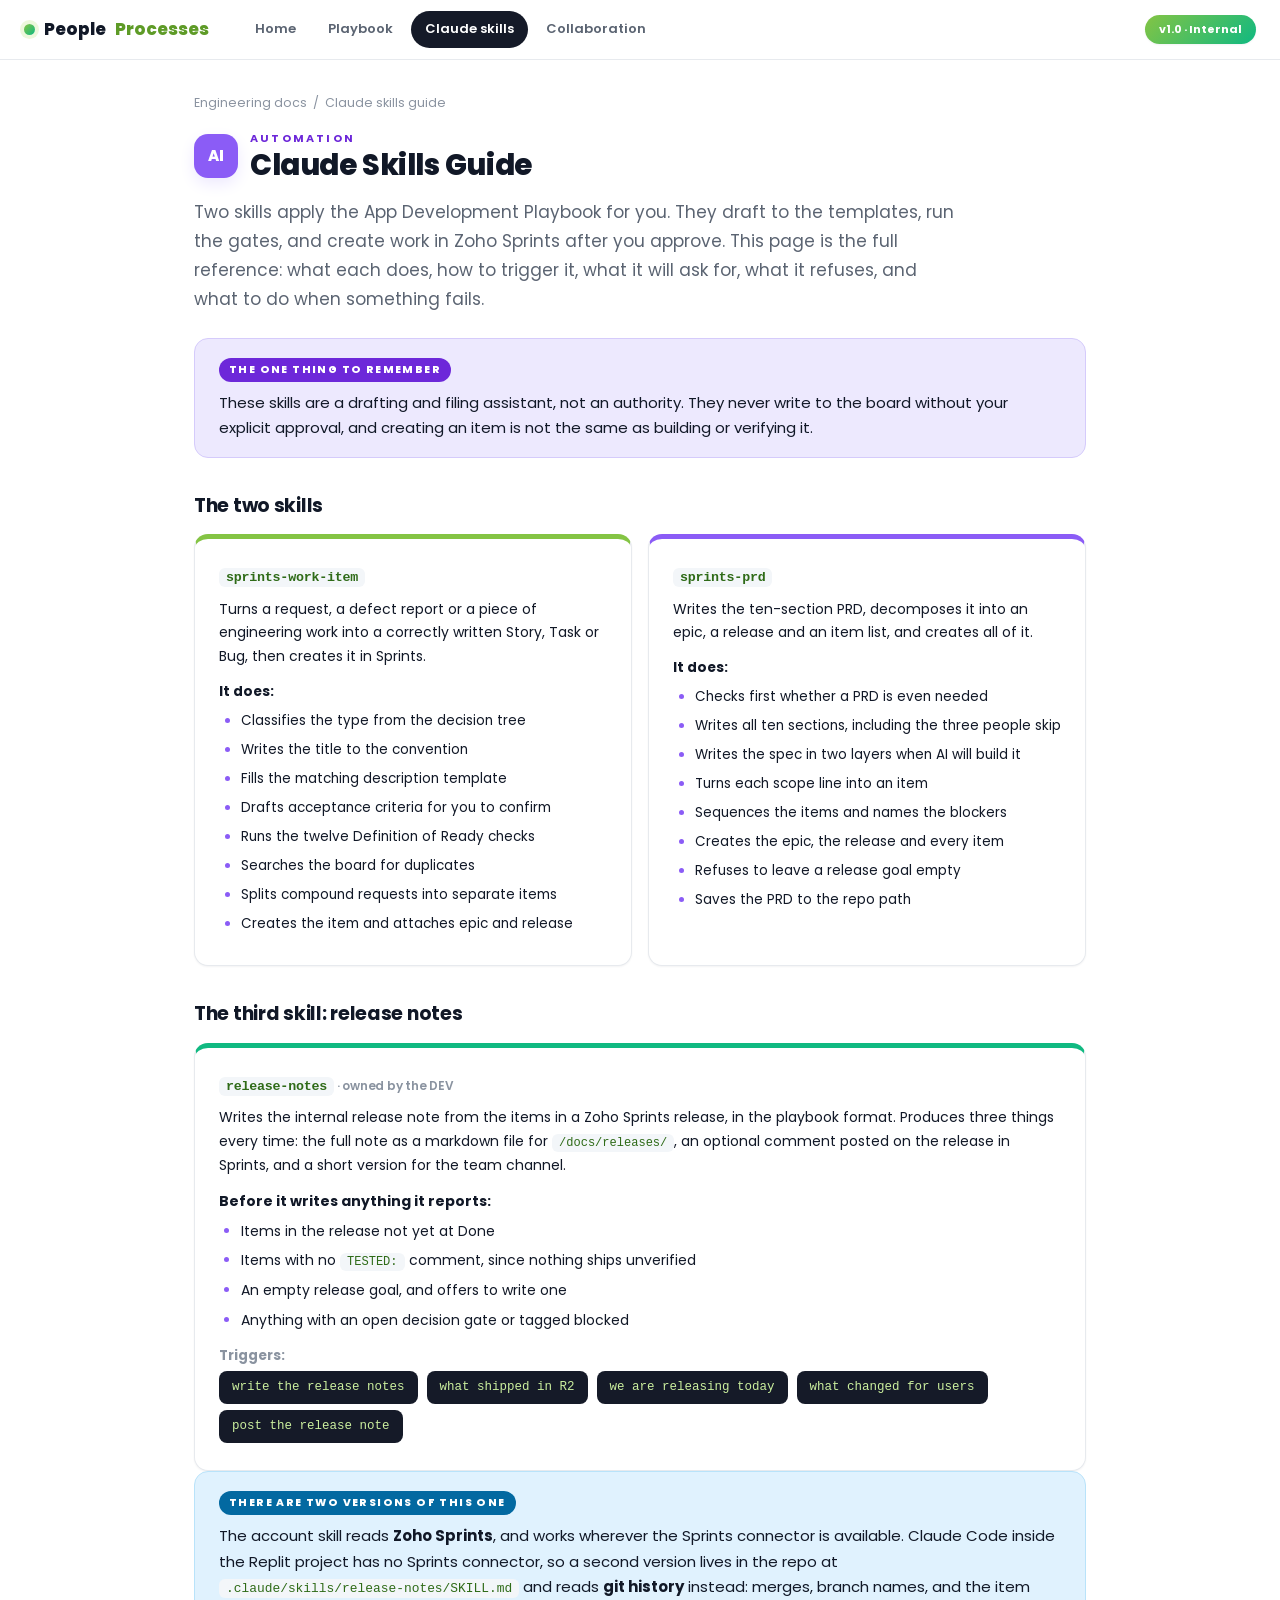
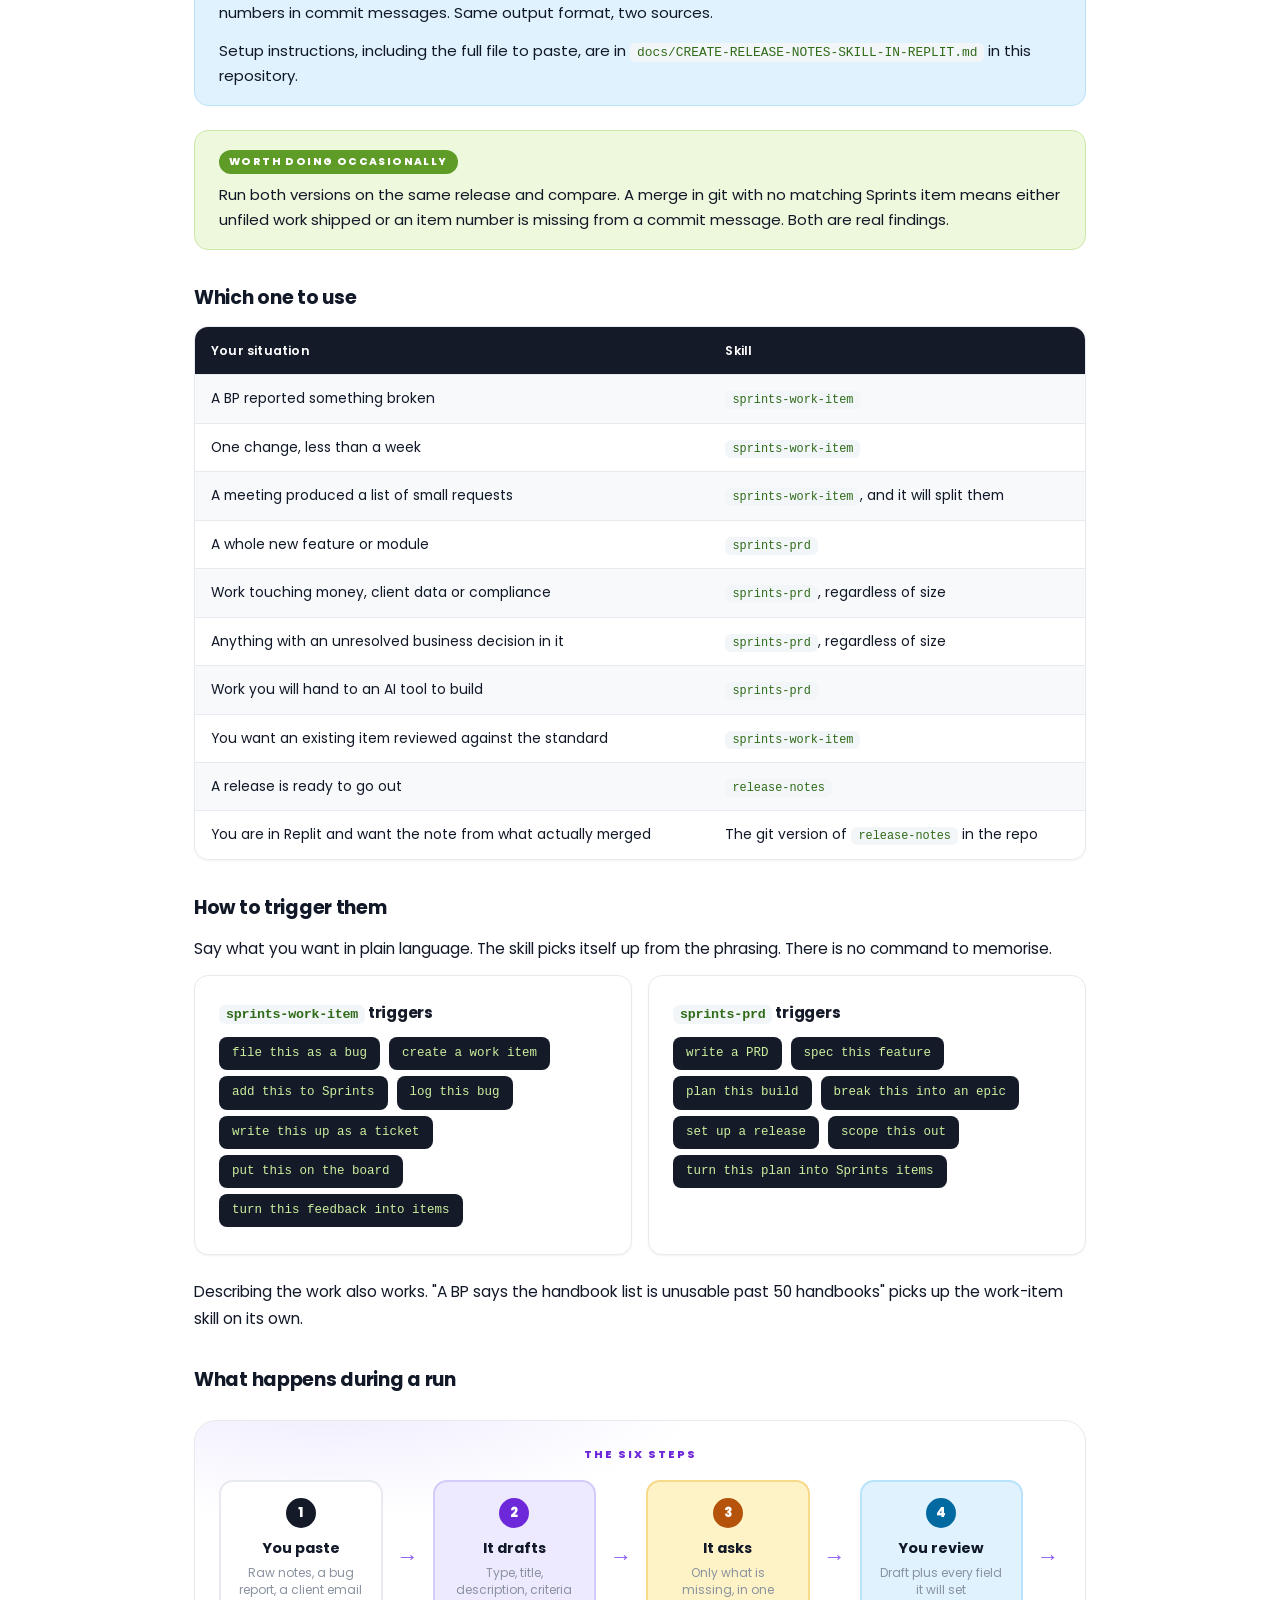
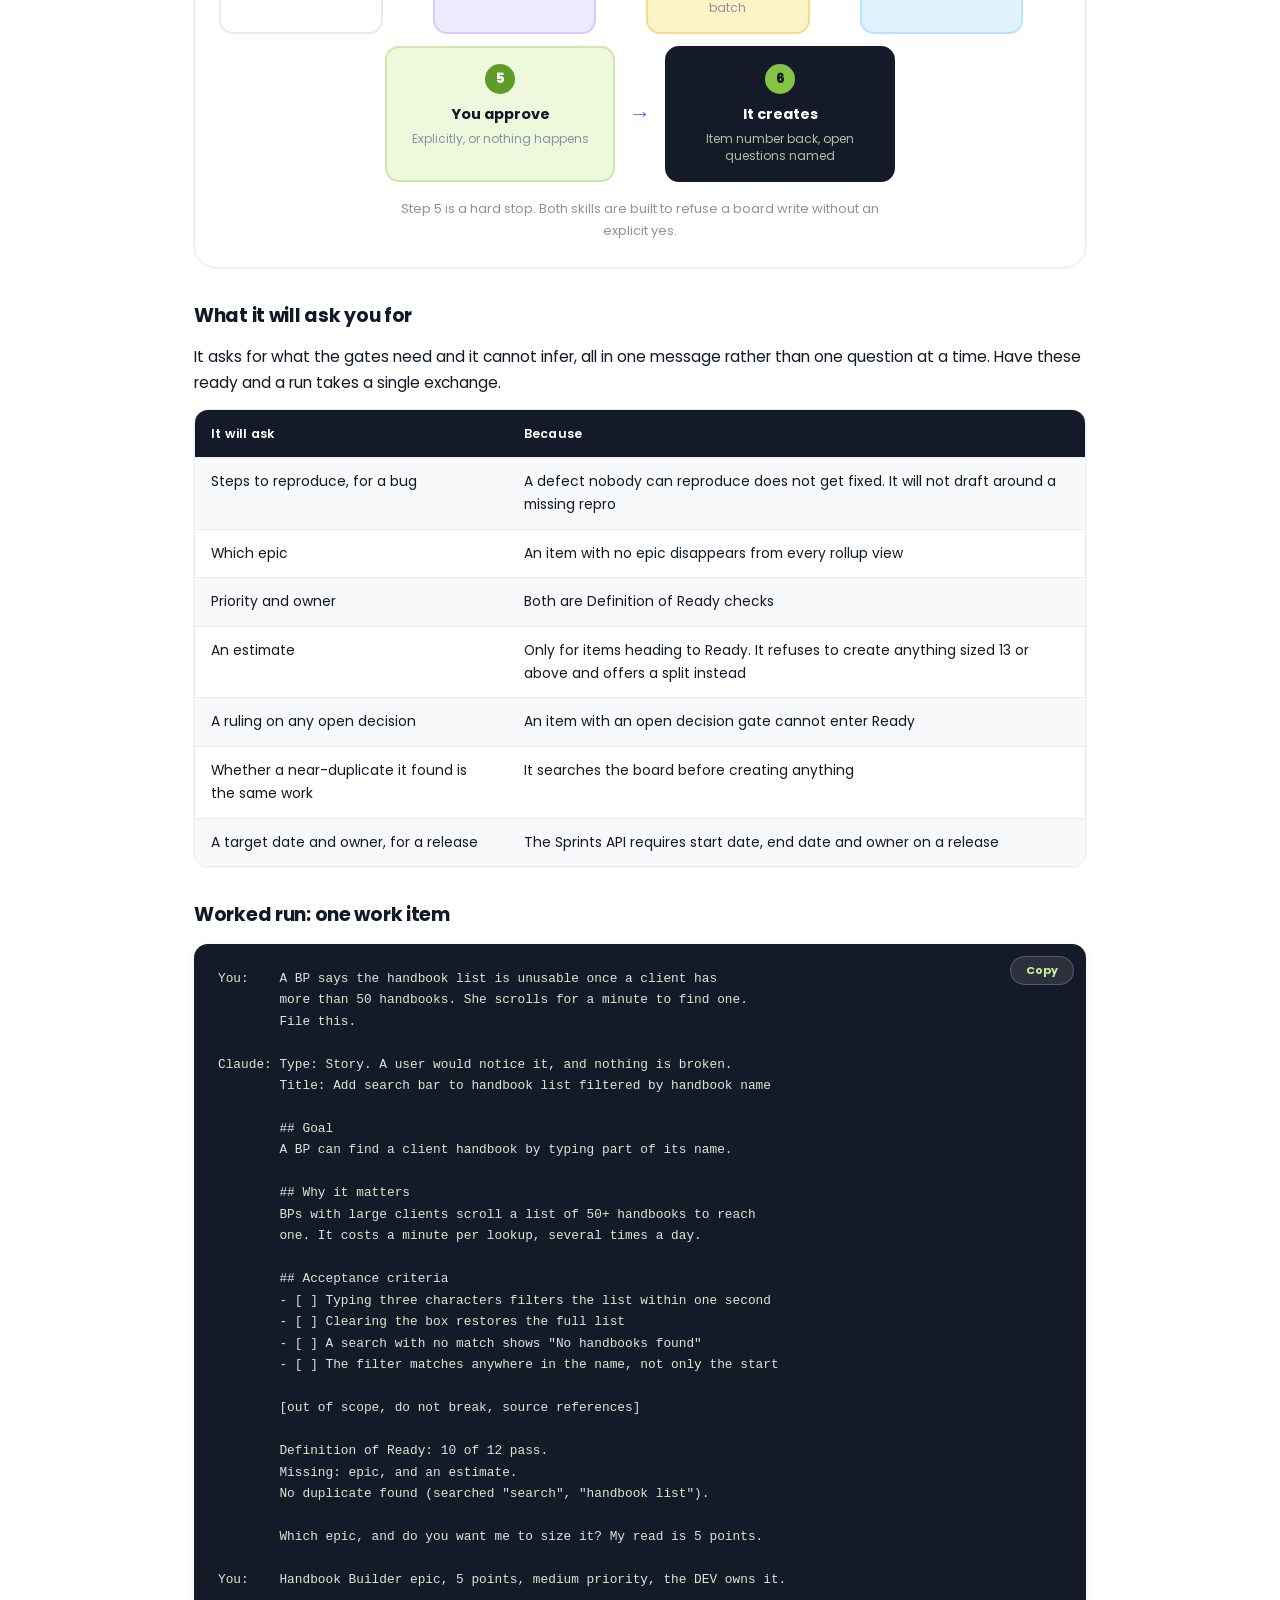
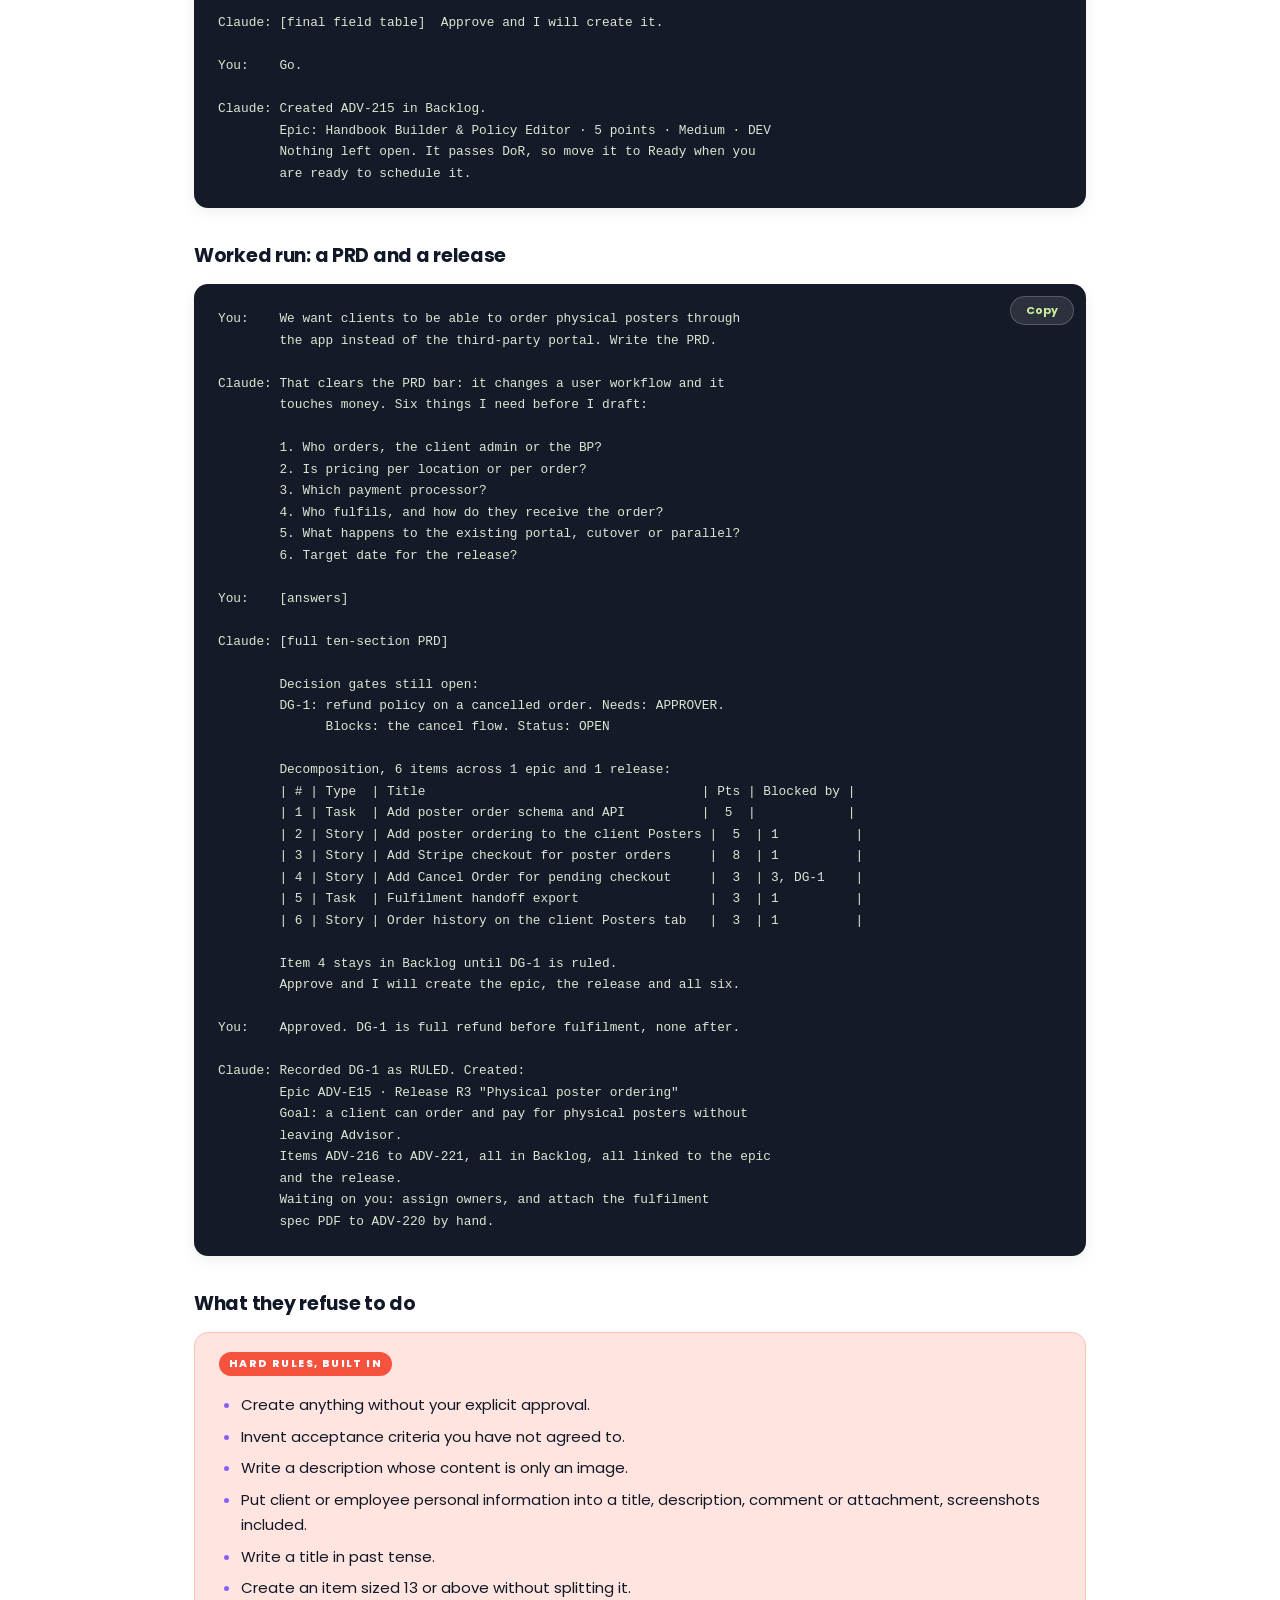
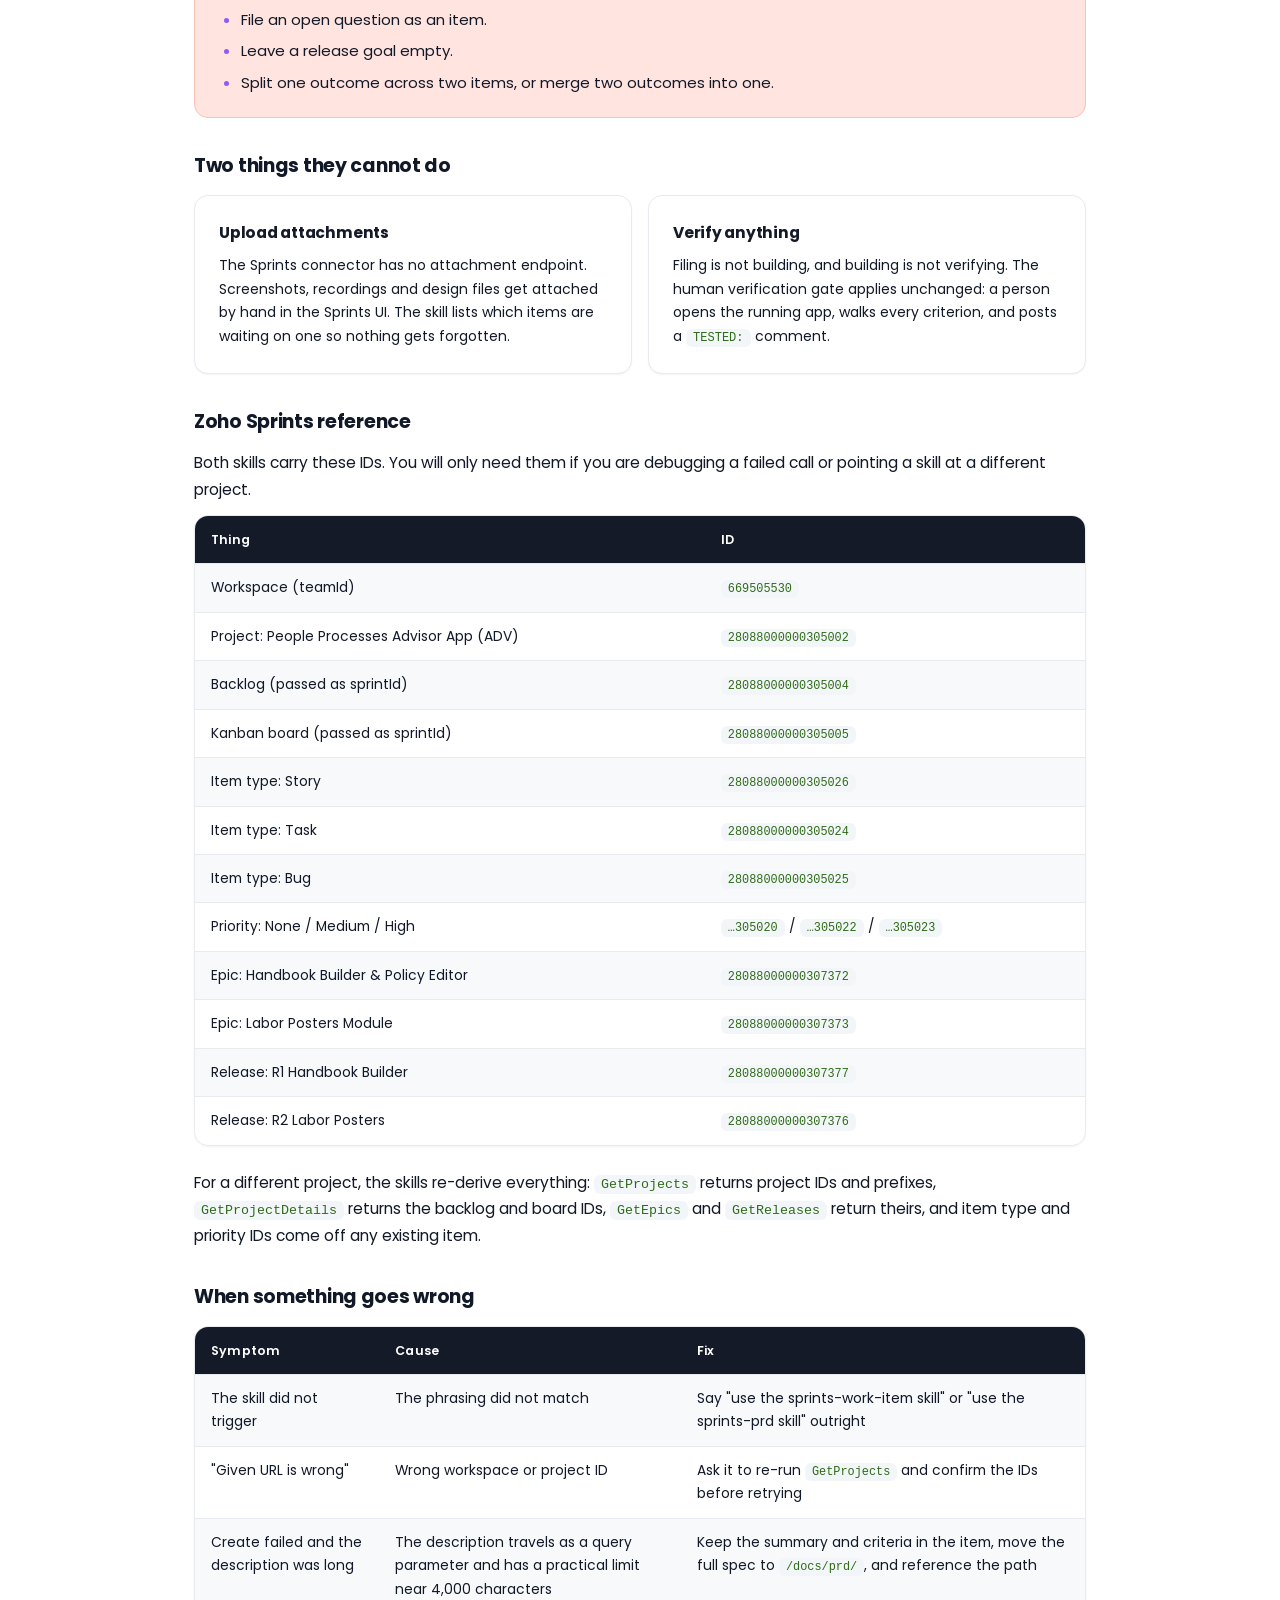
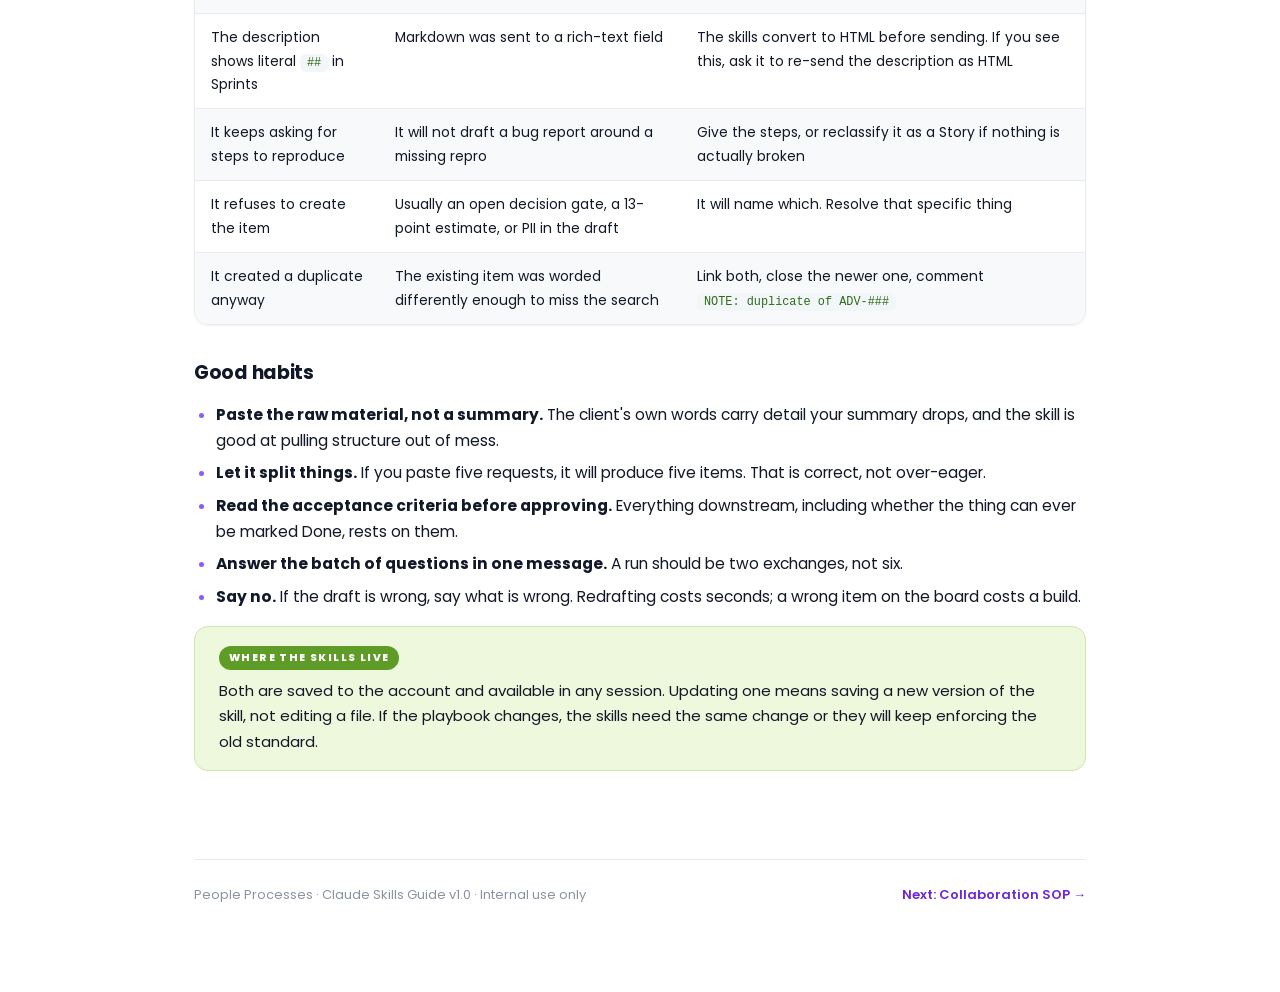
<file: skills.html>
<!DOCTYPE html>
<html lang="en">
<head>
<meta charset="utf-8">
<meta name="viewport" content="width=device-width, initial-scale=1">
<title>Claude Skills Guide · People Processes</title>
<meta name="description" content="How to use the sprints-work-item and sprints-prd Claude skills to draft documentation and create work in Zoho Sprints.">
<link rel="preconnect" href="https://fonts.googleapis.com">
<link rel="preconnect" href="https://fonts.gstatic.com" crossorigin>
<link href="https://fonts.googleapis.com/css2?family=Poppins:wght@400;500;600;700;800&display=swap" rel="stylesheet">
<link rel="stylesheet" href="assets/site.css">
</head>
<body>

<div id="bar"></div>
<div id="confetti"></div>

<div class="topbar">
  <div class="brand"><span class="dot"></span>People<span>Processes</span></div>
  <nav class="sitenav">
    <a href="index.html">Home</a>
    <a href="playbook.html">Playbook</a>
    <a href="skills.html" class="here">Claude skills</a>
    <a href="collaboration.html">Collaboration</a>
  </nav>
  <div class="chip-v">v1.0 · Internal</div>
</div>

<div class="docwrap" style="--acc:var(--violet);--acc-l:var(--violet-l);--acc-d:#6D28D9">
  <div class="crumb"><a href="index.html">Engineering docs</a> &nbsp;/&nbsp; Claude skills guide</div>

  <div class="sechead">
    <div class="secnum">AI</div>
    <div><div class="sectag">Automation</div><h2>Claude Skills Guide</h2></div>
  </div>

  <p class="lead">Two skills apply the App Development Playbook for you. They draft to the templates,
  run the gates, and create work in Zoho Sprints after you approve. This page is the full reference:
  what each does, how to trigger it, what it will ask for, what it refuses, and what to do when
  something fails.</p>

  <div class="callout c-ai">
    <span class="tag">The one thing to remember</span>
    <p>These skills are a drafting and filing assistant, not an authority. They never write to the
    board without your explicit approval, and creating an item is not the same as building or
    verifying it.</p>
  </div>

  <!-- ── the two skills ── -->
  <h3>The two skills</h3>
  <div class="grid2">
    <div class="card" style="border-top:5px solid var(--lime)">
      <h4><code>sprints-work-item</code></h4>
      <p style="font-size:14px">Turns a request, a defect report or a piece of engineering work into a
      correctly written Story, Task or Bug, then creates it in Sprints.</p>
      <p style="font-size:13.5px;margin-bottom:6px"><b>It does:</b></p>
      <ul style="font-size:13.5px;margin:0">
        <li>Classifies the type from the decision tree</li>
        <li>Writes the title to the convention</li>
        <li>Fills the matching description template</li>
        <li>Drafts acceptance criteria for you to confirm</li>
        <li>Runs the twelve Definition of Ready checks</li>
        <li>Searches the board for duplicates</li>
        <li>Splits compound requests into separate items</li>
        <li>Creates the item and attaches epic and release</li>
      </ul>
    </div>
    <div class="card" style="border-top:5px solid var(--violet)">
      <h4><code>sprints-prd</code></h4>
      <p style="font-size:14px">Writes the ten-section PRD, decomposes it into an epic, a release and
      an item list, and creates all of it.</p>
      <p style="font-size:13.5px;margin-bottom:6px"><b>It does:</b></p>
      <ul style="font-size:13.5px;margin:0">
        <li>Checks first whether a PRD is even needed</li>
        <li>Writes all ten sections, including the three people skip</li>
        <li>Writes the spec in two layers when AI will build it</li>
        <li>Turns each scope line into an item</li>
        <li>Sequences the items and names the blockers</li>
        <li>Creates the epic, the release and every item</li>
        <li>Refuses to leave a release goal empty</li>
        <li>Saves the PRD to the repo path</li>
      </ul>
    </div>
  </div>

  <h3>The third skill: release notes</h3>
  <div class="card" style="border-top:5px solid var(--mint)">
    <h4><code>release-notes</code> <span style="font-size:12px;font-weight:600;color:var(--muted)">· owned by the DEV</span></h4>
    <p style="font-size:14px">Writes the internal release note from the items in a Zoho Sprints
    release, in the playbook format. Produces three things every time: the full note as a markdown
    file for <code>/docs/releases/</code>, an optional comment posted on the release in Sprints, and a
    short version for the team channel.</p>
    <p style="font-size:14px;margin-bottom:6px"><b>Before it writes anything it reports:</b></p>
    <ul style="font-size:14px;margin:0">
      <li>Items in the release not yet at Done</li>
      <li>Items with no <code>TESTED:</code> comment, since nothing ships unverified</li>
      <li>An empty release goal, and offers to write one</li>
      <li>Anything with an open decision gate or tagged blocked</li>
    </ul>
    <p style="margin:var(--s3) 0 0;font-size:13.5px;color:var(--muted)"><b>Triggers:</b></p>
    <div>
      <span class="trig">write the release notes</span>
      <span class="trig">what shipped in R2</span>
      <span class="trig">we are releasing today</span>
      <span class="trig">what changed for users</span>
      <span class="trig">post the release note</span>
    </div>
  </div>

  <div class="callout c-info">
    <span class="tag">There are two versions of this one</span>
    <p>The account skill reads <b>Zoho Sprints</b>, and works wherever the Sprints connector is
    available. Claude Code inside the Replit project has no Sprints connector, so a second version
    lives in the repo at <code>.claude/skills/release-notes/SKILL.md</code> and reads <b>git history</b>
    instead: merges, branch names, and the item numbers in commit messages. Same output format, two
    sources.</p>
    <p style="margin-bottom:0">Setup instructions, including the full file to paste, are in
    <code>docs/CREATE-RELEASE-NOTES-SKILL-IN-REPLIT.md</code> in this repository.</p>
  </div>

  <div class="callout c-tip">
    <span class="tag">Worth doing occasionally</span>
    <p>Run both versions on the same release and compare. A merge in git with no matching Sprints
    item means either unfiled work shipped or an item number is missing from a commit message. Both
    are real findings.</p>
  </div>

  <!-- ── which one ── -->
  <h3>Which one to use</h3>
  <div class="tablewrap"><table>
    <tr><th>Your situation</th><th>Skill</th></tr>
    <tr><td>A BP reported something broken</td><td><code>sprints-work-item</code></td></tr>
    <tr><td>One change, less than a week</td><td><code>sprints-work-item</code></td></tr>
    <tr><td>A meeting produced a list of small requests</td><td><code>sprints-work-item</code>, and it will split them</td></tr>
    <tr><td>A whole new feature or module</td><td><code>sprints-prd</code></td></tr>
    <tr><td>Work touching money, client data or compliance</td><td><code>sprints-prd</code>, regardless of size</td></tr>
    <tr><td>Anything with an unresolved business decision in it</td><td><code>sprints-prd</code>, regardless of size</td></tr>
    <tr><td>Work you will hand to an AI tool to build</td><td><code>sprints-prd</code></td></tr>
    <tr><td>You want an existing item reviewed against the standard</td><td><code>sprints-work-item</code></td></tr>
    <tr><td>A release is ready to go out</td><td><code>release-notes</code></td></tr>
    <tr><td>You are in Replit and want the note from what actually merged</td><td>The git version of <code>release-notes</code> in the repo</td></tr>
  </table></div>

  <!-- ── triggers ── -->
  <h3>How to trigger them</h3>
  <p>Say what you want in plain language. The skill picks itself up from the phrasing. There is no
  command to memorise.</p>

  <div class="grid2">
    <div class="card">
      <h4 style="margin-top:0"><code>sprints-work-item</code> triggers</h4>
      <div>
        <span class="trig">file this as a bug</span>
        <span class="trig">create a work item</span>
        <span class="trig">add this to Sprints</span>
        <span class="trig">log this bug</span>
        <span class="trig">write this up as a ticket</span>
        <span class="trig">put this on the board</span>
        <span class="trig">turn this feedback into items</span>
      </div>
    </div>
    <div class="card">
      <h4 style="margin-top:0"><code>sprints-prd</code> triggers</h4>
      <div>
        <span class="trig">write a PRD</span>
        <span class="trig">spec this feature</span>
        <span class="trig">plan this build</span>
        <span class="trig">break this into an epic</span>
        <span class="trig">set up a release</span>
        <span class="trig">scope this out</span>
        <span class="trig">turn this plan into Sprints items</span>
      </div>
    </div>
  </div>
  <p>Describing the work also works. "A BP says the handbook list is unusable past 50 handbooks" picks
  up the work-item skill on its own.</p>

  <!-- ── the run ── -->
  <h3>What happens during a run</h3>
  <figure>
    <p class="fig-title">The six steps</p>
    <div class="chain">
      <div class="node"><div class="num">1</div><b>You paste</b><small>Raw notes, a bug report, a client email</small></div>
      <div class="arrow">&#8594;</div>
      <div class="node violet"><div class="num">2</div><b>It drafts</b><small>Type, title, description, criteria</small></div>
      <div class="arrow">&#8594;</div>
      <div class="node amber"><div class="num">3</div><b>It asks</b><small>Only what is missing, in one batch</small></div>
      <div class="arrow">&#8594;</div>
      <div class="node cyan"><div class="num">4</div><b>You review</b><small>Draft plus every field it will set</small></div>
      <div class="arrow">&#8594;</div>
      <div class="node lime"><div class="num">5</div><b>You approve</b><small>Explicitly, or nothing happens</small></div>
      <div class="arrow">&#8594;</div>
      <div class="node dark"><div class="num">6</div><b>It creates</b><small>Item number back, open questions named</small></div>
    </div>
    <figcaption>Step 5 is a hard stop. Both skills are built to refuse a board write without an
    explicit yes.</figcaption>
  </figure>

  <h3>What it will ask you for</h3>
  <p>It asks for what the gates need and it cannot infer, all in one message rather than one question
  at a time. Have these ready and a run takes a single exchange.</p>
  <div class="tablewrap"><table>
    <tr><th>It will ask</th><th>Because</th></tr>
    <tr><td>Steps to reproduce, for a bug</td><td>A defect nobody can reproduce does not get fixed. It will not draft around a missing repro</td></tr>
    <tr><td>Which epic</td><td>An item with no epic disappears from every rollup view</td></tr>
    <tr><td>Priority and owner</td><td>Both are Definition of Ready checks</td></tr>
    <tr><td>An estimate</td><td>Only for items heading to Ready. It refuses to create anything sized 13 or above and offers a split instead</td></tr>
    <tr><td>A ruling on any open decision</td><td>An item with an open decision gate cannot enter Ready</td></tr>
    <tr><td>Whether a near-duplicate it found is the same work</td><td>It searches the board before creating anything</td></tr>
    <tr><td>A target date and owner, for a release</td><td>The Sprints API requires start date, end date and owner on a release</td></tr>
  </table></div>

  <!-- ── worked runs ── -->
  <h3>Worked run: one work item</h3>
  <div class="codewrap"><button class="copy" data-target="run1" type="button">Copy</button><pre id="run1"><code>You:    A BP says the handbook list is unusable once a client has
        more than 50 handbooks. She scrolls for a minute to find one.
        File this.

Claude: Type: Story. A user would notice it, and nothing is broken.
        Title: Add search bar to handbook list filtered by handbook name

        ## Goal
        A BP can find a client handbook by typing part of its name.

        ## Why it matters
        BPs with large clients scroll a list of 50+ handbooks to reach
        one. It costs a minute per lookup, several times a day.

        ## Acceptance criteria
        - [ ] Typing three characters filters the list within one second
        - [ ] Clearing the box restores the full list
        - [ ] A search with no match shows "No handbooks found"
        - [ ] The filter matches anywhere in the name, not only the start

        [out of scope, do not break, source references]

        Definition of Ready: 10 of 12 pass.
        Missing: epic, and an estimate.
        No duplicate found (searched "search", "handbook list").

        Which epic, and do you want me to size it? My read is 5 points.

You:    Handbook Builder epic, 5 points, medium priority, the DEV owns it.

Claude: [final field table]  Approve and I will create it.

You:    Go.

Claude: Created ADV-215 in Backlog.
        Epic: Handbook Builder & Policy Editor · 5 points · Medium · DEV
        Nothing left open. It passes DoR, so move it to Ready when you
        are ready to schedule it.</code></pre></div>

  <h3>Worked run: a PRD and a release</h3>
  <div class="codewrap"><button class="copy" data-target="run2" type="button">Copy</button><pre id="run2"><code>You:    We want clients to be able to order physical posters through
        the app instead of the third-party portal. Write the PRD.

Claude: That clears the PRD bar: it changes a user workflow and it
        touches money. Six things I need before I draft:

        1. Who orders, the client admin or the BP?
        2. Is pricing per location or per order?
        3. Which payment processor?
        4. Who fulfils, and how do they receive the order?
        5. What happens to the existing portal, cutover or parallel?
        6. Target date for the release?

You:    [answers]

Claude: [full ten-section PRD]

        Decision gates still open:
        DG-1: refund policy on a cancelled order. Needs: APPROVER.
              Blocks: the cancel flow. Status: OPEN

        Decomposition, 6 items across 1 epic and 1 release:
        | # | Type  | Title                                    | Pts | Blocked by |
        | 1 | Task  | Add poster order schema and API          |  5  |            |
        | 2 | Story | Add poster ordering to the client Posters |  5  | 1          |
        | 3 | Story | Add Stripe checkout for poster orders     |  8  | 1          |
        | 4 | Story | Add Cancel Order for pending checkout     |  3  | 3, DG-1    |
        | 5 | Task  | Fulfilment handoff export                 |  3  | 1          |
        | 6 | Story | Order history on the client Posters tab   |  3  | 1          |

        Item 4 stays in Backlog until DG-1 is ruled.
        Approve and I will create the epic, the release and all six.

You:    Approved. DG-1 is full refund before fulfilment, none after.

Claude: Recorded DG-1 as RULED. Created:
        Epic ADV-E15 · Release R3 "Physical poster ordering"
        Goal: a client can order and pay for physical posters without
        leaving Advisor.
        Items ADV-216 to ADV-221, all in Backlog, all linked to the epic
        and the release.
        Waiting on you: assign owners, and attach the fulfilment
        spec PDF to ADV-220 by hand.</code></pre></div>

  <!-- ── refusals ── -->
  <h3>What they refuse to do</h3>
  <div class="callout c-stop">
    <span class="tag">Hard rules, built in</span>
    <ul style="margin:var(--s2) 0 0">
      <li>Create anything without your explicit approval.</li>
      <li>Invent acceptance criteria you have not agreed to.</li>
      <li>Write a description whose content is only an image.</li>
      <li>Put client or employee personal information into a title, description, comment or
      attachment, screenshots included.</li>
      <li>Write a title in past tense.</li>
      <li>Create an item sized 13 or above without splitting it.</li>
      <li>File an open question as an item.</li>
      <li>Leave a release goal empty.</li>
      <li>Split one outcome across two items, or merge two outcomes into one.</li>
    </ul>
  </div>

  <h3>Two things they cannot do</h3>
  <div class="grid2">
    <div class="card">
      <h4 style="margin-top:0">Upload attachments</h4>
      <p style="margin:0;font-size:14px">The Sprints connector has no attachment endpoint.
      Screenshots, recordings and design files get attached by hand in the Sprints UI. The skill lists
      which items are waiting on one so nothing gets forgotten.</p>
    </div>
    <div class="card">
      <h4 style="margin-top:0">Verify anything</h4>
      <p style="margin:0;font-size:14px">Filing is not building, and building is not verifying. The
      human verification gate applies unchanged: a person opens the running app, walks every
      criterion, and posts a <code>TESTED:</code> comment.</p>
    </div>
  </div>

  <!-- ── reference ── -->
  <h3>Zoho Sprints reference</h3>
  <p>Both skills carry these IDs. You will only need them if you are debugging a failed call or
  pointing a skill at a different project.</p>
  <div class="tablewrap"><table>
    <tr><th>Thing</th><th>ID</th></tr>
    <tr><td>Workspace (teamId)</td><td><code>669505530</code></td></tr>
    <tr><td>Project: People Processes Advisor App (ADV)</td><td><code>28088000000305002</code></td></tr>
    <tr><td>Backlog (passed as sprintId)</td><td><code>28088000000305004</code></td></tr>
    <tr><td>Kanban board (passed as sprintId)</td><td><code>28088000000305005</code></td></tr>
    <tr><td>Item type: Story</td><td><code>28088000000305026</code></td></tr>
    <tr><td>Item type: Task</td><td><code>28088000000305024</code></td></tr>
    <tr><td>Item type: Bug</td><td><code>28088000000305025</code></td></tr>
    <tr><td>Priority: None / Medium / High</td><td><code>…305020</code> / <code>…305022</code> / <code>…305023</code></td></tr>
    <tr><td>Epic: Handbook Builder &amp; Policy Editor</td><td><code>28088000000307372</code></td></tr>
    <tr><td>Epic: Labor Posters Module</td><td><code>28088000000307373</code></td></tr>
    <tr><td>Release: R1 Handbook Builder</td><td><code>28088000000307377</code></td></tr>
    <tr><td>Release: R2 Labor Posters</td><td><code>28088000000307376</code></td></tr>
  </table></div>

  <p>For a different project, the skills re-derive everything: <code>GetProjects</code> returns
  project IDs and prefixes, <code>GetProjectDetails</code> returns the backlog and board IDs,
  <code>GetEpics</code> and <code>GetReleases</code> return theirs, and item type and priority IDs
  come off any existing item.</p>

  <!-- ── troubleshooting ── -->
  <h3>When something goes wrong</h3>
  <div class="tablewrap"><table>
    <tr><th>Symptom</th><th>Cause</th><th>Fix</th></tr>
    <tr><td>The skill did not trigger</td><td>The phrasing did not match</td><td>Say "use the sprints-work-item skill" or "use the sprints-prd skill" outright</td></tr>
    <tr><td>"Given URL is wrong"</td><td>Wrong workspace or project ID</td><td>Ask it to re-run <code>GetProjects</code> and confirm the IDs before retrying</td></tr>
    <tr><td>Create failed and the description was long</td><td>The description travels as a query parameter and has a practical limit near 4,000 characters</td><td>Keep the summary and criteria in the item, move the full spec to <code>/docs/prd/</code>, and reference the path</td></tr>
    <tr><td>The description shows literal <code>##</code> in Sprints</td><td>Markdown was sent to a rich-text field</td><td>The skills convert to HTML before sending. If you see this, ask it to re-send the description as HTML</td></tr>
    <tr><td>It keeps asking for steps to reproduce</td><td>It will not draft a bug report around a missing repro</td><td>Give the steps, or reclassify it as a Story if nothing is actually broken</td></tr>
    <tr><td>It refuses to create the item</td><td>Usually an open decision gate, a 13-point estimate, or PII in the draft</td><td>It will name which. Resolve that specific thing</td></tr>
    <tr><td>It created a duplicate anyway</td><td>The existing item was worded differently enough to miss the search</td><td>Link both, close the newer one, comment <code>NOTE: duplicate of ADV-###</code></td></tr>
  </table></div>

  <h3>Good habits</h3>
  <ul>
    <li><b>Paste the raw material, not a summary.</b> The client's own words carry detail your summary
    drops, and the skill is good at pulling structure out of mess.</li>
    <li><b>Let it split things.</b> If you paste five requests, it will produce five items. That is
    correct, not over-eager.</li>
    <li><b>Read the acceptance criteria before approving.</b> Everything downstream, including whether
    the thing can ever be marked Done, rests on them.</li>
    <li><b>Answer the batch of questions in one message.</b> A run should be two exchanges, not six.</li>
    <li><b>Say no.</b> If the draft is wrong, say what is wrong. Redrafting costs seconds; a wrong item
    on the board costs a build.</li>
  </ul>

  <div class="callout c-tip">
    <span class="tag">Where the skills live</span>
    <p>Both are saved to the account and available in any session. Updating one means saving a new
    version of the skill, not editing a file. If the playbook changes, the skills need the same change
    or they will keep enforcing the old standard.</p>
  </div>

  <div class="pagefoot">
    <span>People Processes · Claude Skills Guide v1.0 · Internal use only</span>
    <a href="collaboration.html">Next: Collaboration SOP &#8594;</a>
  </div>
</div>

<button class="toTop" id="toTop" type="button" aria-label="Back to top">&uarr;</button>
<script src="assets/site.js"></script>
</body>
</html>
</file>
<file: assets/site.css>
/* ═══════════════ TOKENS ═══════════════ */
:root{
  /* brand + fun palette */
  --lime:#84C444;   --lime-d:#5E9B27;  --lime-l:#EDF8DC;
  --mint:#10B981;   --mint-l:#DCFCE7;
  --cyan:#0EA5E9;   --cyan-l:#E0F2FE;
  --violet:#8B5CF6; --violet-l:#EDE9FE;
  --pink:#EC4899;   --pink-l:#FCE7F3;
  --coral:#F5533D;  --coral-l:#FFE4E0;
  --amber:#F59E0B;  --amber-l:#FEF3C7;
  --navy:#151A28;   --ink:#111827;  --gray:#5B6472;  --muted:#8A93A0;
  --line:#E7EAEE;   --paper:#FFFFFF; --wash:#F7F9FB; --code:#F3F6F9;

  --acc:var(--lime); --acc-l:var(--lime-l); --acc-d:var(--lime-d);

  /* spacing scale — every gap in the doc comes from here */
  --s1:4px; --s2:8px; --s3:12px; --s4:16px; --s5:24px;
  --s6:32px; --s7:48px; --s8:64px; --s9:88px;

  --r1:8px; --r2:14px; --r3:22px; --r4:999px;
  --sh1:0 1px 2px rgba(21,26,40,.05);
  --sh2:0 4px 14px rgba(21,26,40,.07);
  --sh3:0 14px 40px rgba(21,26,40,.12);
  --font:'Poppins',Arial,'Helvetica Neue',Helvetica,sans-serif;
  --mono:'SF Mono',ui-monospace,Consolas,Menlo,monospace;
  --top:60px;
}
*{box-sizing:border-box}
html{scroll-behavior:smooth}
body{margin:0;font-family:var(--font);color:var(--ink);background:var(--paper);
  -webkit-font-smoothing:antialiased;font-size:15.5px;line-height:1.7}
h1,h2,h3,h4{letter-spacing:-.015em;margin:0}
p{margin:0 0 var(--s3)}
a{color:var(--acc-d)}
code{font-family:var(--mono);font-size:.86em;background:var(--code);color:#2F6B18;
  padding:2px 7px;border-radius:6px;white-space:nowrap}

/* ═══════════════ CHROME ═══════════════ */
#bar{position:fixed;top:0;left:0;height:4px;width:0;z-index:100;
  background:linear-gradient(90deg,var(--lime),var(--cyan),var(--violet),var(--pink));
  transition:width .12s linear}
.topbar{position:sticky;top:0;z-index:60;height:var(--top);
  background:rgba(255,255,255,.93);backdrop-filter:blur(12px);
  border-bottom:1px solid var(--line);
  display:flex;align-items:center;gap:var(--s4);padding:0 var(--s5)}
.brand{font-weight:800;font-size:17px;white-space:nowrap;display:flex;align-items:center;gap:9px}
.brand .dot{width:11px;height:11px;border-radius:50%;
  background:linear-gradient(135deg,var(--lime),var(--mint));box-shadow:0 0 0 4px var(--lime-l)}
.brand span{color:var(--lime-d)}
.doctitle{font-size:13px;color:var(--muted);white-space:nowrap;overflow:hidden;text-overflow:ellipsis}
.chip-v{margin-left:auto;font-size:11px;font-weight:700;color:#fff;
  background:linear-gradient(135deg,var(--lime),var(--mint));
  padding:5px 14px;border-radius:var(--r4);white-space:nowrap;box-shadow:var(--sh1)}
#menubtn{display:none;background:#fff;border:1px solid var(--line);border-radius:var(--r1);
  padding:7px 12px;font-family:var(--font);font-size:13px;font-weight:600;cursor:pointer}

/* ═══════════════ LAYOUT ═══════════════ */
.shell{display:grid;grid-template-columns:286px minmax(0,1fr);max-width:1460px;margin:0 auto}
.side{position:sticky;top:var(--top);align-self:start;height:calc(100vh - var(--top));
  overflow-y:auto;border-right:1px solid var(--line);padding:var(--s5) var(--s4) var(--s9);
  background:var(--wash)}
.progwrap{display:flex;align-items:center;gap:var(--s3);padding:var(--s3);margin-bottom:var(--s4);
  background:#fff;border:1px solid var(--line);border-radius:var(--r2);box-shadow:var(--sh1)}
.progwrap .lbl{font-size:11.5px;color:var(--muted);line-height:1.35}
.progwrap .lbl b{display:block;font-size:13px;color:var(--ink)}
.searchbox{width:100%;font-family:var(--font);font-size:13.5px;padding:11px 14px;
  border:1.5px solid var(--line);border-radius:var(--r2);margin-bottom:var(--s4);
  outline:none;background:#fff;transition:.15s}
.searchbox:focus{border-color:var(--lime);box-shadow:0 0 0 4px var(--lime-l)}
.navlink{display:flex;gap:10px;align-items:center;text-decoration:none;color:var(--gray);
  font-size:13.5px;padding:8px 11px;border-radius:var(--r1);margin-bottom:2px;transition:.14s}
.navlink .n{flex:none;width:26px;height:22px;display:grid;place-items:center;border-radius:6px;
  font-size:11px;font-weight:700;background:#fff;border:1px solid var(--line);color:var(--muted)}
.navlink:hover{background:#fff;color:var(--ink)}
.navlink.seen .n{background:var(--lime-l);border-color:#CDE8A8;color:var(--lime-d)}
.navlink.active{background:#fff;color:var(--ink);font-weight:600;box-shadow:var(--sh1)}
.navlink.active .n{background:var(--lime);border-color:var(--lime);color:#fff}
.main{padding:var(--s6) var(--s7) var(--s9);min-width:0}

/* ═══════════════ SECTIONS ═══════════════ */
section{scroll-margin-top:calc(var(--top) + 12px);padding-block:var(--s7) 0}
.sechead{display:flex;align-items:center;gap:var(--s3);margin-bottom:var(--s4)}
.secnum{flex:none;width:44px;height:44px;border-radius:var(--r2);display:grid;place-items:center;
  font-weight:800;font-size:15px;color:#fff;background:var(--acc);box-shadow:0 6px 16px var(--acc-l)}
.sectag{font-size:11px;font-weight:700;letter-spacing:2.2px;text-transform:uppercase;color:var(--acc-d)}
.sechead h2{font-size:29px;font-weight:800;line-height:1.15;margin-top:1px}
.lead{font-size:17px;color:var(--gray);margin-bottom:var(--s5);max-width:70ch}
h3{font-size:19px;font-weight:700;margin:var(--s6) 0 var(--s3)}
h4{font-size:15.5px;font-weight:700;margin:var(--s5) 0 var(--s2);color:var(--navy)}
ul,ol{margin:0 0 var(--s4);padding-left:22px}
li{margin:6px 0}
li::marker{color:var(--acc)}
hr{border:none;border-top:1px solid var(--line);margin:var(--s7) 0 0}

/* ═══════════════ HERO ═══════════════ */
.hero{border-radius:var(--r3);overflow:hidden;box-shadow:var(--sh3);margin-bottom:var(--s6)}
.hero-top{position:relative;padding:var(--s7) var(--s6) var(--s6);color:#fff;overflow:hidden;
  background:linear-gradient(135deg,#151A28 0%,#1C3A2A 45%,#2F6B18 100%)}
.blob{position:absolute;border-radius:50%;filter:blur(46px);opacity:.5}
.b1{width:280px;height:280px;background:var(--lime);top:-110px;right:-40px;animation:float 13s ease-in-out infinite}
.b2{width:220px;height:220px;background:var(--cyan);bottom:-120px;right:180px;animation:float 17s ease-in-out infinite reverse}
.b3{width:170px;height:170px;background:var(--violet);top:20px;right:280px;opacity:.35;animation:float 21s ease-in-out infinite}
@keyframes float{0%,100%{transform:translate(0,0)}50%{transform:translate(-26px,22px)}}
.hero-top>.z{position:relative;z-index:2}
.kicker{display:inline-flex;align-items:center;gap:8px;font-size:11px;font-weight:700;
  letter-spacing:2.5px;text-transform:uppercase;color:#CBEF9E;
  background:rgba(255,255,255,.1);border:1px solid rgba(255,255,255,.18);
  padding:6px 14px;border-radius:var(--r4);margin-bottom:var(--s4)}
.hero-top h1{font-size:44px;font-weight:800;line-height:1.05}
.hero-top h1 em{font-style:normal;
  background:linear-gradient(135deg,#BEF264,#5EEAD4);-webkit-background-clip:text;
  background-clip:text;-webkit-text-fill-color:transparent}
.hero-top .sub{margin:var(--s4) 0 0;color:#C9DFC0;font-size:16px;max-width:60ch}
.hero-meta{display:grid;grid-template-columns:repeat(auto-fit,minmax(160px,1fr));background:#fff}
.hero-meta div{padding:var(--s4) var(--s5);border-right:1px solid var(--line)}
.hero-meta div:last-child{border-right:none}
.hero-meta b{display:block;font-size:10px;letter-spacing:1.4px;text-transform:uppercase;
  color:var(--lime-d);margin-bottom:3px}
.hero-meta span{font-size:13.5px;font-weight:500}

/* ═══════════════ BLOCKS ═══════════════ */
.creed{position:relative;margin:0 0 var(--s6);padding:var(--s5) var(--s5) var(--s5) var(--s7);
  border-radius:var(--r3);background:linear-gradient(135deg,var(--lime-l),#E4F7EE);
  border:1.5px solid #CFEBAB;font-size:17.5px;font-weight:600;line-height:1.55}
.creed:before{content:"";position:absolute;left:var(--s5);top:var(--s5);bottom:var(--s5);width:5px;
  border-radius:3px;background:linear-gradient(180deg,var(--lime),var(--mint))}

.card{border:1px solid var(--line);border-radius:var(--r2);padding:var(--s5);background:#fff;
  box-shadow:var(--sh1);transition:.18s}
.card:hover{box-shadow:var(--sh2);transform:translateY(-2px)}
.card>h4:first-child{margin-top:0}
.card>*:last-child{margin-bottom:0}

.callout{position:relative;border-radius:var(--r2);padding:var(--s4) var(--s5);margin:0 0 var(--s5);
  border:1.5px solid;font-size:15px}
.callout .tag{display:inline-block;font-size:10.5px;font-weight:800;letter-spacing:1.4px;
  text-transform:uppercase;margin-bottom:var(--s2);padding:3px 10px;border-radius:var(--r4);color:#fff}
.callout p:last-child{margin-bottom:0}
.c-tip{background:var(--lime-l);border-color:#CDE8A8}      .c-tip .tag{background:var(--lime-d)}
.c-warn{background:var(--amber-l);border-color:#F7D98A}    .c-warn .tag{background:#B45309}
.c-stop{background:var(--coral-l);border-color:#FBC0B6}    .c-stop .tag{background:var(--coral)}
.c-info{background:var(--cyan-l);border-color:#B9E3FA}     .c-info .tag{background:#0369A1}
.c-ai{background:var(--violet-l);border-color:#D5CBFB}     .c-ai .tag{background:#6D28D9}

.grid2{display:grid;grid-template-columns:repeat(auto-fit,minmax(300px,1fr));gap:var(--s4);margin-bottom:var(--s5)}
.grid3{display:grid;grid-template-columns:repeat(auto-fit,minmax(232px,1fr));gap:var(--s4);margin-bottom:var(--s5)}

.tablewrap{overflow-x:auto;margin:0 0 var(--s5);border:1px solid var(--line);
  border-radius:var(--r2);box-shadow:var(--sh1)}
table{border-collapse:collapse;width:100%;font-size:13.8px;min-width:540px}
th{background:var(--navy);color:#fff;text-align:left;font-weight:600;padding:13px 16px;font-size:12.5px;
  letter-spacing:.2px}
td{padding:12px 16px;border-top:1px solid var(--line);vertical-align:top}
tr:nth-child(even) td{background:var(--wash)}

.codewrap{position:relative;margin:0 0 var(--s5)}
pre{background:var(--navy);border-radius:var(--r2);padding:var(--s5) var(--s5) var(--s5) var(--s5);
  overflow-x:auto;margin:0;font-size:12.8px;line-height:1.68;box-shadow:var(--sh2)}
pre code{background:none;color:#DCE6D2;padding:0;font-size:12.8px;white-space:pre}
.copy{position:absolute;top:12px;right:12px;background:rgba(255,255,255,.1);color:#CBEF9E;
  border:1px solid rgba(255,255,255,.2);border-radius:var(--r4);padding:5px 15px;
  font-family:var(--font);font-size:11px;font-weight:700;cursor:pointer;transition:.16s}
.copy:hover{background:var(--lime);color:#12200A;border-color:var(--lime)}
.copy.done{background:var(--mint);color:#fff;border-color:var(--mint)}

/* ═══════════════ CSS DIAGRAMS (no overlap, they reflow) ═══════════════ */
figure{margin:var(--s5) 0 var(--s6);padding:var(--s5);border:1px solid var(--line);
  border-radius:var(--r3);background:
    radial-gradient(600px 220px at 15% -10%,var(--acc-l),transparent 65%),#fff;
  box-shadow:var(--sh1)}
.fig-title{font-size:11px;letter-spacing:2px;text-transform:uppercase;color:var(--acc-d);
  font-weight:800;margin:0 0 var(--s4);text-align:center}
figcaption{font-size:13px;color:var(--muted);margin-top:var(--s4);text-align:center;
  max-width:62ch;margin-left:auto;margin-right:auto}
figcaption b{color:var(--acc-d)}

/* chain of nodes with arrows between */
.chain{display:flex;flex-wrap:wrap;align-items:stretch;justify-content:center;gap:var(--s3)}
.chain .arrow{flex:none;align-self:center;color:var(--acc);font-size:22px;font-weight:700;
  line-height:1;padding:0 2px}
.node{flex:1 1 150px;min-width:150px;max-width:230px;border-radius:var(--r2);padding:var(--s4);
  background:#fff;border:2px solid var(--line);text-align:center;transition:.18s}
.node:hover{transform:translateY(-3px);box-shadow:var(--sh2)}
.node .num{width:30px;height:30px;margin:0 auto var(--s2);border-radius:50%;display:grid;
  place-items:center;font-weight:800;font-size:13px;color:#fff;background:var(--navy)}
.node b{display:block;font-size:14.5px;margin-bottom:3px}
.node small{display:block;font-size:12px;color:var(--muted);line-height:1.45}
.node.lime{border-color:#CDE8A8;background:var(--lime-l)}   .node.lime .num{background:var(--lime-d)}
.node.cyan{border-color:#B9E3FA;background:var(--cyan-l)}   .node.cyan .num{background:#0369A1}
.node.violet{border-color:#D5CBFB;background:var(--violet-l)}.node.violet .num{background:#6D28D9}
.node.pink{border-color:#F9C4DD;background:var(--pink-l)}   .node.pink .num{background:#BE185D}
.node.amber{border-color:#F7D98A;background:var(--amber-l)} .node.amber .num{background:#B45309}
.node.coral{border-color:#FBC0B6;background:var(--coral-l)} .node.coral .num{background:var(--coral)}
.node.dark{border-color:var(--navy);background:var(--navy);color:#fff}
.node.dark .num{background:var(--lime);color:var(--navy)}
.node.dark small{color:#AFC0A6}

/* gate markers above a chain */
.gaterow{display:flex;flex-wrap:wrap;justify-content:center;gap:var(--s4);margin-bottom:var(--s4)}
.gatechip{display:inline-flex;align-items:center;gap:8px;font-size:12px;font-weight:700;
  background:#fff;border:1.5px dashed var(--acc);color:var(--acc-d);
  padding:7px 16px;border-radius:var(--r4)}
.gatechip .d{width:8px;height:8px;border-radius:50%;background:var(--acc);animation:blip 2.2s ease-in-out infinite}
@keyframes blip{0%,100%{opacity:.3;transform:scale(.8)}50%{opacity:1;transform:scale(1.15)}}

/* stacked hierarchy */
.stack{display:grid;gap:var(--s3)}
.layer{border-radius:var(--r2);padding:var(--s4) var(--s5);border:2px solid var(--line);background:#fff;
  display:flex;flex-wrap:wrap;align-items:baseline;gap:var(--s2) var(--s4)}
.layer .k{font-size:10.5px;font-weight:800;letter-spacing:2px;text-transform:uppercase;
  padding:4px 11px;border-radius:var(--r4);color:#fff;flex:none}
.layer .q{font-weight:700;font-size:15px}
.layer .d{font-size:13px;color:var(--muted);flex:1 1 240px}
.layer.l1{background:var(--navy);border-color:var(--navy)} .layer.l1 .q{color:#fff}
.layer.l1 .k{background:var(--lime);color:var(--navy)} .layer.l1 .d{color:#AFC0A6}
.layer.l2 .k{background:var(--lime-d)} .layer.l2{background:var(--lime-l);border-color:#CDE8A8}
.layer.l3 .k{background:#0369A1} .layer.l3{background:var(--cyan-l);border-color:#B9E3FA}
.layer.l4 .k{background:#6D28D9} .layer.l4{background:var(--violet-l);border-color:#D5CBFB}
.down{text-align:center;color:var(--muted);font-size:19px;line-height:1;margin:-4px 0}

/* kanban strip */
.kb{display:grid;grid-template-columns:repeat(6,minmax(108px,1fr));gap:var(--s2);
  min-width:680px}
.kbscroll{overflow-x:auto;padding-bottom:var(--s2)}
.kcol{border-radius:var(--r2);border:1.5px solid var(--line);background:var(--wash);
  padding:var(--s3) var(--s2);min-height:132px}
.kcol h5{margin:0 0 var(--s2);font-size:11.5px;font-weight:700;text-align:center;color:var(--gray)}
.kcol.hot{background:var(--lime-l);border-color:#CDE8A8}
.kcol.hot h5{color:var(--lime-d)}
.kcol.end{background:var(--navy);border-color:var(--navy)}
.kcol.end h5{color:#CBEF9E}
.mini{height:22px;border-radius:6px;background:#fff;border:1px solid var(--line);margin-bottom:6px;
  display:flex;align-items:center;gap:5px;padding:0 7px}
.mini i{width:5px;height:12px;border-radius:3px;background:var(--muted);display:block}
.mini span{font-size:9.5px;color:var(--muted);font-style:normal}
.mini.live{border-color:var(--lime);box-shadow:0 0 0 3px var(--lime-l);animation:hop 8s ease-in-out infinite}
.mini.live i{background:var(--lime)}
.mini.live span{color:var(--ink);font-weight:700}
@keyframes hop{0%,10%{opacity:1}12%,14%{opacity:.15}16%,96%{opacity:1}100%{opacity:1}}
.kcap{font-size:10.5px;text-align:center;color:var(--muted);margin-top:4px}

/* decision tree */
.tree{display:grid;gap:var(--s3);justify-items:center}
.tq{max-width:520px;width:100%;text-align:center;font-weight:700;font-size:15px;
  background:var(--navy);color:#fff;padding:var(--s4) var(--s5);border-radius:var(--r2)}
.branch{display:flex;flex-wrap:wrap;gap:var(--s4);justify-content:center;width:100%}
.limb{display:flex;flex-direction:column;align-items:center;gap:var(--s2);flex:1 1 210px;max-width:300px}
.yn{font-size:11px;font-weight:800;letter-spacing:1.4px;padding:3px 12px;border-radius:var(--r4)}
.yn.y{background:var(--mint-l);color:#047857} .yn.n{background:var(--code);color:var(--gray)}
.leaf{width:100%;text-align:center;padding:var(--s4);border-radius:var(--r2);border:2px solid;
  font-weight:800;font-size:17px;letter-spacing:.4px}
.leaf.bug{background:var(--coral-l);border-color:#FBC0B6;color:var(--coral)}
.leaf.story{background:var(--lime-l);border-color:#CDE8A8;color:var(--lime-d)}
.leaf.task{background:var(--cyan-l);border-color:#B9E3FA;color:#0369A1}

/* item anatomy */
.anat{display:grid;grid-template-columns:minmax(0,1fr) 190px;gap:var(--s4);align-items:start}
.anat .paper{border:1px solid var(--line);border-radius:var(--r2);overflow:hidden;background:#fff;
  box-shadow:var(--sh2)}
.anat .paper .bar{height:6px;background:linear-gradient(90deg,var(--lime),var(--mint))}
.anat .paper .body{padding:var(--s5)}
.arow{padding:var(--s3) 0;border-bottom:1px dashed var(--line)}
.arow:last-child{border-bottom:none}
.arow .lab{font-size:10px;font-weight:800;letter-spacing:1.5px;color:var(--lime-d);margin-bottom:2px}
.arow .val{font-size:13px;color:var(--gray)}
.chips{display:flex;flex-wrap:wrap;gap:7px;margin-top:var(--s3)}
.chips span{font-size:11px;font-weight:700;padding:5px 12px;border-radius:var(--r4);
  background:var(--lime-l);color:var(--lime-d);border:1px solid #CDE8A8}
.anot{display:grid;gap:var(--s3)}
.anot div{font-size:12.5px;color:var(--gray);padding:var(--s3);border-radius:var(--r1);
  background:var(--wash);border-left:3px solid var(--acc)}
.anot b{display:block;color:var(--ink);font-size:12.5px}

/* fibonacci scale */
.scale{display:flex;flex-wrap:wrap;gap:var(--s2);justify-content:center;align-items:flex-end}
.sc{flex:1 1 96px;max-width:140px;border-radius:var(--r2);padding:var(--s3);text-align:center;
  border:2px solid #CDE8A8;background:var(--lime-l)}
.sc .p{font-size:24px;font-weight:800;color:var(--lime-d);line-height:1}
.sc small{display:block;font-size:11px;color:var(--gray);margin-top:5px;line-height:1.35}
.sc.hi{background:var(--amber-l);border-color:#F7D98A}   .sc.hi .p{color:#B45309}
.sc.no{background:var(--coral-l);border-color:#FBC0B6}   .sc.no .p{color:var(--coral)}
.confbar{margin-top:var(--s4);height:9px;border-radius:5px;overflow:hidden;background:var(--code);
  display:flex}
.confbar i{display:block;height:100%}
.conflab{display:flex;justify-content:space-between;font-size:11.5px;color:var(--muted);margin-top:6px}

/* pipeline */
.pipe{display:flex;flex-wrap:wrap;gap:var(--s3);align-items:stretch;justify-content:center}
.pipe .arrow{align-self:center;font-size:22px;color:var(--acc);font-weight:700}
.env{flex:1 1 190px;max-width:250px;border-radius:var(--r2);padding:var(--s4);border:2px solid var(--line);
  background:#fff}
.env .k{font-size:10.5px;font-weight:800;letter-spacing:2px;color:var(--muted);margin-bottom:6px}
.env b{display:block;font-size:16px;margin-bottom:4px}
.env small{font-size:12px;color:var(--gray);line-height:1.45}
.env.mid{background:var(--lime-l);border-color:#CDE8A8} .env.mid .k{color:var(--lime-d)}
.env.live{background:var(--navy);border-color:var(--navy);color:#fff}
.env.live .k{color:var(--lime)} .env.live small{color:#AFC0A6}

/* spec-vs-code */
.vs{display:grid;gap:var(--s4)}
.vsrow{display:flex;flex-wrap:wrap;gap:var(--s3);align-items:center;padding:var(--s4);
  border-radius:var(--r2);border:1.5px solid var(--line);background:#fff}
.vsrow .who{flex:none;font-size:10.5px;font-weight:800;letter-spacing:1.6px;color:var(--muted);
  width:100%;margin-bottom:2px}
.vsrow .box{flex:1 1 160px;padding:var(--s3) var(--s4);border-radius:var(--r1);text-align:center;
  font-size:13.5px;font-weight:600;border:1.5px solid var(--line);background:var(--wash)}
.vsrow .box.hero{background:var(--navy);color:#fff;border-color:var(--navy)}
.vsrow .box.hero em{display:block;font-style:normal;font-size:11px;color:var(--lime);font-weight:700;margin-top:3px}
.vsrow .box.gate{background:var(--violet-l);border-color:#D5CBFB;color:#5B21B6}
.vsrow .arrow{flex:none;color:var(--violet);font-size:20px;font-weight:700}

/* ═══════════════ INTERACTIVE ═══════════════ */
.play{border-radius:var(--r3);padding:var(--s5);margin:var(--s5) 0 var(--s6);
  border:2px solid var(--acc);background:linear-gradient(135deg,#fff,var(--acc-l))}
.play .ptag{display:inline-flex;align-items:center;gap:7px;font-size:10.5px;font-weight:800;
  letter-spacing:1.6px;text-transform:uppercase;color:#fff;background:var(--acc);
  padding:4px 13px;border-radius:var(--r4);margin-bottom:var(--s3)}
.play h4{margin-top:0}

.btn{font-family:var(--font);font-size:13.5px;font-weight:700;padding:11px 26px;border-radius:var(--r4);
  border:2px solid var(--acc);background:#fff;color:var(--acc-d);cursor:pointer;transition:.16s}
.btn:hover{background:var(--acc);color:#fff;transform:translateY(-2px);box-shadow:var(--sh2)}
.btn:active{transform:translateY(0)}
.btn.ghost{border-color:var(--line);color:var(--gray)}
.btn.ghost:hover{background:var(--navy);border-color:var(--navy);color:#fff}
.btnrow{display:flex;flex-wrap:wrap;gap:var(--s2);margin-top:var(--s3)}
.qtext{font-weight:700;font-size:15.5px;margin-bottom:var(--s3)}
.result{display:none;margin-top:var(--s4);padding:var(--s4) var(--s5);border-radius:var(--r2);
  background:#fff;border-left:5px solid var(--acc);box-shadow:var(--sh1)}
.result.on{display:block;animation:rise .3s cubic-bezier(.2,.8,.3,1)}
@keyframes rise{from{opacity:0;transform:translateY(10px)}to{opacity:1;transform:none}}
.result .big{font-size:21px;font-weight:800;margin-bottom:4px}
.reset{background:none;border:none;color:var(--acc-d);font-family:var(--font);font-size:12.5px;
  font-weight:600;cursor:pointer;text-decoration:underline;padding:0;margin-top:var(--s3)}

/* option buttons (title fixer / quiz) */
.opts{display:grid;gap:var(--s2)}
.opt{text-align:left;font-family:var(--font);font-size:14px;padding:13px 17px;border-radius:var(--r2);
  border:2px solid var(--line);background:#fff;cursor:pointer;transition:.15s;line-height:1.45}
.opt:hover{border-color:var(--acc);background:var(--acc-l)}
.opt.right{border-color:var(--mint);background:var(--mint-l);font-weight:600}
.opt.wrong{border-color:var(--coral);background:var(--coral-l)}
.opt:disabled{cursor:default;transform:none}
.fb{margin-top:var(--s3);font-size:13.5px;padding:12px 16px;border-radius:var(--r1);display:none}
.fb.on{display:block;animation:rise .28s ease}
.fb.good{background:var(--mint-l);color:#065F46}
.fb.bad{background:var(--coral-l);color:#9A2C1B}

/* flip cards */
.flips{display:grid;grid-template-columns:repeat(auto-fit,minmax(230px,1fr));gap:var(--s4);
  margin-bottom:var(--s5)}
.flip{perspective:1100px;height:250px;cursor:pointer}
.flip .in{position:relative;width:100%;height:100%;transition:transform .55s cubic-bezier(.3,.8,.3,1);
  transform-style:preserve-3d}
.flip.on .in{transform:rotateY(180deg)}
.flip .f,.flip .b{position:absolute;inset:0;backface-visibility:hidden;border-radius:var(--r2);
  padding:var(--s5);border:2px solid;display:flex;flex-direction:column;justify-content:center}
.flip .b{transform:rotateY(180deg);background:#fff;font-size:13.5px;line-height:1.55}
.flip .f b{font-size:22px;font-weight:800;display:block;margin-bottom:var(--s2)}
.flip .f small{font-size:13.5px;line-height:1.5}
.flip .hint{position:absolute;bottom:12px;left:0;right:0;text-align:center;font-size:10.5px;
  font-weight:700;letter-spacing:1.2px;opacity:.6}
.fl-story .f{background:var(--lime-l);border-color:#CDE8A8;color:var(--lime-d)} .fl-story .b{border-color:#CDE8A8}
.fl-task .f{background:var(--cyan-l);border-color:#B9E3FA;color:#0369A1}       .fl-task .b{border-color:#B9E3FA}
.fl-bug .f{background:var(--coral-l);border-color:#FBC0B6;color:var(--coral)}  .fl-bug .b{border-color:#FBC0B6}

/* checklists + rings */
.checkblock{border:2px solid var(--line);border-radius:var(--r3);padding:var(--s5);background:#fff;
  transition:.25s}
.checkblock.complete{border-color:var(--mint);box-shadow:0 0 0 5px var(--mint-l)}
.checkhead{display:flex;align-items:center;gap:var(--s4);margin-bottom:var(--s4)}
.ring{flex:none}
.ring circle{transition:stroke-dashoffset .45s cubic-bezier(.3,.9,.3,1)}
.ring text{font:800 14px var(--font);fill:var(--navy)}
ul.checklist{list-style:none;padding-left:0;margin:0;display:grid;gap:7px}
ul.checklist label{display:flex;gap:12px;align-items:flex-start;cursor:pointer;padding:10px 14px;
  border:1.5px solid var(--line);border-radius:var(--r2);background:#fff;transition:.14s;font-size:14px}
ul.checklist label:hover{border-color:var(--lime);background:var(--lime-l)}
ul.checklist input{margin:4px 0 0;accent-color:var(--lime);width:16px;height:16px;flex:none}
ul.checklist input:checked+span{color:var(--muted);text-decoration:line-through}
.gate{margin-top:var(--s4);padding:13px 18px;border-radius:var(--r2);font-size:14px;font-weight:700;
  background:var(--coral-l);color:#9A2C1B;border:1.5px solid #FBC0B6}
.gate.pass{background:var(--mint-l);color:#065F46;border-color:#A7E9C9}

/* item builder */
.builder{display:grid;gap:var(--s3)}
.builder label{font-size:12px;font-weight:700;letter-spacing:.5px;color:var(--gray)}
.builder input,.builder textarea{width:100%;font-family:var(--font);font-size:14px;padding:11px 14px;
  border:1.5px solid var(--line);border-radius:var(--r2);outline:none;background:#fff;resize:vertical}
.builder input:focus,.builder textarea:focus{border-color:var(--acc);box-shadow:0 0 0 4px var(--acc-l)}
.builder .row{display:grid;gap:var(--s3);grid-template-columns:repeat(auto-fit,minmax(200px,1fr))}

/* glossary */
dl.gloss{margin:0;display:grid;gap:var(--s3)}
dl.gloss>div{border:1px solid var(--line);border-radius:var(--r2);padding:var(--s4) var(--s5);
  background:#fff;border-left:4px solid var(--line);transition:.16s}
dl.gloss>div:hover{border-left-color:var(--acc);box-shadow:var(--sh1);transform:translateX(3px)}
dl.gloss dt{font-weight:800;font-size:15px;color:var(--navy);margin-bottom:5px;
  display:flex;flex-wrap:wrap;align-items:center;gap:9px}
dl.gloss dt em{font-style:normal;font-weight:700;font-size:10px;letter-spacing:1.3px;
  text-transform:uppercase;padding:3px 10px;border-radius:var(--r4)}
.k-proc{background:var(--lime-l);color:var(--lime-d)}
.k-code{background:var(--cyan-l);color:#0369A1}
.k-cont{background:var(--violet-l);color:#6D28D9}
.k-type{background:var(--coral-l);color:var(--coral)}
.k-gate{background:var(--amber-l);color:#B45309}
.k-doc{background:var(--pink-l);color:#BE185D}
dl.gloss dd{margin:0;font-size:14px;color:#1F2937}
dl.gloss dd .also{display:block;margin-top:7px;font-size:12.8px;color:var(--muted);
  padding-top:7px;border-top:1px dashed var(--line)}
.gfilter{margin-bottom:var(--s4)}

/* confetti */
#confetti{position:fixed;inset:0;pointer-events:none;z-index:200;overflow:hidden;display:none}
#confetti.on{display:block}
.conf{position:absolute;width:9px;height:14px;border-radius:2px;animation:fall linear forwards}
@keyframes fall{to{transform:translateY(105vh) rotate(720deg);opacity:0}}

.toTop{position:fixed;right:22px;bottom:22px;border:none;width:46px;height:46px;border-radius:50%;
  cursor:pointer;font-size:17px;color:#fff;opacity:0;pointer-events:none;transition:.22s;z-index:70;
  background:linear-gradient(135deg,var(--lime),var(--mint));box-shadow:var(--sh2)}
.toTop.on{opacity:1;pointer-events:auto}
.toTop:hover{transform:translateY(-3px)}

@media (prefers-reduced-motion:reduce){
  *{animation:none!important;transition:none!important}
  html{scroll-behavior:auto}
}
@media print{.side,.topbar,.copy,.toTop,#bar,.play,#confetti{display:none}
  .shell{grid-template-columns:1fr}.main{padding:0}
  pre{background:#F3F6F9;border:1px solid #ddd}pre code{color:#111}}
@media (max-width:1040px){
  .shell{grid-template-columns:1fr}
  .side{position:fixed;top:var(--top);left:0;width:284px;z-index:55;background:#fff;
    transform:translateX(-102%);transition:transform .22s;box-shadow:var(--sh3)}
  .side.open{transform:translateX(0)}
  #menubtn{display:block}
  .main{padding:var(--s5) var(--s4) var(--s8)}
  .hero-top{padding:var(--s6) var(--s5)}
  .hero-top h1{font-size:31px}
  .anat{grid-template-columns:1fr}
}
@media (max-width:560px){
  :root{--s7:32px}
  .hero-top h1{font-size:26px}
  .sechead h2{font-size:23px}
  .flip{height:270px}
}

/* ═══════════════ SITE NAV (multi-page) ═══════════════ */
.sitenav{display:flex;gap:4px;margin-left:var(--s4)}
.sitenav a{font-size:13px;font-weight:600;color:var(--gray);text-decoration:none;
  padding:7px 14px;border-radius:var(--r4);transition:.15s;white-space:nowrap}
.sitenav a:hover{background:var(--wash);color:var(--ink)}
.sitenav a.here{background:var(--navy);color:#fff}
@media (max-width:900px){.sitenav{display:none}}

/* ═══════════════ LANDING ═══════════════ */
.landing{max-width:1080px;margin:0 auto;padding:var(--s7) var(--s5) var(--s9)}
.lhero{position:relative;border-radius:var(--r3);overflow:hidden;color:#fff;
  padding:var(--s9) var(--s7);margin-bottom:var(--s7);box-shadow:var(--sh3);
  background:linear-gradient(135deg,#151A28 0%,#1C3A2A 45%,#2F6B18 100%)}
.lhero>.z{position:relative;z-index:2;max-width:660px}
.lhero h1{font-size:50px;font-weight:800;line-height:1.03}
.lhero h1 em{font-style:normal;background:linear-gradient(135deg,#BEF264,#5EEAD4);
  -webkit-background-clip:text;background-clip:text;-webkit-text-fill-color:transparent}
.lhero p{margin:var(--s4) 0 0;color:#C9DFC0;font-size:17px}
.cardgrid{display:grid;grid-template-columns:repeat(auto-fit,minmax(290px,1fr));gap:var(--s4)}
.bigcard{display:block;text-decoration:none;color:inherit;border:2px solid var(--line);
  border-radius:var(--r3);padding:var(--s5);background:#fff;box-shadow:var(--sh1);transition:.2s;
  position:relative;overflow:hidden}
.bigcard:before{content:"";position:absolute;inset:0 0 auto 0;height:6px;background:var(--acc)}
.bigcard:hover{transform:translateY(-4px);box-shadow:var(--sh3);border-color:var(--acc)}
.bigcard .ic{width:46px;height:46px;border-radius:var(--r2);display:grid;place-items:center;
  font-size:19px;font-weight:800;color:#fff;background:var(--acc);margin:var(--s2) 0 var(--s3)}
.bigcard h3{margin:0 0 6px;font-size:20px;font-weight:800}
.bigcard p{margin:0;font-size:14px;color:var(--gray)}
.bigcard .go{display:inline-block;margin-top:var(--s3);font-size:12.5px;font-weight:700;
  color:var(--acc-d)}
.stats{display:grid;grid-template-columns:repeat(auto-fit,minmax(150px,1fr));gap:var(--s3);
  margin:var(--s7) 0}
.stat{border:1px solid var(--line);border-radius:var(--r2);padding:var(--s4);text-align:center;
  background:#fff}
.stat b{display:block;font-size:27px;font-weight:800;color:var(--lime-d);line-height:1.1}
.stat span{font-size:12.5px;color:var(--muted)}

/* ═══════════════ DOC PAGE (no sidebar) ═══════════════ */
.docwrap{max-width:940px;margin:0 auto;padding:var(--s6) var(--s5) var(--s9)}
.crumb{font-size:12.5px;color:var(--muted);margin-bottom:var(--s4)}
.crumb a{color:var(--muted);text-decoration:none}
.crumb a:hover{color:var(--acc-d)}
.pagefoot{margin-top:var(--s9);padding-top:var(--s5);border-top:1px solid var(--line);
  display:flex;flex-wrap:wrap;gap:var(--s3);justify-content:space-between;align-items:center;
  font-size:13px;color:var(--muted)}
.pagefoot a{font-weight:600;text-decoration:none}

/* ═══════════════ ROLE / HANDOFF BLOCKS ═══════════════ */
.roles{display:grid;grid-template-columns:repeat(auto-fit,minmax(260px,1fr));gap:var(--s4);
  margin-bottom:var(--s5)}
.role{border:2px solid var(--line);border-radius:var(--r3);padding:var(--s5);background:#fff}
.role .av{width:52px;height:52px;border-radius:50%;display:grid;place-items:center;
  font-size:18px;font-weight:800;color:#fff;margin-bottom:var(--s3)}
.role h4{margin:0 0 2px;font-size:18px}
.role .who{font-size:12px;font-weight:700;letter-spacing:1.2px;text-transform:uppercase;
  color:var(--muted);margin-bottom:var(--s3)}
.role ul{margin:0;font-size:13.8px;padding-left:20px}
.role.r-d{border-color:#D5CBFB} .role.r-d .av{background:var(--violet)}
.role.r-l{border-color:#B9E3FA} .role.r-l .av{background:var(--cyan)}
.role.r-r{border-color:#CDE8A8} .role.r-r .av{background:var(--lime-d)}

.handoff{border:2px solid var(--line);border-radius:var(--r3);overflow:hidden;margin-bottom:var(--s4);
  background:#fff}
.handoff .hh{display:flex;flex-wrap:wrap;align-items:center;gap:var(--s3);padding:var(--s4) var(--s5);
  background:var(--wash);border-bottom:1px solid var(--line)}
.handoff .hh .from,.handoff .hh .to{font-size:12.5px;font-weight:800;padding:5px 13px;
  border-radius:var(--r4)}
.handoff .hh .from{background:var(--violet-l);color:#6D28D9}
.handoff .hh .to{background:var(--cyan-l);color:#0369A1}
.handoff .hh .ar{color:var(--acc);font-size:19px;font-weight:700}
.handoff .hh b{font-size:15px;flex:1 1 200px}
.handoff .hb{padding:var(--s4) var(--s5)}
.handoff .hb ul{margin:0}

.clock{display:grid;grid-template-columns:repeat(auto-fit,minmax(190px,1fr));gap:var(--s3);
  margin-bottom:var(--s5)}
.slot{border-radius:var(--r2);padding:var(--s4);border:2px solid var(--line);background:#fff}
.slot .t{font-size:11px;font-weight:800;letter-spacing:1.4px;color:var(--muted);margin-bottom:5px}
.slot b{display:block;font-size:15px;margin-bottom:4px}
.slot small{font-size:12.5px;color:var(--gray);line-height:1.5}
.slot.ph{background:var(--cyan-l);border-color:#B9E3FA}
.slot.ov{background:var(--lime-l);border-color:#CDE8A8}
.slot.us{background:var(--violet-l);border-color:#D5CBFB}

.trig{display:inline-block;font-family:var(--mono);font-size:12.5px;background:var(--navy);
  color:#CBEF9E;padding:6px 13px;border-radius:var(--r1);margin:3px 5px 3px 0}
</file>
